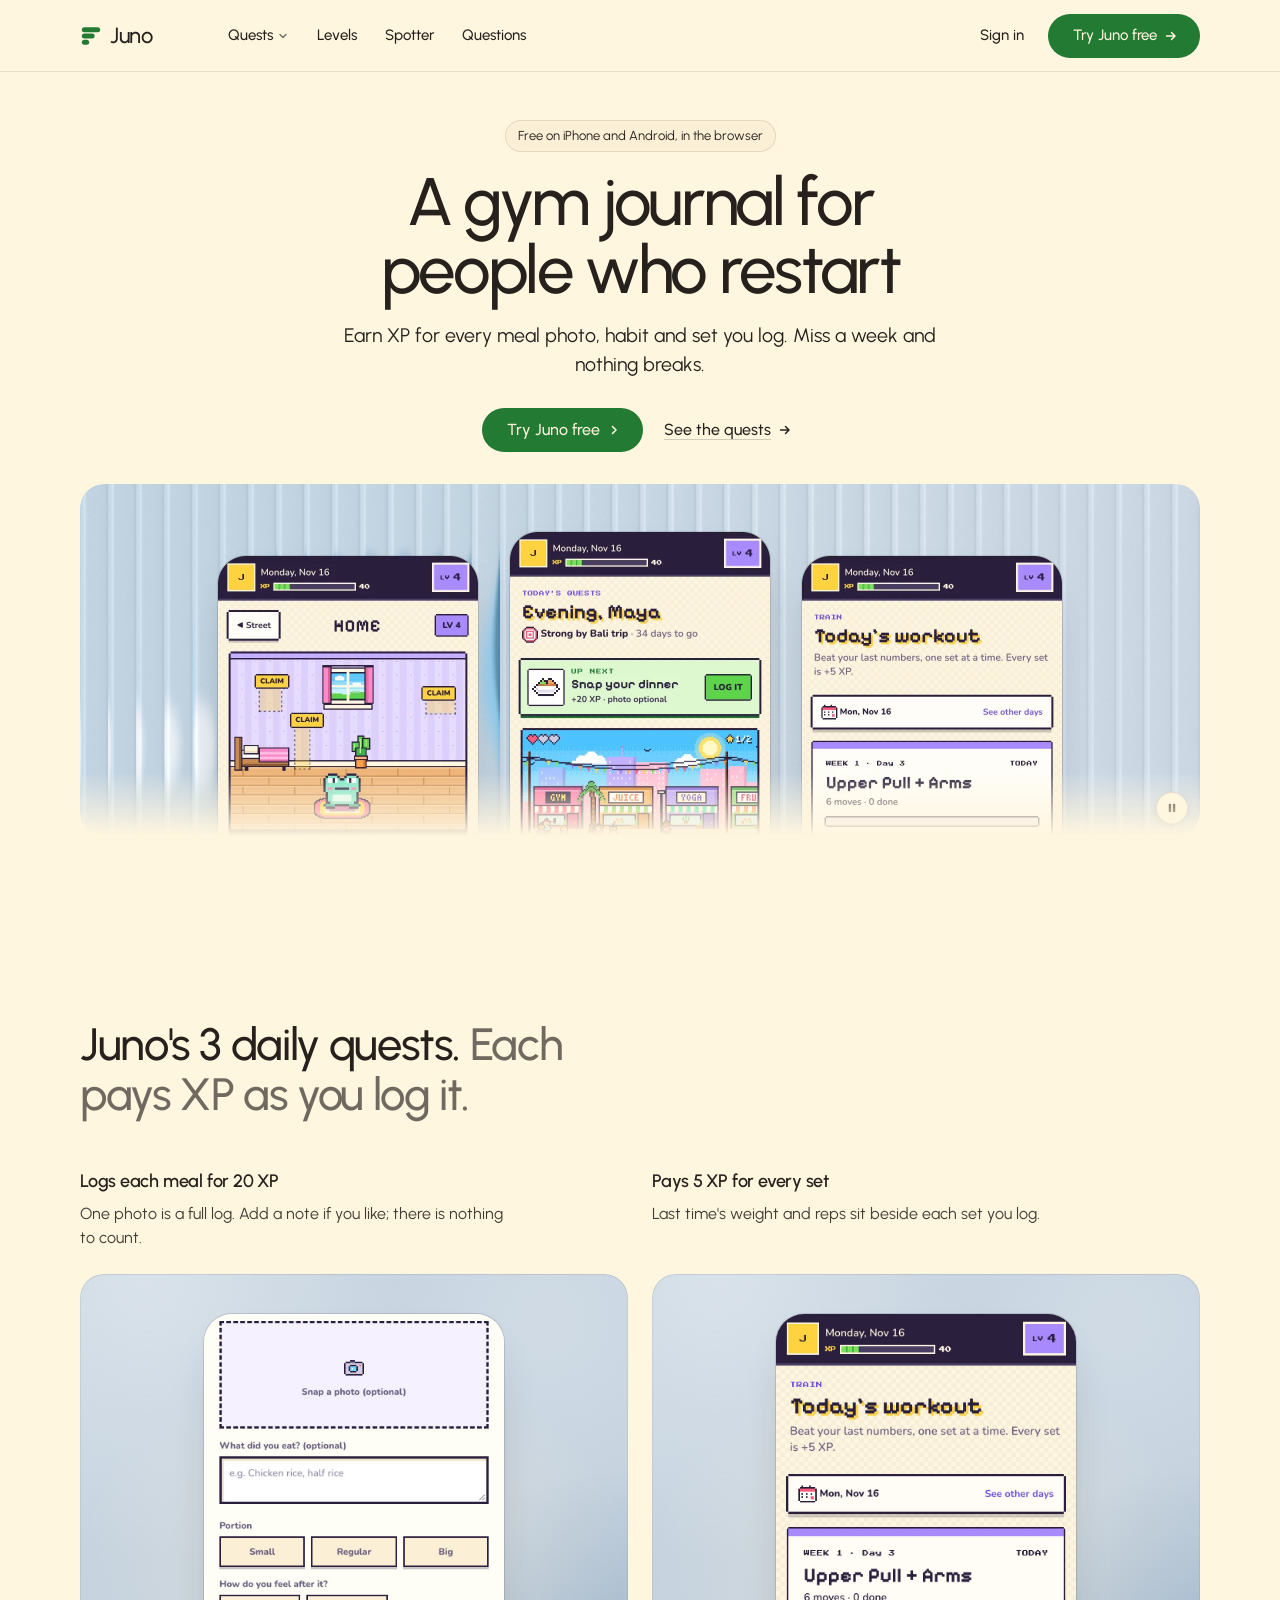
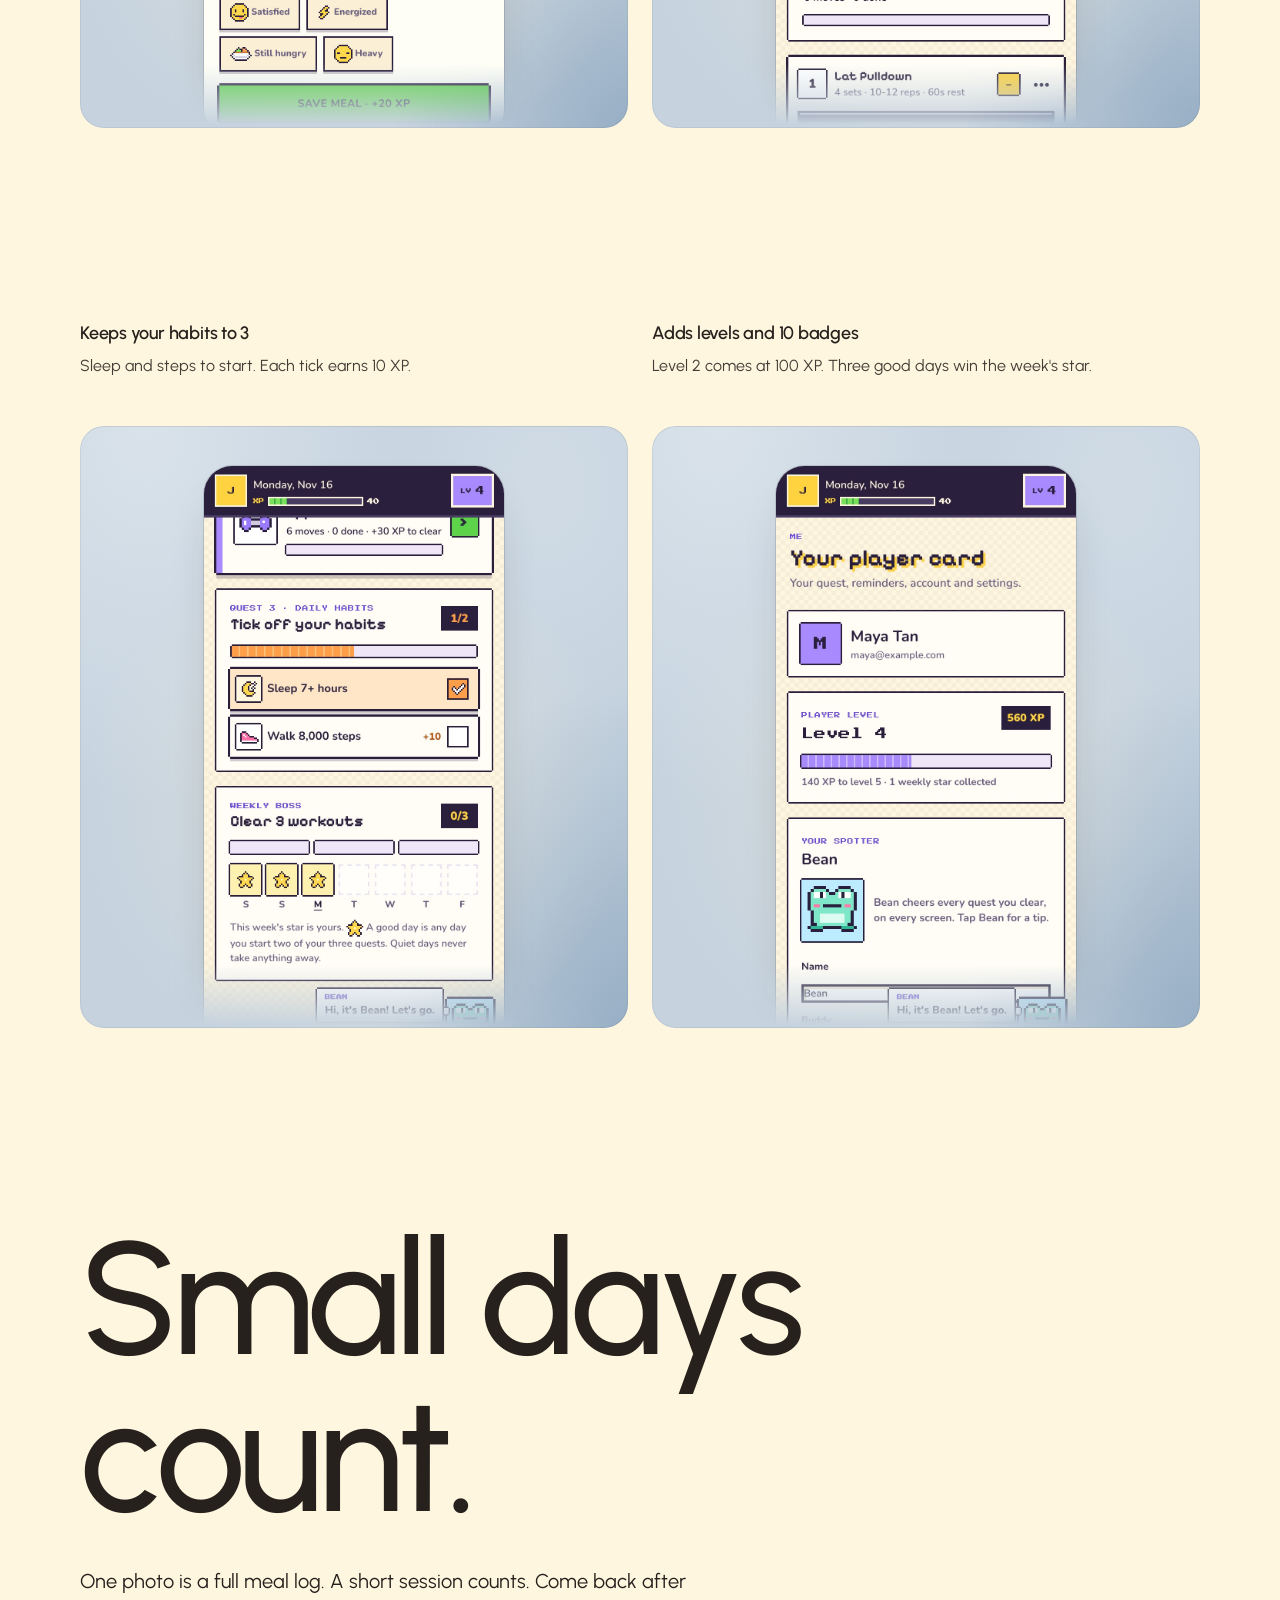
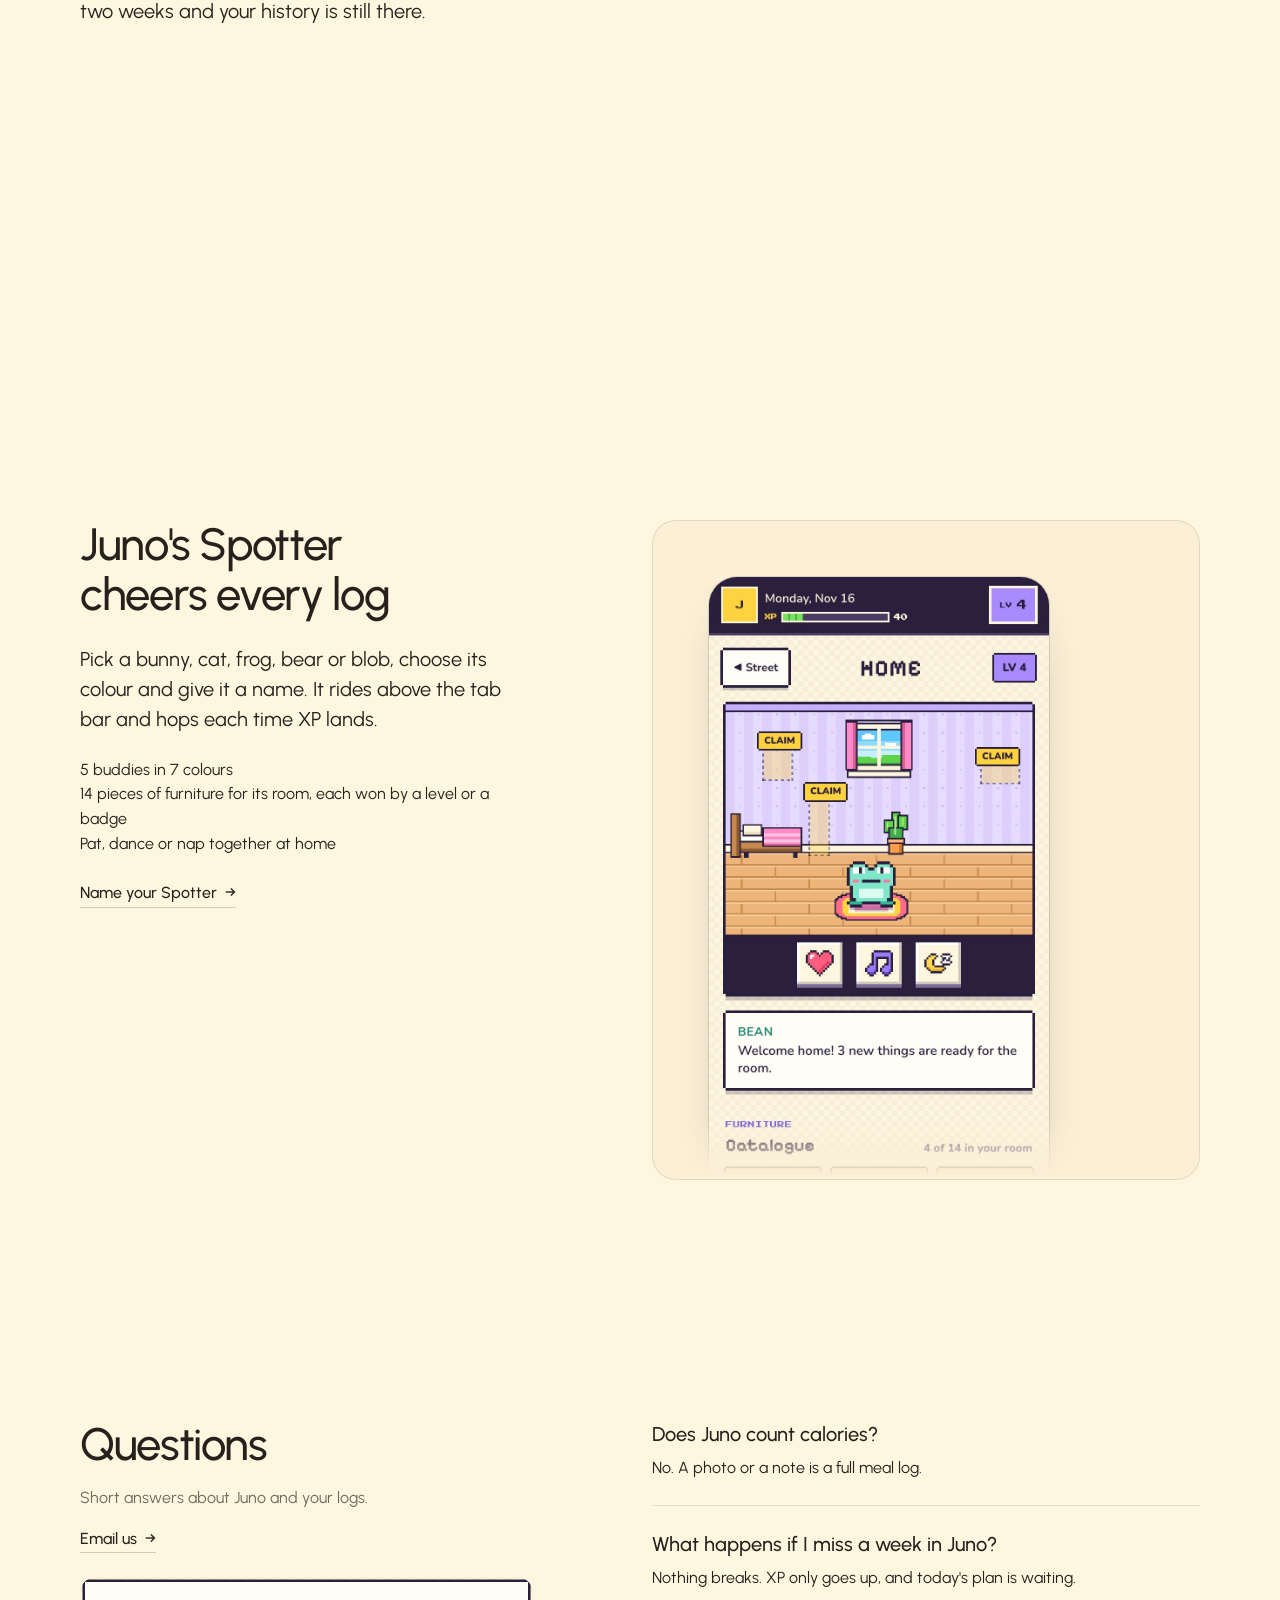
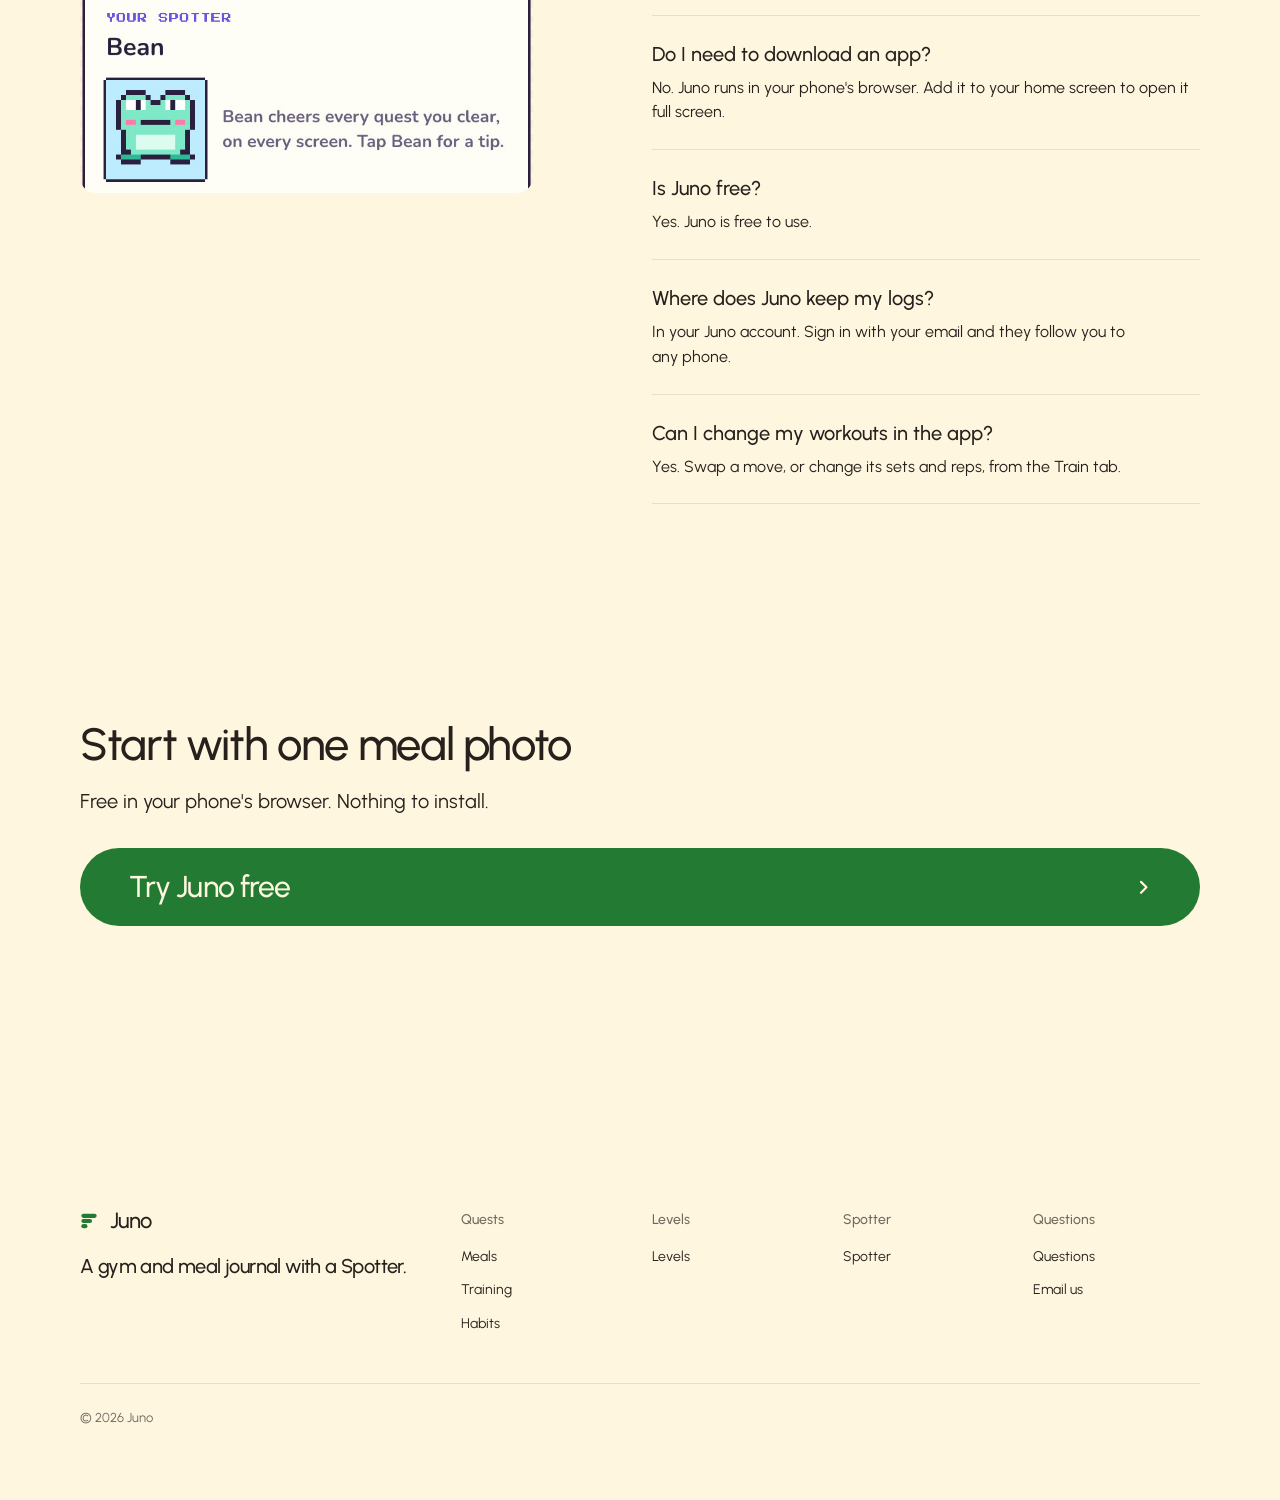
<file: landing/index.html>
<!doctype html>
<html lang="en" data-type="software" data-radius="round" data-ground="sky" data-buttons="arrow" data-motion>
<head>
<meta charset="utf-8">
<meta name="viewport" content="width=device-width, initial-scale=1, viewport-fit=cover">
<title>Juno: a gym and meal journal for people who restart</title>
<meta name="description" content="Earn XP for every meal photo, habit and set you log, with a pixel Spotter that cheers you on. Free in your phone's browser.">
<meta property="og:type" content="website">
<meta property="og:title" content="Juno: a gym and meal journal for people who restart">
<meta property="og:description" content="Log meals, habits and sets for XP. Miss a week and nothing breaks.">
<meta property="og:image" content="https://hera-ashen-five.vercel.app/landing/share.jpg">
<meta name="twitter:card" content="summary_large_image">
<link rel="icon" href="favicon.svg" type="image/svg+xml">
<meta name="theme-color" content="#fff6e0">
<link rel="canonical" href="https://hera-ashen-five.vercel.app/landing/">
<meta name="site-kind" content="software">
<meta name="page-type" content="software">
<link rel="preconnect" href="https://fonts.googleapis.com">
<link rel="preconnect" href="https://fonts.gstatic.com" crossorigin>
<link href="https://fonts.googleapis.com/css2?family=Urbanist:wght@400..700&family=DM+Mono:wght@400;500&display=swap" rel="stylesheet">
<link rel="stylesheet" href="assets/system.css">
<link rel="stylesheet" href="assets/ui/cards.css">
<link rel="stylesheet" href="assets/motion/motion.css">
<link rel="stylesheet" href="assets/backgrounds/backgrounds.css">
<link rel="stylesheet" href="assets/layout/layout.css">
<link rel="stylesheet" href="assets/icons/icon.css">
<style>
:root {
  --p-bg: #fff6e0; --p-surface: #fbefd6; --p-ink: #26211c; --p-muted: #70695f;
  --p-accent: #237a32; --p-accent-ink: #fff6e0; --p-action: #237a32; --p-action-ink: #fff6e0;
  --p-inv-bg: #26211c; --p-inv-surface: #332d27; --p-inv-ink: #fff6e0; --p-inv-muted: #a59d8e;
  --p-inv-accent: #fff6e0; --p-inv-accent-ink: #26211c; --p-inv-action: #fff6e0; --p-inv-action-ink: #26211c;
  --font-display: "Urbanist", system-ui, sans-serif;
  --font-text: "Urbanist", system-ui, sans-serif;
  --font-mono: "DM Mono", ui-monospace, "SFMono-Regular", Menlo, Consolas, monospace;
  --display-weight: 500;
  --display-tracking: -0.03em;
  --display-tracking-xl: -0.04em;
}
</style>
<script>document.documentElement.classList.add('m-enter');setTimeout(()=>document.documentElement.classList.add('m-enter-done'),700)</script>
<script src="assets/backgrounds/backgrounds.js"></script>
<script>document.documentElement.classList.add('mo-js');setTimeout(()=>document.documentElement.classList.add('mo-safe'),2500)</script>
<link rel="modulepreload" href="assets/moments/moments.js">
<link rel="modulepreload" href="assets/moments/lib.js">
<link rel="modulepreload" href="assets/moments/letters-assemble/moment.js">
<!-- page CSS: only what sits inside a visual, and one --p-h per card group -->
<style>
  /* Juno's own screens, drawn as phone captures inside the frames */
  .shot { display: block; width: 100%; height: auto; border-radius: 28px; box-shadow: 0 0 0 1px rgb(38 33 28 / .14), 0 24px 48px -28px rgb(38 33 28 / .45); }
  /* the hero's one picture: Juno's three screens, cropped inside the frame by its own box, never past it */
  .hero--centred .hero__window > .phones { bottom: 0; }
  .phones picture { display: block; height: 100%; }
  .phones img { display: block; width: 100%; height: 100%; object-fit: cover; object-position: 50% 0; }
  .hero--centred .hero__lead, #small-days .mo-la__sub { color: var(--ink); }
  #quests .panel { --p-h: 400px; }
  #quests .stage > .at-rise { --ax: calc(50% - 150px); --ay: 40px; width: 300px; }
  #spotter .stage > .at-corner { --ax: 56px; --ay: 56px; width: 340px; }
  @media (min-width: 640px) and (max-width: 1023px) { #quests .panel { --p-h: calc(100svh - 470px); } #questions .faq__item.desk-only { display: none; } }
  @media (min-width: 1024px) { #spotter .frame--split { aspect-ratio: auto; height: min(660px, calc(100svh - 240px)); } }
  .faq-card { display: block; width: 100%; height: auto; margin-top: var(--s-5); border-radius: var(--r-md); }
  @media (max-width: 639px) {
    .phones img { width: 240px; margin-inline: auto; border-radius: 28px 28px 0 0; }
    #quests .panel { --p-h: 180px; }
    .hero--centred .pill { width: 100%; justify-content: center; }
    #questions .faq__item.desk-only { display: none; }
    #small-days .mo-la__type { font-size: clamp(56px, 27vw, 120px); }
    #small-days .mo-la__sub { font-size: 20px; }
    .stage > :is(.at-rise, .at-corner) > .shot { width: min(100%, 260px); margin-inline: auto; }
  }
</style>
</head>
<body>
<!-- type: software (site-kind software, a consumer app)
     deal: hero centred, nav nav-mega, close close-type, footer footer-columns, rhythm space, buttons arrow,
     mark stack, palette Juno's own colours through start.mjs brand (cream #fff6e0, warm ink #26211c, Juno green
     #237a32; the dealt clay-pine was made for a yoga studio), type urbanist, ground sky, effect fluted-glass in the
     hero frame, tinted with Juno's sky blue
     moments: letters-assemble in #small-days (its own one-screen statement section) -->

<header class="nav">
  <div class="wrap nav__bar">
    <a class="skip-link" href="#top">Skip to content</a>
    <a class="nav__logo" href="#top"><span class="mark" data-mark="stack" aria-hidden="true"></span>Juno</a>
    <nav class="nav__links" aria-label="Main">
      <div class="nav__item">
        <a class="nav__link" href="#quests">Quests <svg class="chev" viewBox="0 0 12 12" aria-hidden="true"><path d="M3 4.5l3 3 3-3" fill="none" stroke="currentColor" stroke-width="1.5" stroke-linecap="round" stroke-linejoin="round"/></svg></a>
        <div class="nav__menu">
          <div class="wrap grid">
            <div class="menu-col span-3">
              <p class="t-label">Every day</p>
              <a href="#meals">Meals<span>One photo is a full log</span></a>
              <a href="#training">Training<span>Last time on every set</span></a>
              <a href="#habits">Habits<span>Three at most, one tap each</span></a>
            </div>
            <div class="menu-col span-3">
              <p class="t-label">Over weeks</p>
              <a href="#levels">Levels<span>XP that only goes up</span></a>
              <a href="#spotter">Spotter<span>A buddy you name and dress</span></a>
            </div>
            <a class="menu-card span-3 start-10" href="#spotter">
              <div class="panel"><img class="frame__img" src="img/home.jpg" alt="Juno's Home screen: a pixel room with a frog Spotter on a rug" loading="lazy" data-source="client" data-subject="Juno's Home screen"></div>
              <span class="t-card">New: Home</span>
              <span class="t-small muted">A room your Spotter lives in</span>
            </a>
          </div>
        </div>
      </div>
      <div class="nav__item"><a class="nav__link" href="#levels">Levels</a></div>
      <div class="nav__item"><a class="nav__link" href="#spotter">Spotter</a></div>
      <div class="nav__item"><a class="nav__link" href="#questions">Questions</a></div>
    </nav>
    <div class="nav__actions">
      <a class="nav__link" href="https://hera-ashen-five.vercel.app/">Sign in</a>
      <a class="btn btn--primary" href="https://hera-ashen-five.vercel.app/">Try Juno free</a>
    </div>
    <button class="nav__toggle" type="button" aria-expanded="false" aria-label="Menu">
      <svg width="18" height="18" viewBox="0 0 18 18" aria-hidden="true"><path d="M2 5h14M2 13h14" stroke="currentColor" stroke-width="1.6" stroke-linecap="round"/></svg>
    </button>
  </div>
</header>

<main id="top">
  <section class="hero hero--centred" data-enter aria-labelledby="hero-h">
    <div class="wrap"><div class="hero-text">
      <div class="hero__c">
        <p class="pill"><span>Free on iPhone and Android, in the browser</span></p>
        <h1 id="hero-h">A gym journal for people who restart</h1>
        <p class="hero__lead">Earn XP for every meal photo, habit and set you log. Miss a week and nothing breaks.</p>
        <div class="btn-row">
          <a class="btn btn--primary" href="https://hera-ashen-five.vercel.app/">Try Juno free<svg class="m-arrow" viewBox="0 0 12 12" aria-hidden="true"><path class="m-arrow__stem" d="M1 6h8"/><path class="m-arrow__head" d="M4.5 2.5 8 6l-3.5 3.5"/></svg></a>
          <a class="btn btn--secondary" href="#quests">See the quests</a>
        </div>
      </div>
      <div class="hero__window" data-fx="fluted-glass" data-fx-seed="31" data-fx-palette='{"accent":"#5ec8ff","surface":"#bdebff"}' role="img" aria-label="Three Juno screens: Today's quests with the pixel street, the Home room, and today's workout">
        <div class="ly-piece phones" aria-hidden="true">
          <picture>
            <source media="(max-width: 639px)" srcset="img/today.jpg" width="780" height="1688">
            <img src="img/hero-phones.webp" alt="" width="1760" height="1240" fetchpriority="high" data-source="client" data-subject="Juno's Home, Today and Train screens">
          </picture>
        </div>
      </div>
    </div></div>
  </section>

  <section class="section g2" id="quests" aria-labelledby="quests-h">
    <div class="wrap">
      <div class="group">
        <div class="section-head">
          <h2 id="quests-h">Juno's 3 daily quests. <span class="muted">Each pays XP as you log it.</span></h2>
        </div>
        <div class="grid">
          <article class="card card--row card--open span-6" id="meals">
            <h3>Logs each meal for 20 XP</h3>
            <p>One photo is a full log. Add a note if you like; there is nothing to count.</p>
            <div class="panel">
              <div class="stage stage--fade-b"><div class="at-rise"><img class="shot" src="img/meal.jpg" alt="Juno's Log lunch sheet: a photo slot, a note, portion and how you felt after" width="780" height="1100" loading="lazy" data-source="client" data-subject="Juno's meal log"></div></div>
            </div>
          </article>
          <article class="card card--row card--open span-6" id="training">
            <h3>Pays 5 XP for every set</h3>
            <p>Last time's weight and reps sit beside each set you log.</p>
            <div class="panel">
              <div class="stage stage--fade-b"><div class="at-rise"><img class="shot" src="img/train.jpg" alt="Juno's workout screen: Lat pulldown with last time's 22.5 kg by 10 beside each set" width="780" height="1688" loading="lazy" data-source="client" data-subject="Juno's workout log"></div></div>
            </div>
          </article>
        </div>
      </div>
      <div class="grid">
        <article class="card card--row card--open span-6" id="habits">
          <h3>Keeps your habits to 3</h3>
          <p>Sleep and steps to start. Each tick earns 10 XP.</p>
          <div class="panel">
            <div class="stage stage--fade-b"><div class="at-rise"><img class="shot" src="img/habits.jpg" alt="Juno's daily habits: Sleep 7+ hours ticked, Walk 8,000 steps still open" width="780" height="1688" loading="lazy" data-source="client" data-subject="Juno's habits"></div></div>
          </div>
        </article>
        <article class="card card--row card--open span-6" id="levels">
          <h3>Adds levels and 10 badges</h3>
          <p>Level 2 comes at 100 XP. Three good days win the week's star.</p>
          <div class="panel">
            <div class="stage stage--fade-b"><div class="at-rise"><img class="shot" src="img/spotter.jpg" alt="Juno's player card: level 4 at 560 XP, and the Spotter card for a frog called Bean" width="780" height="1688" loading="lazy" data-source="client" data-subject="Juno's player card"></div></div>
          </div>
        </article>
      </div>
    </div>
  </section>

  <section class="section" id="small-days" data-moment="letters-assemble" aria-labelledby="small-days-h">
    <div class="wrap">
      <h2 class="mo-la__type" id="small-days-h">Small days count.</h2>
      <p class="mo-la__sub">One photo is a full meal log. A short session counts. Come back after two weeks and your history is still there.</p>
    </div>
  </section>

  <section class="section" id="spotter" aria-labelledby="spotter-h">
    <div class="wrap">
      <div class="grid">
        <div class="span-5 stack-5">
          <h2 id="spotter-h">Juno's Spotter cheers every log</h2>
          <p class="t-lead">Pick a bunny, cat, frog, bear or blob, choose its colour and give it a name. It rides above the tab bar and hops each time XP lands.</p>
          <ul class="facts">
            <li>5 buddies in 7 colours</li>
            <li>14 pieces of furniture for its room, each won by a level or a badge</li>
            <li>Pat, dance or nap together at home</li>
          </ul>
          <a class="link" href="https://hera-ashen-five.vercel.app/">Name your Spotter</a>
        </div>
        <div class="frame frame--split span-6 start-7">
          <div class="stage stage--fade-br"><div class="at-corner to-edge"><img class="shot" src="img/home.jpg" alt="Juno's Home: a frog Spotter on a rug, with spots marked Claim where new furniture goes" width="780" height="1688" loading="lazy" data-source="client" data-subject="Juno's Home screen"></div></div>
        </div>
      </div>
    </div>
  </section>

  <section class="section" id="questions" aria-labelledby="questions-h">
    <div class="wrap">
      <div class="grid">
        <div class="span-5 stack-4">
          <h2 id="questions-h">Questions</h2>
          <p class="muted">Short answers about Juno and your logs.</p>
          <a class="link" href="mailto:hello@juno.example">Email us</a>
          <img class="faq-card" src="img/spotter-card.jpg" alt="Juno's Spotter card: a frog called Bean who cheers every quest you clear" width="732" height="348" loading="lazy" data-source="client" data-subject="Juno's Spotter card">
        </div>
        <div class="faq span-6 start-7">
          <div class="faq__item"><h3>Does Juno count calories?</h3><p>No. A photo or a note is a full meal log.</p></div>
          <div class="faq__item"><h3>What happens if I miss a week in Juno?</h3><p>Nothing breaks. XP only goes up, and today's plan is waiting.</p></div>
          <div class="faq__item desk-only"><h3>Do I need to download an app?</h3><p>No. Juno runs in your phone's browser. Add it to your home screen to open it full screen.</p></div>
          <div class="faq__item"><h3>Is Juno free?</h3><p>Yes. Juno is free to use.</p></div>
          <div class="faq__item"><h3>Where does Juno keep my logs?</h3><p>In your Juno account. Sign in with your email and they follow you to any phone.</p></div>
          <div class="faq__item desk-only"><h3>Can I change my workouts in the app?</h3><p>Yes. Swap a move, or change its sets and reps, from the Train tab.</p></div>
        </div>
      </div>
    </div>
  </section>
</main>

<footer class="footer closing" id="contact" aria-labelledby="close-h">
  <div class="wrap">
    <div class="closing__cta close--type">
      <div class="section-head">
        <h2 id="close-h">Start with one meal photo</h2>
        <p>Free in your phone's browser. Nothing to install.</p>
      </div>
      <a class="btn btn--primary btn--xl btn--wide" href="https://hera-ashen-five.vercel.app/">Try Juno free<svg class="m-arrow" viewBox="0 0 12 12" aria-hidden="true"><path class="m-arrow__stem" d="M1 6h8"/><path class="m-arrow__head" d="M4.5 2.5 8 6l-3.5 3.5"/></svg></a>
    </div>
    <div class="closing__links">
      <div class="grid">
        <div class="span-4 stack-4">
          <a class="nav__logo" href="#top"><span class="mark" data-mark="stack" aria-hidden="true"></span>Juno</a>
          <p class="footer__lede">A gym and meal journal with a Spotter.</p>
        </div>
        <div class="span-2 footer__col"><h3>Quests</h3><ul><li><a href="#meals">Meals</a></li><li><a href="#training">Training</a></li><li><a href="#habits">Habits</a></li></ul></div>
        <div class="span-2 footer__col"><h3>Levels</h3><ul><li><a href="#levels">Levels</a></li></ul></div>
        <div class="span-2 footer__col"><h3>Spotter</h3><ul><li><a href="#spotter">Spotter</a></li></ul></div>
        <div class="span-2 footer__col"><h3>Questions</h3><ul><li><a href="#questions">Questions</a></li><li><a href="mailto:hello@juno.example">Email us</a></li></ul></div>
      </div>
      <div class="footer__legal">
        <span>&copy; 2026 Juno</span>
        <div class="socials"></div>
      </div>
    </div>
  </div>
</footer>

<script type="module" src="assets/system.js"></script>
<script type="module" src="assets/motion/motion.js"></script>
<script type="module" src="assets/layout/layout.js"></script>
</body>
</html>
</file>
<file: landing/assets/system.css>
/*
  taste-skill system.css - the one system for the page. Link it first, then assets/ui/cards.css (the
  feature card, its panel and the fragment placements), then set the palette (--p-*), the fonts and
  the radius set on :root in the page (node scripts/start.mjs prints that block).
  Do not add a second grid, spacing scale, type scale, radius scale, button or card style.
*/

/* ---------------------------------------------------------------- tokens */
:root {
  /* palette (hex only; fx.js reads --bg --surface --ink --muted --accent --accent-ink) */
  --p-bg: #ffffff;
  --p-surface: #f4f4f4;
  --p-ink: #111111;
  --p-muted: #6b6b6b;
  --p-accent: #1a4be0;
  --p-accent-ink: #ffffff;
  --p-action: #1a4be0;      /* buttons, links, focus: the accent, or the ink when the accent is too pale */
  --p-action-ink: #ffffff;
  --p-inv-bg: #111111;
  --p-inv-surface: #1c1c1c;
  --p-inv-ink: #f4f4f4;
  --p-inv-muted: #a3a3a3;
  --p-inv-accent: #ffffff;
  --p-inv-accent-ink: #111111;
  --p-inv-action: #ffffff;
  --p-inv-action-ink: #111111;
  /* the lit ground behind UI and in the closing band (references/cards.md), one per page, tech pages only
     (none on kind other, which is flat): <html data-ground="sand|sky|sage|painting">. system.js gives it to every ground
     that holds UI, on light and dark pages alike; --hue on one panel changes only its accent */
  --ground-bg: #d9ccb7; --ground-surface: #e9e0d2; --ground-ink: #2a2622; --ground-muted: #5a534a; --ground-accent: #a8794a;

  /* fonts */
  --font-display: system-ui, -apple-system, "Segoe UI", sans-serif;
  --font-text: system-ui, -apple-system, "Segoe UI", sans-serif;
  --font-mono: ui-monospace, "SFMono-Regular", Menlo, Consolas, monospace;
  --display-weight: 400;    /* headlines 400; 500 on a tech page (software, gaming, hardware) */
  --display-tracking: -0.025em;

  /* the page rhythm (references/layout-v4.md): one section per screen. The header is fixed and
     --nav tall; every section is padded --padt above and --padb (plus the phone action bar, --bar)
     below, and is exactly one or two screens tall (--h: 1 or 2; --hm on a phone). The hero's words
     start --hgap under the header and its content ends --hpadb above the fold. */
  --nav: 72px;
  --padt: 120px;
  --padb: 72px;
  --hgap: 48px;
  --hpadb: 64px;
  --bar: 0px;
  /* grid: one .wrap (alias .container) for the header, every section and the footer, the same
     --gut on both sides: 1280 wide at x 80-1360 at 1440, 342 at x 24-366 at 390 */
  --container: 1280px;
  --gut: 80px;
  --pad: var(--gut);
  --gutter: 24px;

  /* spacing: 4/8 scale */
  --s-1: 4px;  --s-2: 8px;  --s-3: 12px; --s-4: 16px; --s-5: 24px;
  --s-6: 32px; --s-7: 48px; --s-8: 64px; --s-9: 96px; --s-10: 128px;
  --section: 40px;      /* only a .section outside main (the kit's demo pages); every main > section and
                           footer.closing take --padt and --padb */
  --section-band: 56px; /* the same for an older footer outside footer.closing */
  --head-gap: 48px;     /* the one heading-to-content gap, 32 on a phone (layout.css reads it as --ly-head-gap) */
  --card-pad: 16px;     /* card padding (cards.css sets its own for cards with a panel) */
  --card-gap: 16px;     /* gap between cards */

  /* type scale (the only sizes on the page) */
  --t-label: 13px;
  --t-small: 14px;
  --t-body: 16px;
  --t-lead: 18px;
  --t-card: 18px;
  --t-h3: 24px;
  /* straight lines from the phone size at 390 to the desktop size at 1440 (system.md's table) */
  --t-h2: clamp(30px, 1.72vw + 23.3px, 48px);
  --t-h1: clamp(38px, 3.24vw + 25.4px, 72px);
  /* a big number stays a step under the h2 (VI-11): 38 at 1440, 28 at 390, so it never reads as a
     section heading; a stats row and a price set their own, smaller still */
  --t-stat: clamp(28px, .952vw + 24.29px, 38px);

  /* radius: one scale (soft by default; data-radius on <html> switches it) */
  --r-sm: 8px;  --r-md: 12px; --r-lg: 20px; --r-btn: 8px;

  /* controls (fixed here; a page never adds its own) */
  --btn-h: 44px;
  --btn-h-sm: 36px;
  --nav-h: var(--nav);  /* the older name, kept for the kit's files */
  --icon: 16px;         /* small icons: socials, menu chevrons, mono brand marks */

  /* motion: the one UI ease-out (motion.css --m-ease and ui/base.css --u-ease read it; references/motion.md) */
  --ease: cubic-bezier(.2, .8, .2, 1);
  --dur: 180ms;
}
html[data-radius="sharp"] { --r-sm: 4px; --r-md: 6px;  --r-lg: 8px;  --r-btn: 4px; }
html[data-radius="soft"]  { --r-sm: 8px; --r-md: 12px; --r-lg: 20px; --r-btn: 8px; }
html[data-radius="round"] { --r-sm: 10px; --r-md: 16px; --r-lg: 24px; --r-btn: 999px; }
/* the four lit grounds (references/cards.md); sand is the default above. painting goes with
   painterly-landscape (x.ai's daylight sky over olive hills) */
html[data-ground="sky"]      { --ground-bg: #c6d3df; --ground-surface: #d6e0e9; --ground-ink: #25303a; --ground-muted: #4d5964; --ground-accent: #3f6a92; }
html[data-ground="sage"]     { --ground-bg: #cdd6c6; --ground-surface: #dce3d6; --ground-ink: #262d24; --ground-muted: #535b51; --ground-accent: #6c8e63; }
html[data-ground="painting"] { --ground-bg: #79a8d6; --ground-surface: #a6c4e2; --ground-ink: #16212c; --ground-muted: #273949; --ground-accent: #9c9b3c; }
/* cards.css takes its card and panel radii from this scale */
html[data-radius] .card { --c-r: var(--r-lg); }
html[data-radius] .panel { --p-r: var(--r-md); }

/* a phone: the header 56, the sections padded 96 / 48, the hero's words 40 under the header and its
   content ending 24 above the fold, 24 at both sides, 12 between columns */
@media (max-width: 639px) {
  :root { --nav: 56px; --padt: 96px; --padb: 48px; --hgap: 40px; --hpadb: 24px; --gut: 24px; --gutter: 12px; --card-gap: 12px; --head-gap: 32px; }
}
@media (min-width: 640px) {
  :root { --gut: 48px; --section: 48px; --section-band: 72px; --card-pad: 24px; }
}
@media (min-width: 1024px) {
  :root { --gut: 80px; --section: 56px; --section-band: 96px; --card-gap: 24px;
          --t-lead: 20px; --t-card: 20px; --t-h3: 28px; }
  /* a place (and a local service): the 1200 column at x 120-1320 */
  html[data-type="place"] { --gut: 120px; --container: 1200px; }
}
/* a place (VI-06, ST-96, PH-23): its own smaller type (h1 48/53 and 32/37, h2 32/40 and 24/30, titles
   and the sub-line 20 and 18), the Recipe 3 hero's gap under its photograph (40, 24 on a phone),
   square photographs and cards and 2px buttons, whatever data-radius and data-buttons say */
:root[data-type="place"] {
  --hgap: 40px;
  --t-h1: clamp(32px, 1.524vw + 26.06px, 48px);
  --t-h2: clamp(24px, .762vw + 21px, 32px);
  --t-h3: clamp(20px, .381vw + 18.51px, 24px);
  --r-sm: 2px; --r-md: 0px; --r-lg: 0px; --r-btn: 2px;
}
:root[data-type="place"] :is(h1, .t-h1) { line-height: 1.104; }
:root[data-type="place"] :is(h2, .t-h2) { line-height: 1.25; }
@media (max-width: 639px) {
  :root[data-type="place"] { --hgap: 24px; }
  :root[data-type="place"] :is(h1, .t-h1) { line-height: 1.156; }
}

/* ---------------------------------------------------------------- grounds (at most three) */
:root, .ground-base {
  --bg: var(--p-bg); --surface: var(--p-surface); --ink: var(--p-ink); --muted: var(--p-muted);
  --accent: var(--p-accent); --accent-ink: var(--p-accent-ink); --card: var(--p-surface);
  --action: var(--p-action); --action-ink: var(--p-action-ink);
}
.ground-surface {
  --bg: var(--p-surface); --surface: var(--p-bg); --ink: var(--p-ink); --muted: var(--p-muted);
  --accent: var(--p-accent); --accent-ink: var(--p-accent-ink); --card: var(--p-bg);
  --action: var(--p-action); --action-ink: var(--p-action-ink);
}
.ground-inverse {
  --bg: var(--p-inv-bg); --surface: var(--p-inv-surface); --ink: var(--p-inv-ink); --muted: var(--p-inv-muted);
  --accent: var(--p-inv-accent); --accent-ink: var(--p-inv-accent-ink); --card: var(--p-inv-surface);
  --action: var(--p-inv-action); --action-ink: var(--p-inv-action-ink);
}
:root, .ground-base, .ground-surface, .ground-inverse {
  --line: color-mix(in oklab, var(--ink) 11%, transparent);
  --line-strong: color-mix(in oklab, var(--ink) 20%, transparent);
  /* effects (fx.js) and UI fragments (assets/ui) take the colours of the ground they sit on */
  --fx-bg: var(--bg); --fx-surface: var(--surface); --fx-ink: var(--ink); --fx-muted: var(--muted);
  --fx-accent: var(--accent); --fx-accent-ink: var(--accent-ink);
  --ui-font: var(--font-text); --ui-mono: var(--font-mono); --ui-radius: var(--r-md);
}
.ground-base, .ground-surface, .ground-inverse { background: var(--bg); color: var(--ink); }

/* ---------------------------------------------------------------- base */
*, *::before, *::after { box-sizing: border-box; }
/* an anchor lands on the section's top (the judge's frame): the fixed header covers --nav of its --padt */
html { -webkit-text-size-adjust: 100%; scroll-padding-top: 0; scroll-behavior: auto; margin: 0; }
body {
  margin: 0; background: var(--bg); color: var(--ink);
  font: 400 var(--t-body)/1.55 var(--font-text);
  -webkit-font-smoothing: antialiased; text-rendering: optimizeLegibility; overflow-x: clip;
}
img, svg, video, canvas { display: block; max-width: 100%; }
/* hidden means hidden, also on an img the line above makes a block (a menu tab's photograph, a peek photograph) */
[hidden] { display: none !important; }
img, video { height: auto; }
a { color: inherit; text-decoration: none; }
button { font: inherit; color: inherit; }
h1, h2, h3, h4, p, ul, ol, figure, blockquote { margin: 0; }
ul, ol { padding: 0; list-style: none; }
h1, h2, h3, h4 {
  font-family: var(--font-display); font-weight: var(--display-weight);
  letter-spacing: var(--display-tracking); text-wrap: balance; overflow-wrap: break-word;
  /* a long word (a German compound at 390) breaks at a syllable with a hyphen, in the language of <html lang>;
     only words of 10 letters or more, 4 at least on each side, so a short English heading never breaks */
  hyphens: auto; -webkit-hyphens: auto; hyphenate-limit-chars: 10 4 4;
}
h1, .t-h1 { font-size: var(--t-h1); line-height: 1.04; }
h2, .t-h2 { font-size: var(--t-h2); line-height: 1.1; }
h3, .t-h3 { font-size: var(--t-h3); line-height: 1.2; }
h4, .t-card { font-family: var(--font-text); font-weight: 500; font-size: var(--t-card); line-height: 1.3; letter-spacing: -0.01em; }
p { text-wrap: pretty; }
.t-lead  { font-size: var(--t-lead); line-height: 1.5; }
.t-body  { font-size: var(--t-body); line-height: 1.55; }
.t-small { font-size: var(--t-small); line-height: 1.5; }
.t-label { font-size: var(--t-label); font-weight: 500; line-height: 1.4; letter-spacing: 0.01em; }
.t-stat  { font-family: var(--font-display); font-weight: var(--display-weight); font-size: var(--t-stat);
           line-height: 1; letter-spacing: var(--display-tracking); font-variant-numeric: tabular-nums; }
.muted { color: var(--muted); }
.mono  { font-family: var(--font-mono); }
.measure { max-width: 62ch; }
:focus-visible { outline: 2px solid var(--action); outline-offset: 2px; border-radius: 2px; }
::selection { background: color-mix(in oklab, var(--accent) 30%, transparent); }

/* ---------------------------------------------------------------- grid */
.wrap, .container { width: min(100% - 2 * var(--gut), var(--container)); margin-inline: auto; padding-inline: 0; }
.grid { display: grid; grid-template-columns: repeat(12, minmax(0, 1fr)); column-gap: var(--gutter); row-gap: var(--card-gap); }
.grid > * { min-width: 0; grid-column: 1 / -1; }
.section { padding-block: var(--section); }

/* ---------------------------------------------------------------- one section per screen
   The page is a stack of screens. Framed at scrollY = k x the screen height, a shot shows exactly one
   section: the hero alone on the first screen, every other section (and footer.closing, the close and
   the footer in one) exactly one or two screens tall, its h2 first, --padt under its top. Heights
   and padding do it: no pinning, snapping or script.
     <section class="section" id=".." style="--h: 2">     (2 screens; --hm sets a phone's count alone)
       <div class="wrap"> the h2 first, then the content </div>     (the one in-flow child)
     </section>
   A layer (a full-bleed photograph or ground behind the words) is an <img class="layer" aria-hidden="true">
   beside the .wrap. Content must fit: one screen holds 708px of content at 1440x900 (900 - 120 - 72),
   two hold 1,608 (the second screen's part starts --padt under its top with .g2). From 640 to 1279 a
   section keeps at least its screens and grows past them rather than overlap the next. */
main > :is(section, .section), footer.closing {
  position: relative; box-sizing: border-box;
  height: calc(var(--h, 1) * 100vh); height: calc(var(--h, 1) * 100svh);
  padding: var(--padt) 0 calc(var(--padb) + var(--bar));
}
main > :is(section, .section) > :is(.wrap, .container), footer.closing > .wrap { position: relative; z-index: 1; height: 100%; }
main > :is(section, .section) > :is(.wrap, .container):not(.grid) { display: flex; flex-direction: column; }
/* a .wrap that is the section's grid too (class="wrap grid"): its rows start at the top */
main > :is(section, .section) > :is(.wrap, .container).grid { align-content: start; }
/* .fill: the block that takes what the screen leaves under the heading (a photograph, a frame) */
main > :is(section, .section) > .wrap > .fill { flex: 1 1 0; min-height: 0; }
/* two screens as two groups: row 1 the h2 and the first group, row 2 the rest (no second h2), starting
   --padt under the second screen's top, so the second shot looks like any other section */
main > :is(section, .section).g2, footer.closing.g2 { --h: 2; }
main > :is(section, .section).g2 > :is(.wrap, .container), footer.closing.g2 > .wrap { display: grid; grid-template-rows: minmax(0, 1fr) minmax(0, 1fr); row-gap: calc(var(--padt) + var(--padb) + var(--bar)); }
main > :is(section, .section).g2 > :is(.wrap, .container) > *, footer.closing.g2 > .wrap > * { min-height: 0; align-self: start; }
main > :is(section, .section).g2 > :is(.wrap, .container) > :is(.group, .fill) { align-self: stretch; }
/* a group: one screen's part of a .g2 section (its h2 and first rows, or the rest) */
.group { display: flex; flex-direction: column; min-height: 0; }
/* each screen's card row runs down to that screen's foot (the cards stretch, their panels grow), so
   the second screen of a .g2 is never a short row over an empty ground; both rows end on the same line */
@media (min-width: 1024px) {
  main > :is(section, .section).g2 > .wrap > .grid:last-child,
  main > :is(section, .section).g2 > .wrap > .group > .grid:last-child { align-self: stretch; flex: 1 1 auto; min-height: 0; }
}
.group > .fill { flex: 1 1 0; min-height: 0; }
@media (min-width: 640px) and (max-width: 1279px) {
  main > :is(section, .section):not(.hero, .section--hero), footer.closing {
    height: auto; min-height: calc(var(--h, 1) * 100vh); min-height: calc(var(--h, 1) * 100svh);
  }
  /* the section is a column and its .wrap takes all of it, so a .fill (a photograph, a frame) still
     grows to the section's foot (a min-height percentage would not resolve, leaving it at its least) */
  /* :where() keeps it at no weight, so a page's own phone- or tablet-only hiding (section.desk-only { display: none }) wins */
  :where(main > :is(section, .section):not(.hero, .section--hero), footer.closing) { display: flex; flex-direction: column; }
  main > :is(section, .section):not(.hero, .section--hero) > :is(.wrap, .container), footer.closing > .wrap { flex: 1 0 auto; height: auto; min-height: 0; }
}
/* a phone: lvh (the screen with its bars hidden) for every section but the hero; --hm when stacking
   makes the content taller than the desktop count */
@media (max-width: 639px) {
  /* at least its screens, never less: content a screen cannot hold makes the section taller (the rhythm
     check then asks for --hm: 2 or less content); a fixed height would lay its last rows over the next
     section, the fault the phone shots showed most (a list under the closing heading and its button) */
  main > :is(section, .section):not(.hero, .section--hero), footer.closing {
    height: auto; min-height: calc(var(--hm, var(--h, 1)) * 100vh); min-height: calc(var(--hm, var(--h, 1)) * 100lvh);
  }
  /* one grid row at least the screens tall that grows with the .wrap's content: the .wrap is stretched to
     it, so its .fill and its two groups still share a definite height */
  /* (at no weight, as on the tablet: a page's own section.desk-only { display: none } still hides it) */
  :where(main > :is(section, .section):not(.hero, .section--hero):has(> :is(.wrap, .container)), footer.closing) {
    display: grid; grid-template-columns: minmax(0, 1fr); grid-template-rows: 1fr; grid-auto-rows: auto;
  }
  main > :is(section, .section):not(.hero, .section--hero) > :is(.wrap, .container), footer.closing > .wrap { height: auto; }
  main > :is(section, .section).g2m, footer.closing.g2m { --hm: 2; }
  main > :is(section, .section).g2m > :is(.wrap, .container), footer.closing.g2m > .wrap { display: grid; grid-template-rows: minmax(0, 1fr) minmax(0, 1fr); row-gap: calc(var(--padt) + var(--padb) + var(--bar)); }
  /* stacked in one, the two groups keep the open cards' 32px, so the first group's last panel never meets
     the next card's title */
  main > :is(section, .section).g2:not(.g2m) > :is(.wrap, .container) { display: flex; row-gap: var(--s-6); }
  /* what the two screens leave goes around the second group, so it opens below the header, not on the fold */
  main > :is(section, .section).g2:not(.g2m) > :is(.wrap, .container) > :last-child { margin-block: auto; }
  main > :is(section, .section).g2:not(.g2m) > :is(.wrap, .container) > * { align-self: stretch; }
}
/* a layer: the photograph or ground of a whole section, under its words, edge to edge */
main > :is(section, .section) > :is(img, video, canvas, picture).layer,
footer.closing > :is(img, video, canvas, picture).layer {
  position: absolute; inset: 0; z-index: 0; width: 100%; height: 100%; max-width: none; object-fit: cover; object-position: var(--pos, 50% 50%);
}
main > :is(section, .section) > picture.layer > img { width: 100%; height: 100%; object-fit: cover; }

/* the hero: exactly the first screen, the fixed header over its top. Its words start --hgap under the
   header (--photo adds a full-bleed photograph's height above them on a place); its content ends
   --hpadb above the fold, and nothing of the next section shows, at 1440, 1024, 820 and 390.
     <section class="hero hero--<type>"><div class="wrap"><div class="hero-text"> .. </div>[one strip]</div></section>
   .hero-text holds the whole composition (the words, and the picture or window beside or under them);
   one docked strip (logos, three facts) may follow it, at most 96px, desktop only. */
main > :is(.hero, .section--hero) {
  height: 100vh; height: 100svh; min-height: 0;
  padding: calc(var(--nav) + var(--photo, 0px) + var(--hgap)) 0 calc(var(--hpadb) + var(--bar));
}
:is(.hero, .section--hero) > .wrap { height: 100%; display: grid; grid-template-rows: minmax(0, 1fr) auto; row-gap: var(--s-7); }
:is(.hero, .section--hero) > .wrap > .hero-text { min-height: 0; }
/* a phone: the hero is at least the first screen and grows when a short phone (320x640) cannot hold its
   words, buttons and picture, so nothing of it lies over the next section or under the header */
@media (max-width: 639px) {
  main > :is(.hero, .section--hero) { height: auto; min-height: 100vh; min-height: 100svh; }
  main > :is(.hero, .section--hero):has(> :is(.wrap, .container)) { display: grid; grid-template-columns: minmax(0, 1fr); grid-template-rows: 1fr; grid-auto-rows: auto; }
  main > :is(.hero, .section--hero) > :is(.wrap, .container) { height: auto; }
}
:is(.hero, .section--hero) > .wrap > .hero-strip { grid-row: 2; max-height: 96px; }
@media (max-width: 639px) { :is(.hero, .section--hero) > .wrap > .hero-strip { display: none; } }
.section--hero .section-head { max-width: 860px; }
/* the starter's own hero (hero-split): the words on span-5 top-aligned, the picture on span-6 start-7
   as tall as the hero's content box (at most 716 at 1440x900); a phone stacks words, then the picture
   in what is left */
.hero-text.hero-split { height: 100%; align-items: stretch; }
.hero-split > .hero-copy { align-self: start; }
.hero-split > .hero-visual { position: relative; min-height: 0; height: 100%; }
@media (max-width: 1023px) {
  .hero-text.hero-split { display: flex; flex-direction: column; gap: var(--s-6); }
  .hero-split > .hero-visual { flex: 1 1 0; min-height: 200px; height: auto; }
}
.hero-copy > * + * { margin-top: var(--s-5); }
/* the h1 first in the words' column: its capitals start on the picture's top line, not the line box's
   (the leading above the capitals would put the words about 12px under the photograph's top) */
.hero-copy > h1:first-child { text-box: trim-start cap alphabetic; }
.hero-copy > .btn-row { margin-top: var(--s-6); }
/* three short facts at the foot of the words' column, on the picture's bottom line (no dead space
   under the buttons): <dl class="hero-facts"><div><dt>..</dt><dd>..</dd></div> x3</dl> */
@media (min-width: 1024px) {
  .hero-split > .hero-copy { height: 100%; display: flex; flex-direction: column; }
  .hero-split > .hero-copy > .hero-facts { margin-top: auto; }
}
.hero-facts { display: grid; grid-template-columns: repeat(3, minmax(0, 1fr)); gap: var(--s-5) var(--gutter); margin: 0; }
.hero-facts > div { display: grid; gap: var(--s-1); align-content: start; }
.hero-facts dt { font-size: var(--t-small); color: var(--muted); }
.hero-facts dd { margin: 0; font-weight: 500; }
@media (max-width: 1023px) { .hero-facts { display: none; } }
/* a notice line above the h1 (changed hours, a delivery cut-off): one line with a number, static,
   starting on the left line like the h1 under it */
.hero-notice { font-size: var(--t-small); font-weight: 500; color: var(--ink); }
.hero-notice b, .hero-notice strong { font-weight: 500; color: var(--accent); }
.hero-copy > .hero-notice + h1 { margin-top: var(--s-5); }

/* a phone: open tiles from a row of three or four (rooms, goods, beans) go two-up, an odd last one
   across the row, so a row of three fits one 844px screen (stacked one under another they need two) */
@media (max-width: 639px) {
  .grid > .tile:is(.span-3, .span-4) { grid-column: auto / span 6; }
  .grid > .tile:is(.span-3, .span-4):nth-child(odd of .tile):nth-last-child(1 of .tile) { grid-column: 1 / -1; }
  .grid > .tile:is(.span-3, .span-4) .tile__head { flex-wrap: wrap; gap: 0 var(--s-2); }
}
/* a phone: open cards (words on the ground, the panel under them) stacked one under another keep 32px
   between a panel's foot and the next card's title, so a title never reads as the panel's caption */
@media (max-width: 639px) { .grid:has(> .card--open) { row-gap: var(--s-6); } }
/* a phone stacks a two-screen section's four open tiles into its two screens: their panels take 180px (a wide
   crop), so the h2 and the first two tiles of two lines each end on the first screen and the four inside both,
   not a third of a screen past. A page that sets its group's own --p-h (#features .panel) sets its phone value
   too, as the starter does */
@media (max-width: 639px) { main > :is(section, .section).g2 .card--open > .panel { --p-h: 180px; } }
/* spans: desktop >= 1024. Tablet 640-1023: text cards on span-3 and span-6 go two-up; cards with a
   panel (a visual needs the width; the one exception is a span-6 pair, below)
   and everything else (split text and visuals, span-4 cards, span-5/7/8 blocks) take the full row, so a split stacks and no row is left half empty. Phone < 640: one column. */
@media (min-width: 640px) and (max-width: 1023px) {
  .grid > .card.span-3:not(:has(> .panel)), .grid > .card.span-6:not(:has(> .panel)) { grid-column: auto / span 6; }
  /* the one exception with a panel: a 2x2 (or a pair) of span-6 cards stays two-up from 720px (a panel
     of about 310px and more, wide enough for a kit fragment), so four cards take one or two screens
     at 768-820 instead of a card per row (four stacked panels run past two screens). Split cards and
     every other span keep the full row. Under 720 a card per row. */
  @media (min-width: 720px) {
    .grid > .card.span-6:has(> .panel):not(.card--split) { grid-column: auto / span 6; }
    .grid > .card.span-6:has(> .panel):not(.card--split):nth-child(odd of .card.span-6):nth-last-child(1 of .card.span-6) { grid-column: 1 / -1; }
  }
  /* open tiles (rooms, models, people, a photo pair) go two-up; an odd last one takes the row */
  .grid > .tile:is(.span-3, .span-4, .span-6) { grid-column: auto / span 6; }
  .grid > .tile:is(.span-3, .span-4, .span-6):nth-child(odd of .tile):nth-last-child(1 of .tile) { grid-column: 1 / -1; }
}
@media (min-width: 1024px) {
  .span-2  { grid-column: auto / span 2; }
  .span-3  { grid-column: auto / span 3; }
  .span-4  { grid-column: auto / span 4; }
  .span-5  { grid-column: auto / span 5; }
  .span-6  { grid-column: auto / span 6; }
  .span-7  { grid-column: auto / span 7; }
  .span-8  { grid-column: auto / span 8; }
  .span-9  { grid-column: auto / span 9; }
  .span-10 { grid-column: auto / span 10; }
  .span-12 { grid-column: auto / span 12; }
  .start-1 { grid-column-start: 1; } .start-2 { grid-column-start: 2; } .start-3 { grid-column-start: 3; }
  .start-5 { grid-column-start: 5; } .start-6 { grid-column-start: 6; } .start-7 { grid-column-start: 7; }
  .start-4 { grid-column-start: 4; } .start-8 { grid-column-start: 8; } .start-9 { grid-column-start: 9; }
  .start-10 { grid-column-start: 10; }
  /* a split is top-aligned: the words' first line and the picture's top on one line (never centred
     against each other, never mirrored: text left, the visual right, on every split of the page) */
  .grid--middle, .grid--top { align-items: start; }
}
/* card rows: every card in a row the same height (a plain .grid stretches them) */
.grid:is(.grid--middle, .grid--top) > .card { align-self: stretch; }
/* 1024-1279: a span-4 card's panel would be about 220px wide, too narrow for real UI. Cards with a
   panel on span-4 go two-up, a span-8 one takes the row, and an odd last one takes the row too
   (steps, proof row: two, then one wide; bento: the wide card, then the four small ones two by two) */
@media (min-width: 1024px) and (max-width: 1279px) {
  .grid > .card.span-4:has(> .panel) { grid-column: auto / span 6; }
  .grid > .card.span-8:has(> .panel),
  .grid > .card.span-4:has(> .panel):nth-child(odd of .card.span-4):nth-last-child(1 of .card.span-4) { grid-column: 1 / -1; }
}

/* ---------------------------------------------------------------- section heading */
.section-head { max-width: 760px; margin-bottom: var(--head-gap); display: grid; gap: var(--s-4); }
/* every heading starts on the left line (a centred head among left ones reads as a mistake): the
   old centred head is left-aligned too */
.section-head--center { text-align: left; justify-items: start; }
/* a head row: the h2 (and its line) left, one link or the section's button at the right line */
.section-head--split { max-width: none; display: flex; align-items: end; justify-content: space-between; gap: var(--s-5); flex-wrap: wrap; }
.section-head--split > div { display: grid; gap: var(--s-4); max-width: 760px; }
.section-head p { color: var(--ink); font-size: var(--t-lead); line-height: 1.5; max-width: 60ch; }
.section-head--row { max-width: none; display: flex; align-items: end; justify-content: space-between; gap: var(--s-5); flex-wrap: wrap; }
.section-head--row > div { display: grid; gap: var(--s-4); max-width: 760px; }
/* the hero row (hero-product, hero-cycle): the h1 and its line left, the buttons right, across 1280 */
.section--hero .section-head--row { max-width: none; }

/* ---------------------------------------------------------------- buttons (one pair, a dealt look)
   One pair a page, .btn--primary and .btn--secondary, in the look dealt with the page (sections.md)
   and set once on <html data-buttons>; the markup never changes:
     solid  filled primary, outlined secondary, the radius scale (Figma; the default)
     pill   pills, a chevron after the primary's label, a tinted secondary (x.ai)
     tonal  the radius scale, a tinted secondary with no outline (Linear, Vercel)
     arrow  an arrow after the primary's label; the secondary is a text link with an arrow (Stripe)
     block  near-square corners, 48px tall; the secondary is an underlined text link (shops, hotels) */
.btn {
  display: inline-flex; align-items: center; justify-content: center; gap: var(--s-2);
  height: var(--btn-h); padding: 0 var(--s-5); border-radius: var(--r-btn); border: 1px solid transparent;
  font: 500 var(--t-body)/1 var(--font-text); letter-spacing: 0; white-space: nowrap; cursor: pointer;
  transition: background-color var(--dur) var(--ease), color var(--dur) var(--ease), border-color var(--dur) var(--ease), text-decoration-color var(--dur) var(--ease);
}
.btn--primary { background: var(--action); color: var(--action-ink); }
.btn--primary:hover { background: color-mix(in oklab, var(--action) 86%, var(--ink)); }
/* an inverted primary (the action is the ground's ink: a brand band, a lit ground): its hover steps toward the ground, as the filled one steps toward the ink */
.ground-brand .btn--primary:hover { background: color-mix(in oklab, var(--action) 88%, var(--bg)); }
/* the ground's own colour with a clear border: never grey on grey, readable on an effect too */
.btn--secondary { background: var(--bg); color: var(--ink); border-color: var(--line-strong); }
.btn--secondary:hover { background: color-mix(in oklab, var(--bg) 94%, var(--ink)); border-color: color-mix(in oklab, var(--ink) 35%, transparent); }
.btn--sm { height: var(--btn-h-sm); padding: 0 var(--s-4); font-size: var(--t-small); }
html[data-buttons="pill"] { --r-btn: 999px; }
html[data-buttons="block"] { --r-btn: 2px; --btn-h: 48px; }
html:is([data-buttons="pill"], [data-buttons="tonal"]) .btn--secondary { background: color-mix(in oklab, var(--ink) 8%, var(--bg)); border-color: transparent; }
html:is([data-buttons="pill"], [data-buttons="tonal"]) .btn--secondary:hover { background: color-mix(in oklab, var(--ink) 14%, var(--bg)); border-color: transparent; }
/* arrow and block: the secondary is a text link at the button's height (no box: one button look) */
html:is([data-buttons="arrow"], [data-buttons="block"]) .btn--secondary {
  background: none; border-color: transparent; padding-inline: var(--s-2);
  text-decoration: underline; text-underline-offset: 4px; text-decoration-color: var(--line-strong);   /* the .link look */
}
html:is([data-buttons="arrow"], [data-buttons="block"]) .btn--secondary:hover { background: none; border-color: transparent; text-decoration-color: currentColor; }
/* the glyph after a label: a chevron (pill) or an arrow (arrow), drawn so every font shows the same */
html[data-buttons="pill"] .btn--primary::after,
html[data-buttons="arrow"] :is(.btn--primary, .btn--secondary)::after {
  content: ""; flex: none; width: 12px; height: 12px; margin-right: -2px; background: currentColor;
  -webkit-mask: var(--btn-glyph) center / contain no-repeat; mask: var(--btn-glyph) center / contain no-repeat;
  transition: transform var(--dur) var(--ease);
}
html[data-buttons="pill"] { --btn-glyph: url("data:image/svg+xml,%3Csvg xmlns='http://www.w3.org/2000/svg' viewBox='0 0 12 12'%3E%3Cpath d='M4.5 2.5 8 6l-3.5 3.5' fill='none' stroke='black' stroke-width='1.6' stroke-linecap='round' stroke-linejoin='round'/%3E%3C/svg%3E"); }
html[data-buttons="arrow"] { --btn-glyph: url("data:image/svg+xml,%3Csvg xmlns='http://www.w3.org/2000/svg' viewBox='0 0 12 12'%3E%3Cpath d='M1.5 6h8.5M6.5 2.5 10 6l-3.5 3.5' fill='none' stroke='black' stroke-width='1.5' stroke-linecap='round' stroke-linejoin='round'/%3E%3C/svg%3E"); }
@media (hover: hover) and (pointer: fine) { html:is([data-buttons="pill"], [data-buttons="arrow"]) .btn:hover::after { transform: translateX(3px); } }
.btn:active { transform: translateY(1px) scale(.985); }
.btn--arrow::after { content: "\2192"; transition: transform var(--dur) var(--ease); }
@media (hover: hover) and (pointer: fine) { .btn--arrow:hover::after { transform: translateX(3px); } }
/* the drawn arrow (assets/motion: its stem grows and its head moves 3px on hover), the last child of
   a primary button, a pill or a link: <svg class="m-arrow" viewBox="0 0 12 12" aria-hidden="true">
   <path class="m-arrow__stem" d="M1 6h8"/><path class="m-arrow__head" d="M4.5 2.5 8 6l-3.5 3.5"/></svg>.
   It replaces the dealt glyph, so a button never shows two */
.m-arrow { flex: none; width: 12px; height: 12px; margin-right: -2px; overflow: visible;
           fill: none; stroke: currentColor; stroke-width: 1.6; stroke-linecap: round; stroke-linejoin: round; }
.btn--xl .m-arrow { width: 0.62em; height: 0.62em; stroke-width: 1.4; }
:is(.btn, .link, .pill):has(> .m-arrow)::after { content: none; display: none; }
.btn-row { display: flex; flex-wrap: wrap; gap: var(--s-3); align-items: center; }
.section-head--center .btn-row { justify-content: center; }
/* on the phone every button row stacks full width */
@media (max-width: 639px) {
  .btn-row { flex-direction: column; align-items: stretch; width: 100%; justify-self: stretch; }
  /* full width, the second action is a text link at the button's height under the filled one (an
     outline across the whole screen reads as a rule, a pale fill as a switched-off button) */
  .btn-row > .btn--secondary { background: none; border-color: transparent; text-decoration: underline; text-underline-offset: 4px; text-decoration-color: var(--line-strong); }
  .section-head--split > .btn { width: 100%; }
}
.link { display: inline-flex; align-items: center; gap: var(--s-2); font-weight: 500; color: var(--ink);
        text-decoration: underline; text-decoration-color: var(--line-strong); text-underline-offset: 4px;
        transition: text-decoration-color var(--dur) var(--ease); }
.link:hover { text-decoration-color: currentColor; }
.link::after { content: "\2192"; display: inline-block; text-decoration: none; transition: transform var(--dur) var(--ease); }
@media (hover: hover) and (pointer: fine) { .link:hover::after { transform: translateX(3px); } }
.pill { display: inline-flex; align-items: center; gap: var(--s-2); height: 32px; padding: 0 var(--s-3);
        border-radius: 999px; border: 1px solid var(--line); background: var(--card);
        font-size: var(--t-label); color: var(--ink); }
.pill .muted { color: var(--muted); }

/* ---------------------------------------------------------------- card (one style) */
.card {
  display: flex; flex-direction: column; gap: var(--s-2); min-width: 0;
  background: var(--card); border: 1px solid var(--line); border-radius: var(--r-lg); padding: var(--card-pad);
}
/* small titles in the text face: a display face at 20px (a condensed or hairline serif) reads smaller than the body */
.card > h3, .card > h4, .card--plan h3 { font-family: var(--font-text); font-weight: 500; font-size: var(--t-card); line-height: 1.3; letter-spacing: -0.01em; }
/* the type floor (system.md): text people read is 16px or more in ink; cards.css sets it for its
   card text, this for a plain card's lines */
.card > p { color: var(--ink); font-size: var(--t-body); max-width: 52ch; }
/* at most two boxes one inside the other (sections.md): a card whose panel holds UI drops its own
   box, so its title and lines sit on the page ground over the panel (Figma's tiles), or runs the
   panel flush to its sides and bottom (cards.css .panel--flush) */
.card.card--open { --c-pad: 0px; background: none; border: 0; box-shadow: none; padding: 0; overflow: visible; }
.card.card--open > .panel { margin: var(--s-5) 0 0; border-radius: var(--r-lg); }
.card.card--open > .panel--top { margin: 0 0 var(--s-5); }
.card--plan.is-featured { border-color: var(--action); box-shadow: inset 0 0 0 1px var(--action); }
/* cards.css (linked after this file) sets .card { gap: 0 } for feature cards; a plan keeps its 16px rows */
.card.card--plan { gap: var(--s-4); }

/* ---------------------------------------------------------------- visuals: panels and frames
   A card's .panel (the inset visual), .stage and the placements (.at-corner, .at-rise, .at-over,
   .at-right, .at-center, .stage--fade-*) come from assets/ui/cards.css (references/cards.md).
   This file adds the frames (hero, split, square, closing band) and lets a .stage work inside them.
   The grounds' colours: system.js lights every ground that holds UI (see there). */
:not(.card) > .panel { border-radius: var(--p-r, var(--r-md)); }   /* a panel on its own: four round corners */
.menu-card .panel { --p-h: 160px; }
.frame {
  position: relative; isolation: isolate; overflow: clip; display: flex; align-items: center; justify-content: center;
  background: var(--surface); border-radius: var(--r-lg); border: 1px solid var(--line);
  padding: clamp(var(--s-4), 4vw, var(--s-7));
}
/* a zero-width spacer keeps --ratio (height / width) as the frame's minimum height */
.frame::before { content: ""; flex: none; width: 0; padding-top: var(--ratio, 0px); }
/* an object or scene (assets/objects) and a photograph (.frame__img) fill the frame themselves */
.frame > :not(canvas, .stage, .loop-pause, .frame__fx, .frame__img, [data-print], [data-scene], .print3d) { position: relative; max-width: 100%; min-width: 0; }
/* a photograph is a plain rectangle in its frame: no border, no print, no filter */
.frame--photo { padding: 0; border: 0; }
/* .frame--fill: as tall as its row (a split's picture beside the words, down to the section's foot);
   stacked on a tablet or a phone it takes what the screen leaves, at least 200px */
.frame--fill { height: 100%; }
@media (max-width: 1023px) {
  .grid.fill:has(> .frame--fill) { display: flex; flex-direction: column; gap: var(--s-6); }
  .grid.fill > .frame--fill { flex: 1 1 0; height: auto; min-height: 200px; }
}
/* a split's words as a column: the last block (stats, a link) on the picture's bottom line */
.split-col { display: flex; flex-direction: column; gap: var(--s-5); }
@media (min-width: 1024px) { .split-col { height: 100%; } .split-col > .split-col__end { margin-top: auto; } }
:is(.frame, .panel) > .frame__img { position: absolute; inset: 0; z-index: 0; width: 100%; height: 100%; max-width: none; object-fit: cover; }
.frame--portrait { --ratio: 125%; }
/* the product stage (hero-product): wide, the product whole on it; a phone gets a tall stage */
.frame--stage { --ratio: 50%; }
@media (max-width: 639px) { .frame--stage, .frame--portrait { --ratio: 120%; } }
.frame--hero { padding: clamp(24px, 5vw, 64px); }
.frame--split { --ratio: 80%; }
.frame--square { --ratio: 100%; }
/* the closing band: the hero's echo, lit with the page's ground (sand, sky, sage or painting) on light
   and dark pages alike, so its text and buttons take that ground's ink. Its effect sits on a layer of
   its own, <div class="frame__fx" data-fx="..">, held still and calm where the text sits (system.js) */
.frame--cta { min-height: 420px; }
/* .frame--lit: the same for an object's frame that holds a few words in its clear half (the
   product statement's facts in a .frame__text, lower left; the object stands right of centre) */
.frame--cta, .frame--lit {
  border-color: transparent; background: var(--ground-bg); color: var(--ground-ink);
  --bg: var(--ground-surface); --surface: var(--ground-surface); --ink: var(--ground-ink); --muted: var(--ground-muted);
  --action: var(--ground-ink); --action-ink: var(--ground-surface);
  --line: color-mix(in oklab, var(--ground-ink) 12%, transparent); --line-strong: color-mix(in oklab, var(--ground-ink) 24%, transparent);
}
.frame > .frame__fx { position: absolute; inset: 0; z-index: 0; }
/* on a light page the buttons on a lit ground keep the page's own action colour: one action, one look
   (a dark page keeps the lit ground's ink, which reads on the bright ground) */
html:not([data-tone="dark"]) :is(.frame--cta, .frame--lit, .footer--statement) { --action: var(--p-action); --action-ink: var(--p-action-ink); }
/* a card on a photograph (a booking form over the room): the card holds the page's colours */
.frame--photo:has(> .card) { padding: clamp(var(--s-5), 5vw, var(--s-8)) clamp(var(--s-4), 4vw, var(--s-7)); }
.frame--photo > .card { position: relative; z-index: 1; width: min(100%, 480px); }   /* flat: no shadow at rest (ST-97) */
.frame--cta > .frame__fx { opacity: .85; }
.frame--lit > .frame__text { z-index: 2; align-self: flex-end; margin-right: auto; width: min(100%, 360px); display: grid; gap: var(--s-5); }
/* 2:1 on a desktop; a phone gets 2:3, the words at the top and the object smaller and low under
   them (its hero preset), so the facts never touch the object */
.frame--lit { --ratio: 50%; }
@media (max-width: 639px) { .frame--lit { --ratio: 150%; } .frame--lit > .frame__text { align-self: flex-start; } }
@media (max-width: 639px) { .frame--split { --ratio: 100%; } }
/* A hero, wide or split frame (x.ai's hero window): --w on the rising fragment's slot (its true width)
   centres it while it fits; anchored 24px in and cut by the right edge once the frame is narrower.
   --pair on the .stage (the main fragment's width plus the part of the second that sticks out)
   centres the pair; below 1024 the main one alone. In a card's panel cards.css places it (.at-corner,
   .at-rise, .at-right; a centred .at-rise.fit narrows with the panel), as its recipe says. */
.frame > .stage > .at-rise { --ax: max(24px, calc(50% - var(--w, 64%) / 2)); }
.frame--hero > .stage > .at-rise { --ax: max(24px, calc(50% - var(--pair, var(--w, 64%)) / 2)); }
.frame--hero > .stage > .at-over { --bx: max(24px, calc(50% - var(--pair, 800px) / 2)); }
@media (max-width: 1023px) { .frame--hero > .stage > .at-rise { --ax: max(24px, calc(50% - var(--w, 64%) / 2)); } }
/* a frame holding a cards.css .stage: the stage fills it and places the fragments (references/cards.md);
   the hero and wide frames are 16:7 and square on a phone; below 1024 only the main fragment shows */
.frame:has(> .stage) { padding: 0; }
.frame--hero:has(> .stage) { aspect-ratio: 16 / 7; }
@media (max-width: 1023px) {
  .frame--hero:has(> .stage) { aspect-ratio: 3 / 2; }   /* a tablet: room for the main fragment's rows */
}
/* a tablet held upright (820x1180): a taller frame, so the hero fills the screen without a gap */
@media (min-width: 640px) and (max-width: 1023px) and (orientation: portrait) {
  .frame--hero:has(> .stage) { aspect-ratio: 4 / 3; }
}
@media (max-width: 1023px) {
  .frame--hero > .stage > :is(.at-over, .at-over-l) { display: none; }
}
/* a split frame is about 440-560px wide from 1024 to 1279: the main piece alone there */
@media (min-width: 1024px) and (max-width: 1279px) {
  .frame--split > .stage > :is(.at-over, .at-over-l) { display: none; }
}
@media (max-width: 639px) {
  .frame--hero:has(> .stage) { aspect-ratio: 1; }
  .frame > .stage > :is(.at-over, .at-over-l) { display: none; }
  /* phone: cards.css sets a fragment 16px in on both sides, and system.js holds every loop on its
     finished picture, so no pause button lands on the UI */
}
/* a small object on a focal tile (.at-center): its true width (--w, 288px for the slider), narrowed
   on a small panel so 24px of ground always shows on both sides (a span-4 panel is 304px at 1280) */
.stage > .at-center { width: calc(100% - 48px); max-width: var(--w, 288px); }
.stage > .at-center > :is([data-ui], .ui) { width: 100%; max-width: none; }
/* .to-edge stretches a fragment's surface past the bottom (cards.css); doc's surface is its page */
.stage > .to-edge > .ui-doc > .ui-doc__page { min-height: 100%; }
/* .hero-stage: whole fragments side by side in a frame, never overlapping or cut (a row of app
   screens); the first is the main one, and the ones that no longer fit drop out from the end */
.hero-stage { container: hero-stage / inline-size; width: 100%; }
.hero-stage__row { display: flex; align-items: center; justify-content: center; gap: var(--s-5); }
.hero-stage__row > * { flex: none; max-width: 100%; }
@container hero-stage (max-width: 1060px) { .hero-stage__row > :nth-child(n + 3) { display: none; } }
@container hero-stage (max-width: 740px)  { .hero-stage__row > :nth-child(n + 2) { display: none; } }
/* the pause button on every visual that moves by itself for more than 5 s (WCAG 2.2.2): ui.js adds it
   to a loop when it starts to move, system.js to the hero's ground. Write a button.loop-pause into
   the frame only for a loop of your own (hero-cycle). The same solid 32px disc in the page colours as
   assets/ui/base.css's, 12px in from the bottom-right corner, with a 44px hit area. */
.loop-pause {
  position: absolute; right: 12px; bottom: 12px; z-index: 6; display: grid; place-items: center;
  width: 32px; height: 32px; margin: 0; padding: 0; border-radius: 50%; cursor: pointer;
  border: 1px solid color-mix(in oklab, var(--ink) 16%, transparent); background: var(--bg); color: var(--ink);
  box-shadow: 0 1px 2px rgb(0 0 0 / .12), 0 4px 12px -4px rgb(0 0 0 / .28);
}
.loop-pause::before { content: ""; position: absolute; inset: -6px; border-radius: 50%; }
.loop-pause svg { width: 14px; height: 14px; fill: currentColor; }
@media (prefers-reduced-motion: reduce) { .loop-pause { display: none; } }

/* ---------------------------------------------------------------- navigation */
/* The header: fixed, opaque, one hairline under it, the same at every depth (no blur, no shadow, no
   floating pill, never hidden on scroll). Its .wrap is the page's, so the logo starts on the left line
   and the main button ends on the right one. Plain words, 15px, sentence case; one filled button. */
.nav {
  position: fixed; inset: 0 0 auto 0; z-index: 50; height: var(--nav);
  background: var(--bg); color: var(--ink); border-bottom: 1px solid var(--line);
}
.nav__bar { height: 100%; display: flex; align-items: center; gap: var(--s-8); }
/* a text logo: the display face at 500, 22px (the client's SVG logo replaces it when there is one) */
.nav__logo { display: inline-flex; align-items: center; gap: var(--s-2); font: 500 22px/1 var(--font-display); letter-spacing: -0.02em; flex: none; }
@media (max-width: 639px) { .nav__logo { font-size: 20px; } }
.nav__logo svg, .nav__logo img { height: 24px; width: auto; }
/* the brand's mark beside its name, in the accent (the client's logo replaces both). Dealt shapes:
   <span class="mark" data-mark="dots|arc|ring|petal|leaf|stack" aria-hidden="true"></span> */
.mark { display: inline-block; flex: none; width: 22px; height: 22px; background: var(--accent);
        -webkit-mask: var(--mark) center / contain no-repeat; mask: var(--mark) center / contain no-repeat; }
.mark[data-mark="dots"]  { --mark: url("data:image/svg+xml,%3Csvg xmlns='http://www.w3.org/2000/svg' viewBox='0 0 24 24'%3E%3Ccircle cx='6.5' cy='6.5' r='4.5'/%3E%3Ccircle cx='17.5' cy='6.5' r='4.5'/%3E%3Ccircle cx='6.5' cy='17.5' r='4.5'/%3E%3Crect x='13' y='13' width='9' height='9' rx='1.5'/%3E%3C/svg%3E"); }
.mark[data-mark="arc"]   { --mark: url("data:image/svg+xml,%3Csvg xmlns='http://www.w3.org/2000/svg' viewBox='0 0 24 24'%3E%3Cpath d='M2.5 21.5V12a9.5 9.5 0 0 1 19 0v9.5h-6V12a3.5 3.5 0 0 0-7 0v9.5z'/%3E%3C/svg%3E"); }
.mark[data-mark="ring"]  { --mark: url("data:image/svg+xml,%3Csvg xmlns='http://www.w3.org/2000/svg' viewBox='0 0 24 24'%3E%3Cpath fill-rule='evenodd' d='M12 2a10 10 0 1 1 0 20 10 10 0 0 1 0-20zm0 5.5a4.5 4.5 0 1 0 0 9 4.5 4.5 0 0 0 0-9z'/%3E%3C/svg%3E"); }
.mark[data-mark="petal"] { --mark: url("data:image/svg+xml,%3Csvg xmlns='http://www.w3.org/2000/svg' viewBox='0 0 24 24'%3E%3Ccircle cx='12' cy='6.6' r='5'/%3E%3Ccircle cx='17.4' cy='12' r='5'/%3E%3Ccircle cx='12' cy='17.4' r='5'/%3E%3Ccircle cx='6.6' cy='12' r='5'/%3E%3Ccircle cx='12' cy='12' r='4'/%3E%3C/svg%3E"); }
.mark[data-mark="leaf"]  { --mark: url("data:image/svg+xml,%3Csvg xmlns='http://www.w3.org/2000/svg' viewBox='0 0 24 24'%3E%3Cpath d='M3 21C3 10 10 3 21 3c0 11-7 18-18 18z'/%3E%3C/svg%3E"); }
.mark[data-mark="stack"] { --mark: url("data:image/svg+xml,%3Csvg xmlns='http://www.w3.org/2000/svg' viewBox='0 0 24 24'%3E%3Crect x='2' y='2.5' width='20' height='5.5' rx='2.75'/%3E%3Crect x='2' y='9.25' width='14' height='5.5' rx='2.75'/%3E%3Crect x='2' y='16' width='8' height='5.5' rx='2.75'/%3E%3C/svg%3E"); }
/* initial: the name's first letter on a small accent tile (<span class="mark mark--initial" aria-hidden="true">K</span>);
   wordmark: no mark, the name alone */
.mark.mark--initial { -webkit-mask: none; mask: none; display: inline-grid; place-items: center; border-radius: calc(var(--r-sm) * 0.75);
  color: var(--accent-ink); font: var(--display-weight, 400) 13px/1 var(--font-display); letter-spacing: 0; }
.footer__mark .mark, .footer .nav__logo .mark { width: 0.8em; height: 0.8em; margin-right: 0.18em; vertical-align: -0.04em; }
.footer__mark .mark--initial, .footer .nav__logo .mark--initial { width: 1em; height: 1em; font-size: 0.6em; }
.nav--split .nav__logo .mark--initial { width: 26px; height: 26px; font-size: 15px; }
.nav__links { display: flex; align-self: stretch; gap: var(--s-1); flex: 1; min-width: 0; }
.nav__item { display: flex; align-items: center; height: 100%; }
.nav__link {
  position: relative; display: inline-flex; align-items: center; gap: var(--s-1); height: 36px; padding: 0 var(--s-3); border-radius: var(--r-sm);
  font-size: 15px; font-weight: 500; color: var(--ink); white-space: nowrap; transition: background-color var(--dur) var(--ease), color var(--dur) var(--ease);
}
/* a small laptop (1024-1279): the words sit closer, so a bar of four words never wraps or reaches the logo */
@media (min-width: 1024px) and (max-width: 1279px) {
  .nav__bar { gap: var(--s-6); }
  .nav__link { padding: 0 var(--s-2); }
  .nav__link::before, .nav__link[aria-current="page"]::after { left: var(--s-2); right: var(--s-2); }
  .nav__links { gap: 0; }
}
/* the words take no pill or fill (ST-08, ST-11): a 2px line draws under the word from the left on hover and focus and leaves to the right */
.nav__link::before { content: ""; position: absolute; left: var(--s-3); right: var(--s-3); bottom: -2px; height: 2px; border-radius: 2px; background: currentColor;
  transform: scaleX(0); transform-origin: right; transition: transform var(--dur) var(--ease); pointer-events: none; }
.nav__link:hover::before, .nav__link:focus-visible::before, .nav__item:hover > .nav__link::before, .nav__item:focus-within > .nav__link::before { transform: scaleX(1); transform-origin: left; }
.nav__actions > .nav__link::before { left: var(--s-2); right: var(--s-2); }
.nav__link .chev { width: 12px; height: 12px; opacity: .6; transition: transform var(--dur) var(--ease); }
/* the page you are on: a 2px bar under its word (still, the same inset as the hover line) */
.nav__link[aria-current="page"]::after { content: ""; position: absolute; left: var(--s-3); right: var(--s-3); bottom: -2px; height: 2px; border-radius: 2px; background: currentColor; }
.nav__expand { display: none; }
.nav__actions { display: flex; align-items: center; gap: var(--s-4); flex: none; }
/* the bar's button: the page's primary at the one button height (44, 48 with data-buttons="block"; ST-09) */
.nav__actions .btn { height: var(--btn-h); padding-inline: var(--s-5); font-size: 15px; }
.nav__actions > .nav__link { padding-inline: var(--s-2); }
.nav__toggle { display: none; }

.nav__menu {
  position: absolute; left: 0; right: 0; top: 100%; background: var(--bg); color: var(--ink);
  border-top: 1px solid var(--line); border-bottom: 1px solid var(--line);
  padding: var(--s-7) 0 var(--s-8); opacity: 0; visibility: hidden; transform: translateY(-6px);
  transition: opacity 120ms var(--ease), transform 120ms var(--ease), visibility 0s linear 120ms;
}
@media (min-width: 1024px) {
  /* hover opens the full-width panel after 150ms of intent; a click on the word goes to its page */
  .nav__item:hover > .nav__menu, .nav__item:focus-within > .nav__menu {
    opacity: 1; visibility: visible; transform: none; transition-duration: 200ms, 200ms, 0s; transition-delay: 150ms, 150ms, 150ms;
  }
  .nav__item:hover > .nav__link .chev, .nav__item:focus-within > .nav__link .chev { transform: rotate(180deg); }
}
.menu-col { display: grid; gap: var(--s-2); align-content: start; }
.menu-col > .t-label { color: var(--muted); margin-bottom: var(--s-2); }
.menu-col a { display: grid; gap: var(--s-1); padding: var(--s-2) 0; font-weight: 500; }
.menu-col a span { font-weight: 400; color: var(--muted); font-size: var(--t-small); }
.menu-col a:hover { color: var(--action); }
.menu-card { display: grid; gap: var(--s-3); }
.menu-card .panel { --ratio: 56.25%; }

@media (max-width: 1023px) {
  .nav__links, .nav__actions { display: none; }
  /* the menu button takes the secondary button's look on a 44px tap area */
  .nav__toggle {
    display: inline-grid; place-items: center; margin-left: auto; width: 44px; height: 44px; border-radius: var(--r-btn);
    border: 1px solid var(--line-strong); background: transparent; color: var(--ink); cursor: pointer; flex: none;
  }
  .nav.is-open .nav__links {
    display: flex; flex-direction: column; position: fixed; top: var(--nav); left: 0; right: 0; bottom: 0;
    padding: var(--s-4) var(--gut) calc(var(--btn-h) * 2 + 56px); background: var(--bg); overflow-y: auto; gap: 0;
  }
  .nav.is-open .nav__item { display: grid; grid-template-columns: 1fr auto; height: auto; border-bottom: 1px solid var(--line); }
  .nav.is-open .nav__link { height: 56px; padding: 0; font-size: 20px; background: none; }
  .nav.is-open .nav__link[aria-current="page"]::after { left: 0; right: auto; width: 24px; bottom: 10px; }
  .nav.is-open .nav__link::before { display: none; }
  .nav.is-open .nav__link .chev { display: none; }
  .nav.is-open .nav__expand {
    display: inline-grid; place-items: center; width: 44px; height: 56px; border: 0; background: none; color: var(--ink); cursor: pointer;
  }
  .nav__expand svg { width: 16px; height: 16px; transition: transform var(--dur) var(--ease); }
  .nav__item.is-expanded .nav__expand svg { transform: rotate(180deg); }
  .nav.is-open .nav__menu {
    position: static; grid-column: 1 / -1; display: none; opacity: 1; visibility: visible; transform: none;
    box-shadow: none; border: 0; padding: 0 0 var(--s-4);
  }
  .nav.is-open .nav__item.is-expanded .nav__menu { display: block; }
  .nav.is-open .nav__menu :is(.container, .wrap) { width: 100%; }
  .nav.is-open .nav__menu .grid { row-gap: var(--s-4); }
  /* menu cards become plain rows in the sheet (their title and line), the picture panel hidden */
  .nav.is-open .menu-card { display: grid; gap: var(--s-1); padding: var(--s-2) 0; }
  .nav.is-open .menu-card .panel { display: none; }
  .nav.is-open .nav__actions {
    display: grid; gap: var(--s-2); position: fixed; left: 0; right: 0; bottom: 0; z-index: 51;
    padding: var(--s-4) var(--gut) calc(var(--s-4) + env(safe-area-inset-bottom)); background: var(--bg); border-top: 1px solid var(--line);
  }
  .nav.is-open .nav__actions .btn { width: 100%; height: 48px; font-size: var(--t-body); }
  /* a text action (Sign in, a phone line) under the buttons, centred at their height */
  .nav.is-open .nav__actions .nav__link { display: inline-flex; order: 2; justify-content: center; height: var(--btn-h); font-size: var(--t-body); }
  body.nav-locked { overflow: hidden; }
}
/* a tablet and a phone (1023 and below, ST-15): the main button stays in the bar, at the right line
   with the menu button 12px after it; the plain words go to the sheet */
@media (max-width: 1023px) {
  .nav__bar { gap: var(--s-3); }
  .nav:not(.is-open) .nav__actions { display: flex; margin-left: auto; }
  .nav:not(.is-open) .nav__actions > :not(.btn--primary) { display: none; }
  .nav:not(.is-open) .nav__actions + .nav__toggle { margin-left: 0; }
}
@media (max-width: 639px) {
  /* a long name (15 characters, "Verdigris Works"), the main button and the menu button fit 342px (390 wide) on
     one line each, with no page CSS: the name steps down with the screen (18px at 390), the button is the small
     size, and the three sit 8px apart. A name of 17 characters or more is the client's to shorten to its mark. */
  .nav__bar { gap: var(--s-2); }
  .nav__logo { font-size: clamp(16px, 4.6vw, 20px); gap: 6px; white-space: nowrap; }
  .nav__logo .mark:not(.mark--initial) { width: 20px; height: 20px; }
  .nav:not(.is-open) .nav__actions .btn { height: 44px; padding-inline: var(--s-3); font-size: var(--t-small); }
  /* with the phone action bar the bar's button is the action's copy at the foot: the nav's goes into the sheet, so
     the first screen shows it once, the hero's (the bar waits until that has scrolled away; without script, twice
     at most, the hero's and the bar's; copy.md rule 5, action-repeat) */
  :root:has(> body > nav.actionbar) .nav:not(.is-open) .nav__actions { display: none; }
  :root:has(> body > nav.actionbar) .nav:not(.is-open) .nav__toggle { margin-left: auto; }
}
/* no script: the sheet cannot open, so the words stay in the bar (it scrolls sideways) and the dead menu button goes */
@media (scripting: none) and (max-width: 1023px) {
  .nav__links { display: flex; overflow-x: auto; scrollbar-width: none; margin-right: var(--s-3); padding-right: var(--s-2); border-right: 1px solid var(--line); }   /* stops short of the button, and a hairline marks where the row is cut (it scrolls) */
  .nav__toggle { display: none; }
}
/* a phone leaves the words under 80px of bar ("Bre" at 320): they stay in the footer's columns, the bar keeps the name
   and the main button */
@media (scripting: none) and (max-width: 639px) { .nav__links { display: none; } }

/* nav types (dealt, sections.md). Every one is the same fixed bar on the page's .wrap; the full-width
   hover panel on a desktop and the full-screen sheet on a phone are shared, so only the bar's order
   and its panel's contents differ.
   (default) nav-mega: the logo, the words 64px right of it, the actions at the right line; the panel
              holds two or three link columns and one picture card (Figma)
   nav-cards: the same bar; its panel holds three or four picture cards (a.menu-card, span-4 or span-3)
   .nav--centre: the words in the middle of the bar (Linear, Vercel)
   .nav--split: the words left, the name in the middle, the actions right (shops, hotels, restaurants)
   .nav--tone: the bar on the page's inverse ground, a band of colour over a light page (x.ai's black
              bar); the panel under it stays on the page ground */
@media (min-width: 1024px) {
  .nav--split .nav__bar, .nav--centre .nav__bar { display: grid; grid-template-columns: minmax(0, 1fr) auto minmax(0, 1fr); }
  .nav--split .nav__logo { grid-column: 2; grid-row: 1; font-size: 26px; }
  .nav--split .nav__links { grid-column: 1; grid-row: 1; }
  /* the first word starts on the left line (its box, its letters and its underline) */
  .nav--split .nav__links > .nav__item:nth-child(1 of .nav__item) > .nav__link { padding-left: 0; }
  .nav--split .nav__links > .nav__item:nth-child(1 of .nav__item) > .nav__link::before,
  .nav--split .nav__links > .nav__item:nth-child(1 of .nav__item) > .nav__link[aria-current="page"]::after { left: 0; }
  .nav--split .nav__actions, .nav--centre .nav__actions { grid-column: 3; grid-row: 1; justify-self: end; }
  .nav--centre .nav__logo { grid-column: 1; grid-row: 1; justify-self: start; }
  .nav--centre .nav__links { grid-column: 2; grid-row: 1; justify-content: center; flex: none; }
}
.nav--tone { --bg: var(--p-inv-bg); --ink: var(--p-inv-ink); --muted: var(--p-inv-muted); --accent: var(--p-inv-accent); --accent-ink: var(--p-inv-accent-ink);
             --action: var(--p-inv-action); --action-ink: var(--p-inv-action-ink); --card: var(--p-inv-surface);
             --line: color-mix(in oklab, var(--p-inv-ink) 14%, transparent); --line-strong: color-mix(in oklab, var(--p-inv-ink) 26%, transparent); }
.nav--tone .nav__menu { --bg: var(--p-bg); --ink: var(--p-ink); --muted: var(--p-muted); --action: var(--p-action); --line: color-mix(in oklab, var(--p-ink) 11%, transparent); }
/* the older float type is the plain bar now (a floating, frosted pill is not a header) */

/* ---------------------------------------------------------------- logo row */
.logos { display: flex; flex-wrap: wrap; justify-content: space-between; align-items: center; gap: var(--s-5) var(--s-6); }
.logos > * { height: 28px; width: auto; max-width: 100%; color: var(--ink); }
.logos .wordmark { height: auto; font: 500 var(--t-card)/1 var(--font-display); letter-spacing: -0.02em; white-space: nowrap; }
/* --mono marks in a logo row: 28px tall, each in the same box (the mask keeps its shape) */
.logos .icon-mono { width: 120px; height: 28px; }
/* tablet and phone: a grid, so a wrapped row never leaves one logo on its own */
@media (max-width: 1023px) { .logos { display: grid; grid-template-columns: repeat(3, minmax(0, 1fr)); justify-items: center; } }
@media (max-width: 639px)  { .logos { grid-template-columns: repeat(2, minmax(0, 1fr)); } }

/* ---------------------------------------------------------------- lists, quote, steps */
.checks { display: grid; gap: var(--s-3); }
.checks li { display: grid; grid-template-columns: 20px 1fr; gap: var(--s-3); align-items: start; }
.checks li::before {
  content: ""; width: 20px; height: 20px; margin-top: 2px; background: var(--action);
  -webkit-mask: url("data:image/svg+xml,%3Csvg xmlns='http://www.w3.org/2000/svg' viewBox='0 0 20 20'%3E%3Cmask id='m'%3E%3Crect width='20' height='20' fill='white'/%3E%3Cpath d='M6 10.2l2.6 2.6L14 7.4' fill='none' stroke='black' stroke-width='1.8' stroke-linecap='round' stroke-linejoin='round'/%3E%3C/mask%3E%3Ccircle cx='10' cy='10' r='10' mask='url(%23m)'/%3E%3C/svg%3E") center / 20px no-repeat;
          mask: url("data:image/svg+xml,%3Csvg xmlns='http://www.w3.org/2000/svg' viewBox='0 0 20 20'%3E%3Cmask id='m'%3E%3Crect width='20' height='20' fill='white'/%3E%3Cpath d='M6 10.2l2.6 2.6L14 7.4' fill='none' stroke='black' stroke-width='1.8' stroke-linecap='round' stroke-linejoin='round'/%3E%3C/mask%3E%3Ccircle cx='10' cy='10' r='10' mask='url(%23m)'/%3E%3C/svg%3E") center / 20px no-repeat;
}
.quote blockquote { font-family: var(--font-display); font-weight: var(--display-weight); font-size: var(--t-h3);
                    line-height: 1.3; letter-spacing: var(--display-tracking); text-wrap: pretty; }
/* cards.css styles .quote as quote text; who said it stays in the text face */
.quote figcaption, .quote .person { font: 400 var(--t-small)/1.45 var(--font-text); letter-spacing: 0; color: var(--ink); }
.person { display: flex; align-items: center; gap: var(--s-3); }
.person img, .person .avatar { width: 40px; height: 40px; border-radius: 999px; object-fit: cover; background: var(--surface); flex: none; }
.person .avatar { display: grid; place-items: center; font: 500 var(--t-small)/1 var(--font-text); color: var(--muted); }
/* the number beside a quote (quote-stat): below 1024 it sits under the quote, by space alone (ST-43) */
@media (max-width: 1023px) { .stat-aside { margin-top: var(--s-7); } }
/* a stats row: two to four short facts, the number above its label (data-m-count on a count) */
.stats { display: grid; grid-template-columns: repeat(auto-fit, minmax(140px, 1fr)); gap: var(--s-5) var(--gutter); margin: 0; }
.stats > div { display: flex; flex-direction: column-reverse; justify-content: flex-end; gap: var(--s-2); }
.stats dd { margin: 0; }
.stats .t-stat { font-size: clamp(26px, 1vw + 22px, 36px); }
@media (max-width: 639px) { .stats .t-stat { font-size: 26px; } }
.step-num { display: inline-grid; place-items: center; width: 32px; height: 32px; border-radius: 999px;
            border: 1px solid var(--line-strong); font: 500 var(--t-small)/1 var(--font-text); font-variant-numeric: tabular-nums; }

/* ---------------------------------------------------------------- tabs */
.tabs { display: flex; flex-wrap: wrap; gap: var(--s-2); }
.tab {
  height: var(--btn-h-sm); padding: 0 var(--s-4); border-radius: var(--r-btn); border: 1px solid var(--line);
  background: transparent; color: var(--muted); font-size: var(--t-small); font-weight: 500; cursor: pointer;
  transition: background-color var(--dur) var(--ease), color var(--dur) var(--ease), border-color var(--dur) var(--ease);
}
.tab:hover { color: var(--ink); border-color: var(--line-strong); }
.tab[aria-selected="true"] { background: var(--ink); color: var(--bg); border-color: var(--ink); }
/* the panel shown at load is there on the first frame (MO-62); system.js fades a chosen one in */
[role="tabpanel"][hidden] { display: none; }

/* ---------------------------------------------------------------- pricing */
.price { display: flex; align-items: baseline; gap: var(--s-2); }
.price .t-stat { font-size: var(--t-stat); }
.card--plan { gap: var(--s-4); }
.card--plan .btn { width: 100%; }
.card--plan .checks { margin-top: var(--s-2); }
.badge { display: inline-flex; align-items: center; height: 24px; padding: 0 var(--s-3); border-radius: 999px; vertical-align: middle;
         background: var(--action); color: var(--action-ink); font: 500 var(--t-label)/1 var(--font-text); letter-spacing: 0; }
.card--plan h3 .badge { margin-left: var(--s-2); }

/* ---------------------------------------------------------------- FAQ
   Every answer is open, always (ST-47, MO-70): no accordion, no +/- marker, nothing changes height.
     <div class="faq"><div class="faq__item"><h3>[Question]</h3><p>[Answer]</p></div> ...</div>
   Older <details> markup shows its answer open too (system.js also sets [open]). */
.faq > :is(.faq__item, details) { display: grid; gap: var(--s-2); padding: var(--s-5) 0; border-bottom: 1px solid var(--line); }   /* each row closes with its rule (ST-43) */
.faq > :is(.faq__item, details):first-child { padding-top: 0; }
.faq :is(.faq__item > h3, summary) { display: block; font: 500 var(--t-lead)/1.4 var(--font-text); letter-spacing: 0; list-style: none; cursor: text; }
.faq summary { pointer-events: none; }
.faq summary::-webkit-details-marker { display: none; }
.faq details::details-content { content-visibility: visible; }
.faq :is(.faq__item, details) p { color: var(--ink); max-width: 64ch; }
@media (max-width: 639px) { .faq > :is(.faq__item, details) { padding: var(--s-4) 0; } }

/* ---------------------------------------------------------------- footer */
.footer { padding-block: var(--section) var(--s-6); border-top: 1px solid var(--line); }   /* an older footer after the last section; footer.closing (below) replaces it */
.footer .grid { row-gap: var(--s-7); }
.footer :is(h3, h4):not(.closing__cta *) { font: 500 var(--t-small)/1.4 var(--font-text); letter-spacing: 0; color: var(--muted); margin-bottom: var(--s-4); }
.footer ul { display: grid; gap: var(--s-3); font-size: var(--t-small); }
.footer ul a:hover { color: var(--action); }
.footer__legal { display: flex; flex-wrap: wrap; gap: var(--s-4) var(--s-6); justify-content: space-between;
                 margin-top: var(--s-8); padding-top: var(--s-5); border-top: 1px solid var(--line);
                 font-size: var(--t-label); color: var(--muted); }
.socials { display: flex; gap: var(--s-2); }
.socials a { display: inline-grid; place-items: center; width: 36px; height: 36px; border-radius: 999px; border: 1px solid var(--line); color: var(--ink); }
.socials a:hover { border-color: var(--line-strong); }
.socials svg, .socials img, .socials .icon-mono { width: var(--icon); height: var(--icon); }
/* a brand mark in the text colour (icons.mjs --mono prints these): the SVG is a mask, so it
   follows currentColor on every ground. The mask image is set in the tag's style attribute. */
.icon-mono { display: inline-block; flex: none; width: var(--icon); height: var(--icon); background: currentColor;
             -webkit-mask: center / contain no-repeat; mask: center / contain no-repeat; }
@media (max-width: 1023px) { .footer .footer__col { grid-column: auto / span 6; } .footer .grid > .span-4 { grid-column: 1 / -1; } }
@media (min-width: 640px) and (max-width: 1023px) { .footer .footer__col { grid-column: auto / span 3; } }

/* the company block's one line, set in the display face (footer-columns) */
.footer__lede { font: var(--display-weight) var(--t-h3)/1.25 var(--font-display); letter-spacing: var(--display-tracking); max-width: 22ch; }
/* the legal row's end: the socials sit right of the copyright line */
.footer__legal .socials a { width: 32px; height: 32px; }

/* footer types (dealt, sections.md).
   .footer--dark (Figma, x.ai): a dark ground (with .ground-inverse), the name set large top left, the
   link columns on the right. On a dark page it stays dark: a step darker than the page, a hairline
   on top (system.js sets <html data-tone="dark">), never a light slab under a dark page. */
.footer--dark { border-top: 0; padding-block: var(--section-band) var(--s-6); }   /* a change of ground: the gap a band gets */
html[data-tone="dark"] .footer--dark {
  --bg: color-mix(in oklab, var(--p-bg) 72%, #000); --surface: var(--p-surface); --ink: var(--p-ink); --muted: var(--p-muted);
  --accent: var(--p-accent); --accent-ink: var(--p-accent-ink); --action: var(--p-action); --action-ink: var(--p-action-ink);
  border-top: 1px solid var(--line);
}
.footer__mark { display: inline-flex; align-items: center; font: var(--display-weight) var(--t-h2)/1 var(--font-display); letter-spacing: var(--display-tracking); }
/* .footer--visit (a place): the address set large with the way there, the hours beside it, then
   one row of the nav's words; no third ask for the main action */
.footer__address { font: var(--display-weight) var(--t-h2)/1.1 var(--font-display); letter-spacing: var(--display-tracking); font-style: normal; }
.footer__nav { display: flex; flex-wrap: wrap; align-items: center; gap: var(--s-3) var(--s-6); margin-top: var(--s-8); padding-top: var(--s-5); border-top: 1px solid var(--line); font-weight: 500; }
.footer__nav a:hover { color: var(--action); }
.footer__nav .socials { margin-left: auto; }
.footer--visit .footer__legal { margin-top: var(--s-5); border-top: 0; padding-top: 0; }
/* .footer--statement: the close and the footer in one inset slab on the page's lit ground (sand,
   sky, sage or painting): one big line, one full-width button, then the columns */
.footer--statement {
  margin: 0; border: 0; border-radius: 0; padding-block: var(--s-10) var(--s-6);
  background: var(--ground-bg); color: var(--ground-ink);
  --bg: var(--ground-bg); --surface: var(--ground-surface); --ink: var(--ground-ink); --muted: var(--ground-muted);
  --action: var(--ground-ink); --action-ink: var(--ground-surface); --accent: var(--ground-accent);
  --line: color-mix(in oklab, var(--ground-ink) 14%, transparent); --line-strong: color-mix(in oklab, var(--ground-ink) 28%, transparent);
}
.footer--statement .cta-type { padding-bottom: var(--s-9); margin-bottom: var(--s-8); border-bottom: 1px solid var(--line); }
@media (max-width: 639px) { .footer--statement:not(.closing) { padding-top: var(--s-9); } }
/* opening hours: <dl class="hours" data-tz="Europe/Berlin">, one dt (its days: "Mon to Fri", "Sat and
   Sun", or data-days="mon-fri") and one dd a row. system.js marks today's row .is-today in the venue's
   time zone (never the visitor's clock); the labels are read, so they stay in ink */
.hours { display: grid; grid-template-columns: auto 1fr; gap: var(--s-2) var(--s-5); font-variant-numeric: tabular-nums; }
.hours dt { color: var(--ink); } .hours dd { margin: 0; }
.hours .is-today { font-weight: 500; }
.hours dt.is-today::after { content: ""; display: inline-block; width: 6px; height: 6px; margin-left: var(--s-2); border-radius: 999px; background: var(--accent); vertical-align: 0.2em; }
/* the visit block (a place, sections.md), on the container's lines. Open by default: the words on the page ground,
   no box (a box as wide as the section on a ground of its own reads as a band to the rhythm check, and a phone's
   padding moves its words off the left line). .visit--card is the panel on --g-alt for the full page, where it
   stands in a split column beside the client's photograph: from 1024px up only, at most half the container,
   48px inside; under 1024 it is open type again. .visit--cols is the short page's: address, hours and access as
   three columns, then the menu as .rows under it in the same section.
   Its head is the label "Visit" left and the open-now line right; under it the address column and the hours column 24
   apart; under both at most two 44px rows (access, a guesthouse's check-in, "By appointment").
   <section class="section" data-place="visit" aria-label="Visit"><div class="wrap"><div class="visit">
     <div class="visit__head"><p class="t-label muted">Visit</p><p class="t-small" data-open-now></p></div>
     <div class="visit__cols">
       <div class="visit__col stack-4"><address class="visit__address">Street<br>District</address>
         <a class="link" href="https://www.openstreetmap.org/search?query=..">Get directions</a></div>
       <div class="visit__col"><dl class="hours" data-tz="Europe/Berlin"><dt>Mon to Fri</dt><dd>8 to 18</dd></dl></div>
     </div>
     <ul class="visit__rows"><li><span>Access</span><span>Step-free at the front door</span></li></ul>
   </div></div></section> */
.visit { display: grid; gap: var(--s-5); color: var(--ink); }
.visit__head { display: flex; align-items: baseline; justify-content: space-between; gap: var(--s-4); flex-wrap: wrap; }
.visit__head > * { margin: 0; }
.visit__cols { display: grid; grid-template-columns: repeat(2, minmax(0, 1fr)); column-gap: var(--s-5); row-gap: var(--s-5); }   /* the columns stretch to one height (row-lines) */
.visit--cols .visit__cols { grid-template-columns: repeat(3, minmax(0, 1fr)); }
.visit__col { min-width: 0; }
.visit__col > .t-label { margin-bottom: var(--s-3); color: var(--muted); }
.visit__address { font: 400 20px/30px var(--font-text); font-style: normal; }
.visit__rows { display: grid; margin: 0; padding: 0; list-style: none; }
.visit__rows > li { display: flex; align-items: center; justify-content: space-between; gap: var(--s-5); min-height: 44px; border-top: 1px solid var(--line); }
.visit__rows > li > :first-child { color: var(--muted); }
.visit__rows > li > :last-child { text-align: right; }
@media (min-width: 1024px) {
  .visit--card { --bg: var(--p-surface); --surface: var(--p-bg); --card: var(--p-bg); background: var(--bg); border-radius: var(--r-lg); padding: var(--s-7); }
}
@media (max-width: 1023px) { .visit--cols .visit__cols { grid-template-columns: repeat(2, minmax(0, 1fr)); } }
@media (max-width: 639px) {
  .visit__cols, .visit--cols .visit__cols { grid-template-columns: minmax(0, 1fr); }
  .visit__address { font-size: 18px; line-height: 28px; }
  .visit__rows > li { align-items: flex-start; flex-direction: column; justify-content: center; gap: 0; padding-block: var(--s-2); }
  .visit__rows > li > :last-child { text-align: left; }
}
/* photo credits: one short line that opens the full list (copy.md), at the end of the legal row:
   <details class="credits"><summary>Photographs via Unsplash and Wikimedia Commons</summary>
   <p>one line a photograph, as photos.mjs credits prints them</p></details> */
.credits { flex-basis: 100%; font-size: var(--t-label); color: var(--muted); }
.credits > summary { display: inline; cursor: pointer; list-style: none; }
.credits > summary::-webkit-details-marker { display: none; }
.credits > summary::after { content: "Credits"; margin-left: var(--s-2); color: var(--ink); text-decoration: underline; text-decoration-color: var(--line-strong); text-underline-offset: 3px; }
.credits[open] > summary::after { content: "Hide"; }
.credits > :not(summary) { margin-top: var(--s-2); max-width: 110ch; }
.credits a { text-decoration: underline; text-decoration-color: var(--line-strong); text-underline-offset: 3px; }

/* ---------------------------------------------------------------- footer.closing: the close and the footer, one screen
   The page ends on one more section: <footer class="footer closing [footer--dark | footer--statement |
   footer--visit]"> whose .wrap holds exactly two children, the close (.closing__cta, row 1, the
   rest of the screen) and the links (.closing__links, row 2: the columns, then the legal row). The
   close sits on the footer's own ground, so it is never a slab flush on a footer under it. Its three
   looks (dealt, sections.md):
     .close--photo  the h2 and the button on one head row, then the client's photograph across the
                    .wrap down to the links (never the hero's photograph)
     .close--type   the h2 and a line, then the big button across the .wrap (Figma's close)
     .close--word   the name set across the .wrap in the display face under the h2 and the button
   A phone stacks it in one screen; add .g2m when the links need a screen of their own. */
footer.closing { border-top: 0; }
footer.closing > .wrap { display: grid; grid-template-rows: minmax(0, 1fr) auto; row-gap: var(--s-8); }
footer.closing.g2 > .wrap { grid-template-rows: minmax(0, 1fr) minmax(0, 1fr); }
.closing__cta { min-height: 0; display: flex; flex-direction: column; gap: var(--s-6); }
.closing__cta > .section-head--split, .closing__cta > .section-head { margin-bottom: 0; }
.closing__cta h2 { max-width: 20ch; }
.closing__cta > .close__media { flex: 1 1 0; min-height: clamp(120px, 18svh, 160px); position: relative; overflow: clip; border-radius: var(--r-lg); background: var(--surface); }
.close__media > img { position: absolute; inset: 0; width: 100%; height: 100%; max-width: none; object-fit: cover; object-position: var(--pos, 50% 50%); }
.closing__cta.close--type > .btn--xl { align-self: stretch; }
/* the 640px button (product, service, place) stays within half the .wrap, so it never stands over half of it off its
   right line: on a place's 1200px column it is 600 (SR-6) */
@media (min-width: 640px) { .closing__cta.close--type > .btn--xl:not(.btn--wide) { width: min(50%, 640px); } }
/* the name across the .wrap: sized in layout.js-free CSS from the container (8 letters fill 1280) */
.close__word { margin-top: auto; font: var(--display-weight) clamp(64px, 14.5vw, 216px)/.86 var(--font-display); letter-spacing: -0.045em;
               white-space: nowrap; overflow: clip; color: var(--ink); }
.closing__links { display: grid; gap: var(--s-7); }
.closing__links > .footer__legal { margin-top: 0; }
.closing__links .footer__lede { font-size: var(--t-lead); max-width: 30ch; }
/* a phone: a close with a photograph takes a screen of its own (the photograph fills what the words
   leave) and the links the next; a close in type stays one screen with its links */
@media (max-width: 639px) {
  footer.closing:has(> .wrap > .closing__cta > .close__media) { --hm: 2; }
  footer.closing:has(> .wrap > .closing__cta > .close__media) > .wrap { grid-template-rows: minmax(0, 1fr) minmax(0, 1fr); row-gap: calc(var(--padt) + var(--padb) + var(--bar)); }
  footer.closing:has(> .wrap > .closing__cta > .close__media) .closing__links { align-self: start; }
}
@media (max-width: 639px) {
  footer.closing > .wrap { row-gap: var(--s-7); }
  .closing__links { gap: var(--s-5); }
  .closing__links > .grid { row-gap: var(--s-5); }
  .closing__links .footer__col { grid-column: auto / span 6; }
  .closing__cta > .close__media { min-height: 140px; }
  .close__word { font-size: clamp(56px, 19vw, 96px); }
}
/* a phone: every link and control outside a line of running text is a 44px target (the bar's name, the
   footer's links, its legal row and credits line, a text link, the pill, a small button, the socials);
   a footer list of links loses its gap, since each row is now its own 44px (a plain row in it, "Two days'
   notice", is 44px too, so the rows keep one rhythm); a pill that is only a label keeps its 32px */
@media (max-width: 639px) {
  :root { --btn-h-sm: 44px; }
  .nav__logo, .footer__mark, .link, :is(a, button).pill { min-height: 44px; }
  :is(a, button).pill { height: auto; }
  .footer ul:has(> li > a) { gap: 0; }
  .footer ul:has(> li > a) > li:not(:has(> a)) { display: flex; align-items: center; min-height: 44px; }
  :is(.footer ul, .footer__legal, .footer__nav) a:not(.btn) { display: inline-flex; align-items: center; min-height: 44px; min-width: 44px; }
  /* a block, not a flex row: "Credits" stays on the line after the sources instead of wrapping alone */
  .credits > summary { display: block; min-height: 44px; padding-block: 12px; line-height: 20px; }
  .socials a, .footer__legal .socials a { width: 44px; height: 44px; }
}

/* ---------------------------------------------------------------- the big close (closing-type) */
/* the close starts on the left line like every other heading; the big button runs across the .wrap */
.cta-type { display: grid; justify-items: start; gap: var(--s-6); text-align: left; }
.cta-type h2 { max-width: 22ch; }
/* the primary button at its one large size, once a page: 640px wide and centred; .btn--wide runs it
   across the container (Figma's close), on a software page only (system.md) */
.btn--xl { width: min(100%, 640px); height: clamp(64px, 1.4vw + 48px, 72px); font: var(--display-weight) clamp(20px, 0.6vw + 16px, 26px)/1 var(--font-display); letter-spacing: var(--display-tracking); }
.btn--xl.btn--wide { width: 100%; height: clamp(64px, 3vw + 40px, 88px); font-size: clamp(22px, 0.95vw + 18px, 32px); justify-content: space-between; padding-inline: var(--s-7); }
html[data-buttons] .btn--xl::after { width: 0.6em; height: 0.6em; }
/* on a phone it is the page's own button at full width, one step taller, so the pair stays one look */
@media (max-width: 639px) { .btn--xl, .btn--xl.btn--wide { width: 100%; height: 48px; font: 500 18px/1 var(--font-text); letter-spacing: 0; } }

/* ---------------------------------------------------------------- photographs
   .photo-band: one photograph (or film) and a few words. Three uses: the older photo hero
   (.photo-band--hero.photo-band--bleed), one media band mid-page (rhythm media-band) and the close
   (closing-photo). Nothing is laid over the photograph to make words readable: no scrim, gradient,
   veil or blurred panel (PH-31, VI-49). From 640 the words stand in a solid box in the section's own
   colours, lower left on the photograph (.photo-band--left: centred on the left side; --light is the
   same box, kept for old markup). On a phone, and on a place at every width (a place photograph
   carries no words), the photograph stands alone and the words go under it on the ground. */
.photo-band { position: relative; isolation: isolate; overflow: clip; display: grid; align-items: end;
              min-height: clamp(440px, 46vw, 720px); border-radius: var(--r-lg); background: var(--surface); }
.photo-band--bleed { border-radius: 0; }
.photo-band--hero { min-height: calc(100svh - var(--nav-h)); }
/* the older photo hero first in main (layout/hero-photo.html replaces it): the first screen, under the fixed header */
main > .photo-band--hero:first-child { height: 100svh; min-height: 0; }
main > .photo-band--hero:first-child > .photo-band__text { padding-top: calc(var(--nav) + var(--hgap)); }
.photo-band > :is(img, video, picture) { position: absolute; inset: 0; z-index: -2; width: 100%; height: 100%; max-width: none; object-fit: cover; }
.photo-band > picture > img { width: 100%; height: 100%; object-fit: cover; }
.photo-band__text { position: relative; display: grid; gap: var(--s-4); justify-items: start; color: var(--ink); }
.photo-band__text > :is(h1, h2, p) { max-width: 18ch; }
.photo-band__text > p { max-width: 44ch; font-size: var(--t-lead); }
/* from 640: a solid box in the section's colours, 32px in from the photograph's lower-left corner;
   on a full-bleed band it starts on the page's left line */
@media (min-width: 640px) {
  :root:not([data-type="place"]) .photo-band__text {
    width: fit-content; max-width: min(560px, calc(100% - 2 * var(--s-6))); margin: var(--s-6);
    padding: var(--s-6); background: var(--bg); border-radius: var(--r-md);
  }
  :root:not([data-type="place"]) .photo-band--bleed > .photo-band__text { margin: var(--s-8) max(var(--gut), (100% - var(--container)) / 2); }
  :root:not([data-type="place"]) main > .photo-band--hero:first-child > .photo-band__text { margin-top: calc(var(--nav) + var(--hgap)); padding-top: var(--s-6); }
  .photo-band--left { align-items: center; }
}
@media (max-width: 639px) {
  .photo-band { display: block; min-height: 0; overflow: visible; background: none; border-radius: 0; }
  .photo-band > :is(img, video, picture) { position: relative; inset: auto; height: auto; aspect-ratio: 4 / 5; border-radius: var(--r-lg); }
  .photo-band--bleed > :is(img, video, picture) { border-radius: 0; }
  .photo-band__text { padding: var(--s-5) 0 0; }
  .photo-band--bleed > .photo-band__text { padding: var(--s-5) var(--pad) 0; }
  .photo-band--hero > .photo-band__text { padding-bottom: var(--section); }
  /* the hero's photograph grows to fill the first screen above its words */
  .photo-band--hero { display: flex; flex-direction: column; min-height: calc(100svh - var(--nav-h)); }
  .photo-band--hero > :is(img, video, picture) { flex: 1 0 0; min-height: 100vw; aspect-ratio: auto; object-fit: cover; }
}
:root[data-type="place"] .photo-band { display: flex; flex-direction: column; min-height: 0; overflow: visible; background: none; border-radius: 0; }
:root[data-type="place"] .photo-band > :is(img, video, picture) { position: relative; inset: auto; flex: 1 1 auto; min-height: 0; height: auto; aspect-ratio: 4 / 3; }
:root[data-type="place"] .photo-band__text { padding: var(--s-6) 0 0; }
:root[data-type="place"] .photo-band--bleed > .photo-band__text { padding-inline: max(var(--gut), (100% - var(--container)) / 2); }

/* .pl-photo: every single in-flow photograph on a place (visit, menu, story, booking, close; PH-80).
   It keeps its ratio (--pl-r as a number: 1.3333 for 4:3, .8 for 4:5, 1 for 1:1) and its column, and
   when the screen is short it gets shorter, narrowing from its column's outer edge (.pl-photo--end
   for a photograph in the right-hand column). Square corners, nothing on it.
     <figure class="pl-photo" style="--pl-r: .8"><img src=".." alt=".." loading="lazy"></figure> */
:root { --pl-room: calc(100svh - var(--padt) - var(--padb) - var(--bar)); }
.pl-photo { container-type: inline-size; margin: 0; min-width: 0; }
.pl-photo > img, .pl-photo > picture > img {
  display: block; aspect-ratio: var(--pl-r, 1.3333); width: auto; max-width: 100%;
  height: min(calc(100cqw / var(--pl-r, 1.3333)), var(--pl-cap, calc(var(--pl-room) - var(--pl-head, 0px))));
  object-fit: cover; object-position: var(--pos, 50% 50%); border-radius: var(--r-lg);
}
.pl-photo--end > img, .pl-photo--end > picture > img { margin-left: auto; }
@media (max-width: 1023px) { .pl-photo > img, .pl-photo > picture > img { width: 100%; height: auto; } }
/* the visit screen on a phone ends in its photograph: the .pl-photo after the words (the last in its row of the
   split) takes what they leave of the screen, from its own ratio to 4:5 at most, so the screen never ends in an
   empty band (the row becomes a column, its gaps kept) */
@media (max-width: 639px) {
  [data-place="visit"] > .wrap:not(.grid) > .grid:has(> .pl-photo:last-child) { flex: 1 0 auto; }
  [data-place="visit"] > .wrap.grid:has(> .pl-photo:last-child),
  [data-place="visit"] > .wrap > .grid:has(> .pl-photo:last-child) { display: flex; flex-direction: column; }
  [data-place="visit"] .grid > .pl-photo:last-child,
  [data-place="visit"] .grid > .pl-photo:last-child > picture { display: flex; flex-direction: column; flex: 1 0 auto; }
  [data-place="visit"] .grid > .pl-photo:last-child > img,
  [data-place="visit"] .grid > .pl-photo:last-child > picture > img { flex: 1 0 auto; max-height: calc(100cqw * 1.25); }
}

/* .tile: an open tile, the picture on top and its words on the page ground under it, no box
   (a room, a model, a person, a case). One --tile-ratio per row so the pictures line up. */
.tile { display: grid; gap: var(--s-4); align-content: start; color: inherit; }
.tile__media { position: relative; overflow: clip; aspect-ratio: var(--tile-ratio, 4 / 3); border-radius: var(--r-lg); background: var(--surface); }
.tile__media > img { width: 100%; height: 100%; object-fit: cover; transition: transform 600ms var(--ease); }
@media (hover: hover) and (pointer: fine) { a.tile:hover .tile__media > img { transform: scale(1.03); } }   /* inside its mask; the tile never grows (motion.css has the same) */
.tile--portrait { --tile-ratio: 4 / 5; }
.tile--wide { --tile-ratio: 16 / 9; }
.tile__head { display: flex; align-items: baseline; justify-content: space-between; gap: var(--s-4); }
.tile__head > :is(h3, h4) { font: 500 var(--t-card)/1.3 var(--font-text); letter-spacing: -0.01em; }
.tile__price { flex: none; font-variant-numeric: tabular-nums; white-space: nowrap; }
.tile__facts { color: var(--muted); font-size: var(--t-small); margin-top: calc(-1 * var(--s-3)); }
.tile > p { color: var(--ink); max-width: 52ch; }
/* an object render or a drawing in a tile (line-up): on the lit ground, the object filling the tile */
.tile__media:has(> [data-print], > .drawing) { display: grid; place-items: center; background: var(--ground-bg); }
.tile__media > [data-print] { position: absolute; inset: 0; }
.tile__media > .drawing { width: min(84%, calc(84% * var(--ar, 1.5))); }

/* .drawing: a product with no photograph and no object of its kind, drawn (sections.md, the weak
   case): one inline SVG in true proportions, its lines a fixed 1.5px at every size, one part in the
   accent, dimension lines with their figures as HTML labels placed in percent of the figure.
   <figure class="drawing" style="--ar: 1.6" role="img" aria-label="..">
     <svg viewBox="0 0 1600 1000" aria-hidden="true">
       <g class="part"><path class="fill" d=".."/><path class="ln" d=".."/></g>
       <g class="dim"><path d="M100 960H1500"/><path d="M100 945v30M1500 945v30"/></g>
     </svg>
     <span class="drawing__dim" style="left: 50%; top: 96%">1,400 mm</span>
   </figure>
   In a frame it fits the frame whole (--ar: the viewBox's width over its height); a crop for a
   feature section is the same SVG with the viewBox set round the part. */
.drawing { position: relative; margin: 0; flex: none; aspect-ratio: var(--ar, 1.5); color: var(--ink); }
.frame > .drawing { width: min(100%, calc(var(--ratio, 50%) * var(--ar, 1.5) * 0.86)); }
/* a crop (a feature section's close-up of one part): it fills the frame and runs out of its edges,
   <svg preserveAspectRatio="xMidYMid slice">, no figures on it */
.frame > .drawing.drawing--crop { position: absolute; inset: 0; width: 100%; height: 100%; aspect-ratio: auto; }
.drawing > svg { display: block; width: 100%; height: 100%; overflow: visible; }
.drawing :is(.ln, .fill, .acc, .dim) { vector-effect: non-scaling-stroke; stroke-linecap: round; stroke-linejoin: round; }
.drawing .ln { fill: none; stroke: currentColor; stroke-width: 1.5; }
.drawing .fill { fill: color-mix(in oklab, var(--ink) 6%, var(--bg)); stroke: currentColor; stroke-width: 1.5; }
.drawing .acc { fill: var(--accent); stroke: currentColor; stroke-width: 1.5; }
/* a dark part (a black steel frame, a rubber foot) solid in ink, its seams .ink-ln */
.drawing .ink { fill: var(--ink); stroke: var(--ink); stroke-width: 1.5; }
.drawing .ink-ln { fill: none; stroke: color-mix(in oklab, var(--bg) 45%, var(--ink)); stroke-width: 1; vector-effect: non-scaling-stroke; }
.drawing .dim, .drawing .dim * { fill: none; stroke: var(--muted); stroke-width: 1; }
.drawing .part { pointer-events: bounding-box; }
.drawing .part :is(.ln, .fill, .ink, .acc) { transition: stroke var(--dur) var(--ease), fill var(--dur) var(--ease); }
@media (hover: hover) {
  .drawing .part:hover :is(.ln, .fill) { stroke: var(--accent); }
  .drawing .part:hover .fill { fill: color-mix(in oklab, var(--accent) 14%, var(--bg)); }
  .drawing .part:hover .ink { fill: var(--accent); stroke: var(--accent); }
}
.drawing__dim { position: absolute; transform: translate(-50%, -50%); padding: 2px var(--s-2); border-radius: 999px;
  background: var(--bg); color: var(--ink); font: 500 var(--t-label)/1.3 var(--font-text); font-variant-numeric: tabular-nums; white-space: nowrap; }
@media (max-width: 639px) {
  .drawing__dim { font-size: var(--t-label); padding: 1px 6px; }
  /* room for a figure at the drawing's edge, which keeps its 13px while the drawing shrinks */
  .frame > .drawing:not(.drawing--crop) { width: min(84%, calc(var(--ratio, 50%) * var(--ar, 1.5) * 0.8)); }
  /* a whole drawing (wider than tall) in a phone frame: the frame shortens to it, so a desk or a bike is
     not a small line across a tall empty box (a hero stage still grows to the first screen) */
  .frame:not(:has(> .frame__text)):has(> .drawing:not(.drawing--crop)) { --ratio: 80%; }
}

/* .peek: a list beside one photograph that changes to the row under the pointer (a place's or a
   service's one moment: rooms, spaces, classes, services, the menu's kinds). system.js runs it:
   <div class="grid grid--middle" data-peek>
     <div class="frame frame--photo frame--portrait span-5">
       <img class="frame__img" data-peek-for="garden" src=".." alt="..">
       <img class="frame__img" data-peek-for="kitchen" src=".." alt=".." hidden> ...</div>
     <ul class="rows span-6 start-7"><li data-peek-to="garden">..</li><li data-peek-to="kitchen">..</li></ul>
   </div> */
/* every row's words stay on the left line; the row on show darkens its rule to ink and marks its name
   with a dot after it. The photograph swaps at once (MO-07). The list runs as tall as the photograph
   (the row's two boxes match), its rows from the top. */
[data-peek] > .rows { align-self: stretch; }
[data-peek-to] { cursor: default; transition: border-color var(--dur) var(--ease); }
[data-peek-to].is-on { border-bottom-color: var(--ink); }
[data-peek-to] .rows__name::after { content: ""; display: inline-block; width: 8px; height: 8px; margin-left: var(--s-2); vertical-align: .1em;
  border-radius: 999px; background: var(--accent); opacity: 0; }
[data-peek-to].is-on .rows__name::after { opacity: 1; }
@media (max-width: 1023px) { [data-peek-to] .rows__name::after { display: none; } }
/* a tablet shows the photograph under the list, full width: 5:4, not a portrait taller than the screen */
@media (min-width: 640px) and (max-width: 1023px) { [data-peek] .frame--portrait { --ratio: 80%; } }

/* .rows: a list read across, a name (and a line) left, a value right, hairlines between: a menu, a
   price list, services with prices, specs, hours. Never cards for these. */
.rows { border-top: 0; }   /* each row closes with its own rule; no rule above the first (ST-43) */
.rows > li { display: grid; grid-template-columns: minmax(0, 1fr) auto; gap: var(--s-1) var(--s-5); padding-block: var(--s-4); border-bottom: 1px solid var(--line); }
/* no rule above the first row, so no padding either: its words start on the line beside it (a photograph's top) */
.rows > li:first-child { padding-top: 0; }
.rows__name { font-weight: 500; }
.rows__value { grid-column: 2; grid-row: 1; text-align: right; font-variant-numeric: tabular-nums; white-space: nowrap; }
/* a narrow phone: a long value ("14 to 22 months") wraps in its own column instead of squeezing the name to a word a line */
@media (max-width: 479px) { .rows__value { white-space: normal; max-width: 11ch; text-wrap: balance; } }
.rows > li > p { grid-column: 1; color: var(--ink); max-width: 56ch; }
.rows--spec .rows__name { font-weight: 400; color: var(--muted); }

/* forms (booking-form): fields on the system's control height, one radius, labels above */
.form { display: grid; grid-template-columns: repeat(2, minmax(0, 1fr)); gap: var(--s-4); }
.form > :is(.field--full, .btn-row, p) { grid-column: 1 / -1; }
.field { display: grid; gap: var(--s-2); font-size: var(--t-small); font-weight: 500; }
.field :is(input, select, textarea) {
  width: 100%; height: var(--btn-h); padding: 0 var(--s-3); border: 1px solid var(--line-strong); border-radius: var(--r-sm);
  background: var(--bg); color: var(--ink); font: 400 var(--t-body)/1.4 var(--font-text);
}
.field textarea { height: auto; min-height: 120px; padding-block: var(--s-3); resize: vertical; }
@media (max-width: 639px) { .form { grid-template-columns: minmax(0, 1fr); } }
/* a field that fails on submit (system.js, references/system.md Forms): a 2px border and the reason under it in words,
   so colour is never the only sign; the error colour is a red pulled towards the ink, 4.5:1 on a light or a dark ground */
.form { --error: color-mix(in oklab, #d92d20 72%, var(--ink)); }
.field :is(input, select, textarea)[aria-invalid="true"] { border: 2px solid var(--error); }
.field__error { font: 500 var(--t-small)/1.4 var(--font-text); color: var(--error); }
.field__error[hidden] { display: none; }
.field__error::before { content: "!"; display: inline-grid; place-items: center; width: 16px; height: 16px; margin-right: var(--s-2);
  border-radius: 50%; background: var(--error); color: var(--bg); font-size: 12px; line-height: 1; vertical-align: -2px; }
/* the status line under the button (role="status"): sending, sent or not sent, in words */
.form__status { grid-column: 1 / -1; min-height: 1.5em; font-size: var(--t-small); color: var(--ink); }
.form__status:empty { min-height: 0; }

/* sections part by a change of ground or by space only: no rule between them (.section--rule is plain) */

/* the phone action bar (a place's directions and booking; other types may use it): fixed at the foot
   under 640px, one 342x48 button or two of 165, and every section's foot pads for it (--bar).
   system.js shows it (data-bar="shown") once the hero's main button has scrolled off the top, and hides it
   (data-bar="hidden", inert) while that button, or a control that does what one of the bar's does, is on the
   screen: the bar never repeats an action the screen already shows. The hero never pads for it then (the bar
   is not on the first screen). Without script it is simply always there at the foot, under every section's
   padding, covering nothing. */
.actionbar { display: none; }
@media (max-width: 639px) {
  :root:has(> body > nav.actionbar) { --bar: calc(64px + env(safe-area-inset-bottom)); }
  .actionbar {
    position: fixed; left: 0; right: 0; bottom: 0; z-index: 40; display: grid; grid-auto-flow: column; grid-auto-columns: minmax(0, 1fr);
    gap: var(--s-3); align-items: center; height: calc(64px + env(safe-area-inset-bottom));
    padding: var(--s-2) var(--gut) env(safe-area-inset-bottom); background: var(--bg); border-top: 1px solid var(--line);
    transition: transform 240ms var(--ease), visibility 0s;
  }
  .actionbar .btn { width: 100%; height: 48px; }
  /* hidden: below the screen's edge and out of the focus order (visibility; system.js adds inert) */
  .actionbar[data-bar="hidden"] { transform: translateY(100%); visibility: hidden; transition: transform 240ms var(--ease), visibility 0s 240ms; }
  :root:has(> body > nav.actionbar:is([data-bar="shown"], [data-bar="hidden"])) main > :is(.hero, .section--hero) { --bar: 0px; }
}
/* with script on, hidden from the first frame until system.js has read the screen, so it never shows over the hero
   (data-bar="always": system.js could not wire it, so it stays, as without script, and the hero pads for it) */
@media (max-width: 639px) and (scripting: enabled) {
  .actionbar:not([data-bar="shown"], [data-bar="always"]) { transform: translateY(100%); visibility: hidden; }
  :root:not(:has(> body > nav.actionbar[data-bar="always"])) main > :is(.hero, .section--hero) { --bar: 0px; }
}
@media (max-width: 639px) and (prefers-reduced-motion: reduce) {
  .actionbar, .actionbar[data-bar="hidden"] { transition: none; }
}

/* a brand-colour band (product and place may add one, in the page's second half): the accent as the
   section's ground, its words in the accent's ink */
.ground-brand { --bg: var(--p-accent); --surface: color-mix(in oklab, var(--p-accent) 88%, var(--p-accent-ink)); --ink: var(--p-accent-ink);
  --muted: color-mix(in oklab, var(--p-accent-ink) 82%, var(--p-accent)); --card: var(--surface);
  --action: var(--p-accent-ink); --action-ink: var(--p-accent); background: var(--bg); color: var(--ink); }
.ground-brand { --line: color-mix(in oklab, var(--ink) 16%, transparent); --line-strong: color-mix(in oklab, var(--ink) 30%, transparent); }

/* a [bracketed placeholder] or a "(sample)" tag left in visible text: system.js marks it so it shows
   in every screenshot; nothing like it ships (copy.md) */
[data-placeholder] { outline: 2px dashed #d92d20; outline-offset: 2px; }

/* ---------------------------------------------------------------- highlight + entrance + motion */
/* data-hl (older markup) is plain ink from the first frame: nothing on the page changes colour on load
   (MO-62); a heading's second half in .muted is the one highlight */
/* the hero's words are set on the first frame: no entrance (.enter stays a no-op for old markup) */
.enter { animation: none; }
@keyframes fade { from { opacity: 0; } }
@media (prefers-reduced-motion: reduce) {
  /* a card loop of motion.css ([data-m-loop]) holds its own finished frame */
  :not([data-m-loop], [data-m-loop] *), ::before, ::after { animation-duration: .001ms !important; animation-iteration-count: 1 !important;
                           transition-duration: .001ms !important; scroll-behavior: auto !important; }
}

/* ---------------------------------------------------------------- helpers */
.sr-only { position: absolute; width: 1px; height: 1px; padding: 0; margin: -1px; overflow: hidden; clip: rect(0 0 0 0); white-space: nowrap; border: 0; }
/* the skip link: the first child of the header's .wrap (starter.html), out of the layout until the first Tab, then
   a plain button over the logo on the page's ground, on the .wrap's left line of the fixed header, so it never
   moves the logo off that line */
.skip-link { position: absolute; left: max(var(--gut), (100% - var(--container)) / 2); top: 50%; z-index: 2; width: 1px; height: 1px; overflow: hidden;
  clip-path: inset(50%); white-space: nowrap; }
.skip-link:focus { width: auto; height: var(--btn-h); padding: 0 var(--s-5); clip-path: none; transform: translateY(-50%);
  display: inline-flex; align-items: center; background: var(--bg); color: var(--ink); border: 1px solid var(--line-strong);
  border-radius: var(--r-btn); font: 500 var(--t-body)/1 var(--font-text); }
.stack-2 > * + * { margin-top: var(--s-2); }
.stack-4 > * + * { margin-top: var(--s-4); }
.stack-5 > * + * { margin-top: var(--s-5); }
.stack-6 > * + * { margin-top: var(--s-6); }
</file>
<file: landing/assets/ui/cards.css>
/*
  taste-skill feature cards - the card, its inset panel and where a fragment sits on it.
  The rules and their reasons are in references/cards.md. Link after system.css (it refines .card
  and .panel there) or on its own with these tokens on a ground:
    --bg (page), --card (one step off the page), --ink, --muted, --accent, --accent-ink,
    --font-text, --font-mono
  Fragments in a panel take --fx-* from .stage (set below from the same tokens).
*/

/* ---------------------------------------------------------------- the card */
.card {
  --c-r: 20px;                      /* card radius */
  --c-pad: 28px;                    /* text padding = the panel's side inset */
  --c-gap: 8px;                     /* an inset panel's margin; its radius is --c-r minus this */
  --c-border: color-mix(in oklab, var(--ink) 8%, transparent);
  --c-text: color-mix(in oklab, var(--ink) 84%, var(--card));   /* card text: the ink, a touch softer than titles */
  --c-hi: oklch(from var(--card) 1 0 0 / clamp(0, calc(0.09 - l * 0.09), 0.07));
  --c-sh: oklch(from var(--card) 0 0 0 / calc(0.07 - l * 0.04));
  position: relative; display: flex; flex-direction: column; min-width: 0;
  padding: var(--c-pad); border-radius: var(--c-r);
  background: var(--card); color: var(--ink);
  border: 1px solid var(--c-border);
  box-shadow: inset 0 1px 0 var(--c-hi), 0 1px 2px var(--c-sh);
  overflow: clip;
  gap: 0;
}
@media (min-width: 1024px) { .card { --c-pad: 32px; } }
@media (max-width: 639px) { .card { --c-r: 18px; --c-pad: 20px; } }

.card > h3, .card__title {
  margin: 0; font-family: var(--font-text); font-size: 18px; line-height: 26px; font-weight: 560;
  letter-spacing: -0.012em; color: var(--ink); text-wrap: balance;
}
/* the two lines under a title: 16px in the ink (a touch softer than the title), never small grey text */
.card > p, .card__text {
  margin: 8px 0 0; font-size: 16px; line-height: 24px; color: var(--c-text);
  max-width: 46ch; text-wrap: pretty;
}
/* two muted lines keep one height in a row so the panels line up; only where cards sit side by side
   (below 1024px a row is one column, and the held line would be an empty gap) */
@media (min-width: 1024px) { .card--row > p { min-height: 2lh; } }
.card__link {
  display: inline-flex; align-items: center; gap: 6px; margin-top: 16px; width: max-content;
  font-size: 15px; font-weight: 500; line-height: 22px; color: var(--ink); text-decoration: none;
}
.card__link svg { width: 14px; height: 14px; transition: transform 200ms cubic-bezier(.2,.7,.2,1); }
.card__link:hover svg { transform: translateX(2px); }

/* ---------------------------------------------------------------- the inset panel */
/* Default (x.ai): aligned with the text column and running off the card's bottom edge.
   The effect canvas mounts on the panel (data-fx) and sits under everything in it. */
.panel {
  --p-r: 12px;
  display: block; padding: 0;
  --p-h: clamp(264px, 22vw + 8px, 340px);
  position: relative; isolation: isolate; overflow: clip;
  min-height: var(--p-h); flex: 1 0 auto;
  border-radius: var(--p-r) var(--p-r) 0 0;
  background: color-mix(in oklab, var(--ink) 4%, var(--card));
}
/* a panel with no effect mounted stands on the page's lit ground (system.css --ground-*: sand, sky,
   sage, painting), never a grey a shade off the white UI on it: flat on kind other (cafes, shops,
   studios); on a tech page (site-kind tech, software or gaming) a soft mesh of the ground's own tones,
   the Figma tile, with no grain (grain or texture would be the page's one effect). A [data-fx] panel
   draws its effect instead. */
.panel:not([data-fx], .panel--device) { background: var(--ground-bg, #d9ccb7); }
:root:has(meta[name="site-kind"]:is([content="tech"], [content="software"], [content="gaming"])) .panel:not([data-fx], .panel--device) {
  background-color: var(--ground-bg, #d9ccb7);
  background-image:
    radial-gradient(70% 90% at 12% 0%, color-mix(in oklab, var(--ground-surface, #e9e0d2) 92%, white), transparent 70%),
    radial-gradient(60% 80% at 100% 100%, color-mix(in oklab, var(--ground-accent, #a8794a) 34%, var(--ground-bg, #d9ccb7)), transparent 72%),
    radial-gradient(50% 60% at 85% 10%, color-mix(in oklab, var(--ground-surface, #e9e0d2) 60%, transparent), transparent 70%);
}
.card > .panel { margin-top: 32px; margin-bottom: calc(-1 * var(--c-pad) - 1px); }
.card > .panel--device { margin-top: 24px; }
/* system.css spaces the text above a panel itself; here the panel carries the 32px */
.card > :has(+ .panel) { margin-bottom: 0; }
/* a crisp 1px edge over the ground and over any fragment it crops */
.panel::after {
  content: ""; position: absolute; inset: 0; z-index: 4; pointer-events: none; border-radius: inherit;
  box-shadow: inset 0 0 0 1px color-mix(in oklab, var(--ink) 7%, transparent), inset 0 1px 0 color-mix(in oklab, var(--ink) 4%, transparent);
}
/* the vignette that calms the ground where the fragment sits (--vx, --vy: its centre) */
.panel::before {
  content: ""; position: absolute; inset: 0; z-index: 0; pointer-events: none; width: auto; padding: 0;
  background: radial-gradient(ellipse 70% 62% at var(--vx, 50%) var(--vy, 62%),
    color-mix(in oklab, var(--calm, var(--card)) var(--calm-k, 34%), transparent), transparent 72%);
}
/* inset on all sides by --c-gap; nested radius */
.card > .panel--inset {
  margin: 32px calc(var(--c-gap) - var(--c-pad)) calc(var(--c-gap) - var(--c-pad));
  border-radius: calc(var(--c-r) - var(--c-gap));
}
/* runs to the card's side and bottom edges (Figma's image band); the card's corners clip it */
.card > .panel--flush {
  margin: 32px calc(-1 * var(--c-pad) - 1px) calc(-1 * var(--c-pad) - 1px);
  border-radius: 0;
}
.panel--flush::after { box-shadow: inset 0 1px 0 color-mix(in oklab, var(--ink) 7%, transparent); }
/* the panel on top, the caption under it (tall cards) */
.card > .panel--top {
  order: -1; margin: calc(var(--c-gap) - var(--c-pad)) calc(var(--c-gap) - var(--c-pad)) 24px;
  border-radius: calc(var(--c-r) - var(--c-gap)); flex: none; min-height: 0; aspect-ratio: 1 / 1;
}
.panel--top.panel--wide { aspect-ratio: 4 / 3; }

/* a device (x.ai's "Computer" card): a status row, then the ground as its screen. The row sits on the
   card itself, not in a frame of its own, so the card stays two levels deep (card > picture > UI) */
.panel--device { display: flex; padding: 0; flex-direction: column; background: none; overflow: visible; isolation: auto; border-radius: 0; }
.panel--device::before, .panel--device::after { display: none; }
.panel__bar {
  display: flex; align-items: center; gap: 8px; height: 32px; margin-bottom: 12px; padding: 0; flex: none;
  font: 500 13px/20px var(--font-text); color: var(--ink);
}
.panel__bar .muted { color: var(--muted); font-weight: 400; }
.panel__bar .sp { flex: 1; }
/* the bar's status is quiet ink: the accent belongs to the one status inside the screen */
.panel__status {
  display: inline-flex; align-items: center; gap: 6px; height: 22px; padding: 0 8px; border-radius: 6px;
  font: 500 var(--t-label)/1 var(--font-text); color: var(--ink);
  background: color-mix(in oklab, var(--ink) 6%, transparent); box-shadow: inset 0 0 0 1px color-mix(in oklab, var(--ink) 8%, transparent);
}
.panel__bar .ui-agent { width: 20px; height: 20px; --u-ink: var(--ink); --u-bg: var(--card); }
/* a still dot: the bar's status never spins on its own (the moving part is the screen's one loop) */
.panel__status i { width: 6px; height: 6px; border-radius: 50%; background: currentColor; opacity: 0.7; }
.panel__screen {
  position: relative; isolation: isolate; overflow: clip; flex: 1;
  margin: 0; border-radius: var(--p-r) var(--p-r) 0 0;
  background: color-mix(in oklab, var(--ink) 4%, var(--card));
}
.panel__screen::after {
  content: ""; position: absolute; inset: 0; z-index: 4; pointer-events: none; border-radius: inherit;
  box-shadow: inset 0 0 0 1px color-mix(in oklab, var(--ink) 7%, transparent);
}
.panel__screen::before {
  content: ""; position: absolute; inset: 0; z-index: 0; pointer-events: none;
  background: radial-gradient(ellipse 70% 62% at var(--vx, 50%) var(--vy, 70%),
    color-mix(in oklab, var(--calm, #000) var(--calm-k, 30%), transparent), transparent 72%);
}

/* ---------------------------------------------------------------- where a fragment sits */
/* .stage holds the fragment(s) and gives them their palette: the fragment surface is one step
   lighter than the card on dark grounds and white on light ones */
.stage, .panel > .stage, .panel__screen > .stage {
  position: absolute; inset: 0; z-index: 1; max-width: none;
  --ui-font: var(--font-text); --ui-mono: var(--font-mono); --ui-radius: 12px;
  /* the fragment surface: white on a light card, one step lighter than a dark card (--frag overrides) */
  --fx-bg: var(--frag, oklch(from var(--card) clamp(calc(l + 0.05), calc((l - 0.5) * 1000), 1) calc(c * 0.5) h));
  --fx-surface: var(--card); --fx-ink: var(--ink); --fx-muted: var(--muted);
  --fx-accent: var(--accent); --fx-accent-ink: var(--accent-ink);
}
.stage > * { position: absolute; max-width: none; }
/* from 640px a fragment keeps its true width and is cropped by the panel, never squeezed to fit
   (on a phone it takes the panel's width instead: see the end of this block) */
@media (min-width: 640px) { .stage > :not(.at-center) > [data-ui] { max-width: none; } }
/* a fragment cut by the panel's edge dissolves into the ground over its last --fade-h (64px; 40px for a
   short panel) instead of being sliced through a line of text (edge-fade-dissolve, 14 of 41 sites).
   The fade only ever covers context: the fragment's point (the row that changes, the number, the
   button) sits above it. */
.stage { --fade-h: 64px; }
.stage--fade-b { -webkit-mask: linear-gradient(to bottom, #000 calc(100% - var(--fade-h)), transparent calc(100% - 4px)); mask: linear-gradient(to bottom, #000 calc(100% - var(--fade-h)), transparent calc(100% - 4px)); }
.stage--fade-r { -webkit-mask: linear-gradient(to right, #000 calc(100% - 72px), transparent calc(100% - 4px)); mask: linear-gradient(to right, #000 calc(100% - 72px), transparent calc(100% - 4px)); }
.stage--fade-br {
  -webkit-mask: linear-gradient(to bottom, #000 calc(100% - var(--fade-h)), transparent calc(100% - 4px)), linear-gradient(to right, #000 calc(100% - 72px), transparent calc(100% - 4px));
  -webkit-mask-composite: source-in;
  mask: linear-gradient(to bottom, #000 calc(100% - var(--fade-h)), transparent calc(100% - 4px)), linear-gradient(to right, #000 calc(100% - 72px), transparent calc(100% - 4px));
  mask-composite: intersect;
}
/* anchored at the top-left inset, cut by the right and bottom edges (19 of 41 sites) */
.at-corner { left: var(--ax, 32px); top: var(--ay, 32px); }
/* anchored at the top-right inset, cut by the bottom only: on a narrow panel it narrows to the panel
   minus both insets rather than run out of the left edge through its text */
.at-right { right: var(--ax, 32px); top: var(--ay, 32px); max-width: calc(100% - 2 * var(--ax, 32px)); }
.stage > .at-right > :is([data-ui], .ui) { max-width: 100%; }
/* rising out of the bottom edge (x.ai) */
.at-rise { left: var(--ax, 18%); top: var(--ay, 48px); }
/* .to-edge: the wrapper reaches --cut (72px) past the panel's bottom edge whatever the panel's height,
   so a fragment that fills its wrapper (stat with opts.fill, a long list) is always cut on purpose and
   never by a few accidental px */
.stage > .to-edge { bottom: calc(-1 * var(--cut, 72px)); }
.stage > .to-edge > :is([data-ui], .ui) { height: 100%; }
/* .fit: the fragment takes the panel's width minus --ax on both sides instead of its own, for a narrow
   panel where a few px of overhang would cut its text (contain it, or cut it by 48px or more).
   --fit-max (its true width, e.g. 400px for chat) keeps it at that width on a wide panel, centred
   between the insets (x.ai's window rising out of the bottom edge), so it only narrows where the
   panel is too small: never a 1-23px sliver, a cut at 1024, or uneven ground at the sides */
.stage > .fit { right: var(--ax, 32px); }
.stage > .fit > :is([data-ui], .ui) { width: 100%; max-width: var(--fit-max, 100%); margin-inline: auto; }
/* .wide: a fluid fragment (files, calendar) set wider than the panel (--w), so it is cut by the right
   edge like a window, not centred with even ground round it; pair with .stage--fade-br. Whatever the
   panel's width it runs at least 64px past the right edge */
.stage > .wide { width: max(var(--w, 680px), 100% - var(--ax, 32px) + 64px); }
.stage > .wide > :is([data-ui], .ui) { width: 100%; max-width: none; }
/* a small control in the calm middle of a focal ground (Figma's Texture tile): never a window or a
   dialog. It never runs past the panel: at most the panel less 24px a side */
.at-center { left: 50%; top: 50%; translate: -50% -50%; max-width: calc(100% - 48px); }
.stage > .at-center > :is([data-ui], .ui) { max-width: 100%; }
/* a second fragment laid over the first one's edge */
.at-over { right: var(--bx, 24px); bottom: var(--by, 24px); z-index: 2; }
.at-over-l { left: var(--bx, 24px); bottom: var(--by, 24px); z-index: 2; }
/* phone: a fragment takes the panel's width minus the inset on both sides (its own width stays the upper
   bound), so it is only ever cut at the bottom, never through a line of text at the side. The desktop
   --ax and --ay are ignored here; --ay-sm sets the top. */
@media (max-width: 639px) {
  .stage > :is(.at-corner, .at-right, .at-rise) { left: var(--ax-sm, 16px); right: var(--ax-sm, 16px); top: var(--ay-sm, 24px); max-width: none; }
  .stage > :is(.at-corner, .at-right, .at-rise) > :is([data-ui], .ui) { max-width: 100%; }
  .stage > .wide { width: auto; }
  .stage > .at-center { max-width: calc(100% - 2 * var(--ax-sm, 16px)); }
  /* a dialog over a window takes the panel's width less 12px a side, never running past it */
  .stage > :is(.at-over, .at-over-l) { left: 12px; right: 12px; bottom: 16px; }
  .stage > :is(.at-over, .at-over-l) > :is([data-ui], .ui) { width: auto; max-width: 100%; }
}

/* ---------------------------------------------------------------- variants */
/* text beside the panel */
.card--split { display: grid; grid-template-columns: minmax(0, 5fr) minmax(0, 7fr); gap: 40px; align-items: stretch; }
.card--split > .card__body { display: flex; flex-direction: column; justify-content: center; padding: 16px 0; }
.card--split > .panel { margin: calc(var(--c-gap) - var(--c-pad)) calc(var(--c-gap) - var(--c-pad)) calc(var(--c-gap) - var(--c-pad)) 0; border-radius: calc(var(--c-r) - var(--c-gap)); min-height: 420px; }
@media (max-width: 899px) {
  .card--split { grid-template-columns: minmax(0, 1fr); gap: 0; }
  .card--split > .card__body { padding: 0; }
  .card--split > .panel { margin: 28px calc(var(--c-gap) - var(--c-pad)) calc(var(--c-gap) - var(--c-pad)); min-height: 360px; }
}
.card__points { display: grid; gap: 0; margin: 24px 0 0; padding: 0; list-style: none; }
.card__points li { display: flex; gap: 12px; padding: 12px 0; border-top: 1px solid var(--c-border); font-size: 16px; line-height: 24px; color: var(--c-text); }
.card__points li b { color: var(--ink); font-weight: 500; }
.card__points svg { width: 18px; height: 18px; margin-top: 3px; flex: none; color: var(--ink); }

/* the big number: filled with an effect through a blend knock-out (see cards.md) */
.knock { position: relative; isolation: isolate; display: inline-block; line-height: 0.92; }
.knock__text {
  position: relative; z-index: 1; display: block;
  font: 600 var(--knock-size, 128px)/0.92 var(--font-display, var(--font-text)); letter-spacing: -0.05em;
  background: var(--card); color: #fff; mix-blend-mode: darken; padding: 0.04em 0.06em 0.08em 0;
}
.knock--light .knock__text { color: #000; mix-blend-mode: lighten; }
/* a plain big number beside a knocked-out one: the same size and the same box, so the rows under both
   start level */
.stat__num {
  display: block; font: 600 var(--knock-size, 128px)/0.92 var(--font-display, var(--font-text)); letter-spacing: -0.05em;
  padding: 0.04em 0.06em 0.08em 0; color: var(--ink); white-space: nowrap;
}
.stat__unit { font-size: 0.32em; letter-spacing: -0.01em; color: var(--muted); font-weight: 500; margin-left: 0.2em; }
.stat__label { font-size: 16px; line-height: 24px; color: var(--c-text); }
.stat__label b { color: var(--ink); font-weight: 500; }

/* testimonial: the quote and who said it, beside one result told as a number and two bars */
.quote { margin: 0; font-family: var(--font-display, var(--font-text)); font-size: clamp(22px, 1.1vw + 12px, 28px); line-height: 1.32; letter-spacing: -0.02em; font-weight: 450; color: var(--ink); text-wrap: pretty; }
.person { display: flex; align-items: center; gap: 12px; margin-top: 28px; }
.person__logo { display: grid; place-items: center; flex: none; width: 40px; height: 40px; border-radius: 10px; color: var(--ink); background: color-mix(in oklab, var(--ink) 5%, var(--card)); box-shadow: inset 0 0 0 1px var(--c-border); }
.person__logo svg { width: 22px; height: 22px; }
.person__name { display: block; font-size: 16px; line-height: 24px; font-weight: 500; color: var(--ink); }
.person__role { display: block; font-size: 16px; line-height: 24px; color: var(--c-text); }
.result { display: flex; flex-direction: column; justify-content: space-between; gap: 32px; padding-left: 40px; border-left: 1px solid var(--c-border); }
.result__fig { font: 600 clamp(64px, 3.4vw + 24px, 88px)/0.95 var(--font-display, var(--font-text)); letter-spacing: -0.05em; color: var(--ink); }
.result__cap { margin: 12px 0 0; max-width: 28ch; font-size: 16px; line-height: 24px; color: var(--c-text); }
.result__bars { display: grid; gap: 14px; margin: 0; padding: 0; list-style: none; }
.result__bars li { display: grid; grid-template-columns: 124px minmax(0, 1fr) auto; align-items: center; gap: 12px; font-size: 16px; line-height: 24px; color: var(--c-text); }
.result__bars i { display: block; height: 8px; width: var(--w); border-radius: 4px; background: color-mix(in oklab, var(--ink) 16%, var(--card)); }
.result__bars li:last-child i { background: var(--accent); }
.result__bars b { font-weight: 500; color: var(--ink); font-variant-numeric: tabular-nums; }
@media (max-width: 1023px) { .result { padding: 28px 0 0; border-left: 0; border-top: 1px solid var(--c-border); } }

/* pricing */
.plan { gap: 0; }
/* every plan's name row is the badge's height, so prices, buttons and lists sit level across the row */
.plan__name { height: 24px; font-size: 16px; line-height: 24px; font-weight: 500; color: var(--ink); display: flex; align-items: center; gap: 8px; }
.plan__price { display: flex; align-items: baseline; gap: 6px; margin-top: 20px; font: 600 44px/1 var(--font-display, var(--font-text)); letter-spacing: -0.04em; }
.plan__price small { font: 400 14px/20px var(--font-text); letter-spacing: 0; color: var(--muted); }
.plan__for { margin-top: 12px; font-size: 16px; line-height: 24px; color: var(--c-text); min-height: 2lh; }
.plan__btn {
  display: inline-flex; align-items: center; justify-content: center; height: 40px; margin-top: 24px; border-radius: 10px;
  font: 500 14px/1 var(--font-text); text-decoration: none; color: var(--ink);
  box-shadow: inset 0 0 0 1px color-mix(in oklab, var(--ink) 16%, transparent);
}
.plan__btn--primary { background: var(--ink); color: var(--card); box-shadow: inset 0 1px 0 color-mix(in oklab, var(--card) 18%, transparent); }
.plan__list { display: grid; gap: 10px; margin: 24px 0 0; padding: 20px 0 0; list-style: none; border-top: 1px solid var(--c-border); font-size: 16px; line-height: 24px; color: var(--c-text); }
.plan__list li { display: flex; gap: 10px; }
.plan__list li::before {
  content: ""; flex: none; width: 16px; height: 16px; margin-top: 4px; background: var(--ink); opacity: 0.85;
  -webkit-mask: url("data:image/svg+xml,%3Csvg xmlns='http://www.w3.org/2000/svg' viewBox='0 0 16 16'%3E%3Cpath d='m3.5 8.4 2.8 2.8 6.2-6.4' fill='none' stroke='black' stroke-width='1.6' stroke-linecap='round' stroke-linejoin='round'/%3E%3C/svg%3E") center / 16px no-repeat;
          mask: url("data:image/svg+xml,%3Csvg xmlns='http://www.w3.org/2000/svg' viewBox='0 0 16 16'%3E%3Cpath d='m3.5 8.4 2.8 2.8 6.2-6.4' fill='none' stroke='black' stroke-width='1.6' stroke-linecap='round' stroke-linejoin='round'/%3E%3C/svg%3E") center / 16px no-repeat;
}
/* the featured plan: the same --card fill as its neighbours and a quiet accent hairline, its one accent
   touch (so the badge is quiet ink). On hover or focus a light runs once round the edge: an edge-glow
   canvas (fill 1, wash 0) mounted for that lap only, which paints the same fill under a lit border and
   then fades. Never a light that runs because the plan scrolled into view, never a comet left on one edge */
.plan.is-featured { border-color: color-mix(in oklab, var(--accent) 48%, transparent); background: var(--card); }
.plan.is-featured.is-fading > .fx-canvas { opacity: 0 !important; transition: opacity 600ms ease !important; }
.plan.is-featured .plan__badge { display: inline-flex; align-items: center; height: 22px; padding: 0 8px; border-radius: 6px; font: 500 var(--t-label)/1 var(--font-text); color: var(--ink); background: color-mix(in oklab, var(--ink) 7%, transparent); box-shadow: inset 0 0 0 1px color-mix(in oklab, var(--ink) 10%, transparent); }

/* on a phone a fragment fits the panel's width (see the placements), so it is only cut at the bottom:
   the side fades go, the bottom fade stays */
/* a phone: the card's link and the plan's button are 44px targets (the link keeps its look, its box grows round it) */
@media (max-width: 639px) { .card__link { min-height: 44px; margin-top: 5px; } .plan__btn { height: 44px; } }
@media (max-width: 639px) {
  .stage--fade-r { -webkit-mask: none; mask: none; }
  .stage--fade-b, .stage--fade-br {
    -webkit-mask: linear-gradient(to bottom, #000 calc(100% - min(56px, var(--fade-h))), transparent calc(100% - 4px));
    mask: linear-gradient(to bottom, #000 calc(100% - min(56px, var(--fade-h))), transparent calc(100% - 4px));
  }
}

@keyframes ui-spin { to { transform: rotate(360deg); } }
</file>
<file: landing/assets/motion/motion.css>
/*
  taste-skill motion.css - the micro-interactions a company site has (figma.com, x.ai): one small
  opt-in layer over system.css and ui/cards.css. Link it after them (data-motion on <html> is optional);
  load motion.js once (it adds the tab indicator, the number tick and the card loops).
  The layer is ON as soon as this file is linked: no attribute is needed (a hover shot of a linked card or photo
  shows the 2px lift and the 1.03 zoom). <html data-motion="off"> switches the whole layer off; data-motion="live"
  is the number tick in a headless shot (motion.js).
  references/motion.md says what moves and how fast. Everything here answers the pointer, the
  keyboard or a number coming into view once, plus the hero's one entrance on load (the end of this
  file); nothing moves because the page scrolled (that is a dealt moment's job, assets/moments).

  Hover moves sit under (hover: hover) and (pointer: fine): a phone never keeps a stuck hover.
  Hover out runs 120ms against 150ms in (motion.md, tokens).
  Under prefers-reduced-motion colours still change and a press still shows; nothing moves or scales.
*/

:root {
  --m-in: 150ms;                              /* hover in: buttons, links, nav, tabs */
  --m-out: 120ms;                             /* hover out */
  --m-press: 90ms;                            /* a press */
  --m-panel: 200ms;                           /* a menu or sheet opening */
  --m-close: 120ms;                           /* a menu closing */
  --m-slide: 240ms;                           /* an indicator travelling between two tabs or links */
  --m-image: 600ms;                           /* a photograph scaling inside its mask */
  --m-image-out: 400ms;                       /* ...and settling back */
  --m-ease: var(--ease, cubic-bezier(.2, .8, .2, 1)); /* the one UI ease-out (system.css --ease): fast start, soft landing */
  --m-ease-io: cubic-bezier(.65, 0, .35, 1);  /* the indicator: leaves and lands softly */
  --m-ease-enter: cubic-bezier(.22, 1, .36, 1); /* an entrance settling: long soft tail, never past its mark */
  --m-cycle: 3.2s;                            /* one cycle of a card's loop (2.5-4 s) */
  --m-lift: -2px;
}

/* ---------------------------------------------------------------- buttons */
html:not([data-motion="off"]) .btn {
  position: relative;
  transition: background-color var(--m-out) var(--m-ease), color var(--m-out) var(--m-ease),
              border-color var(--m-out) var(--m-ease), box-shadow var(--m-out) var(--m-ease),
              transform var(--m-press) var(--m-ease);
}
/* the tone moves toward the ground: a black button greys a little on white, a white one on black */
html:not([data-motion="off"]) .btn--primary:hover { background: color-mix(in oklab, var(--action) 84%, var(--bg)); }
html:not([data-motion="off"]) .btn--secondary:hover {
  background: color-mix(in oklab, var(--bg) 92%, var(--ink));
  border-color: color-mix(in oklab, var(--ink) 32%, transparent);
}
html:not([data-motion="off"]) .btn:hover { transition-duration: var(--m-in), var(--m-in), var(--m-in), var(--m-in), var(--m-press); }
html:not([data-motion="off"]) .btn:active { transform: translateY(1px) scale(.985); }
/* the step: a button rises 1px on hover (2px on the large size) and presses 1px down with a 1.5% shrink on
   click; pointer only. The text-link secondary (arrow and block looks) keeps its underline and does not step.
   Reduced motion keeps the colour change only (see the end of this file). */
@media (hover: hover) and (pointer: fine) {
  html:not([data-motion="off"]) .btn:hover { transform: translateY(-1px); }
  html:not([data-motion="off"]) .btn--xl:hover { transform: translateY(-2px); }
  html:not([data-motion="off"]):is([data-buttons="arrow"], [data-buttons="block"]) .btn--secondary:hover { transform: none; }
  html:not([data-motion="off"]) .btn:active { transform: translateY(1px) scale(.985); }
  html:not([data-motion="off"]):is([data-buttons="arrow"], [data-buttons="block"]) .btn--secondary:active { transform: scale(.985); }
}

/* the arrow: the text arrow (.btn--arrow, .link) nudges 3px; the drawn arrow (.m-arrow) grows its
   stem and moves its head 3px, the way a good product site's "Learn more" does. The pointer's move
   only for a fine pointer; keyboard focus shows it anywhere */
html:not([data-motion="off"]) :is(.btn--arrow, .link)::after { transition: transform var(--m-out) var(--m-ease); }
html:not([data-motion="off"]) :is(.btn--arrow, .link):focus-visible::after { transform: translateX(3px); transition-duration: var(--m-in); }
.m-arrow { width: 12px; height: 12px; flex: none; overflow: visible; fill: none; stroke: currentColor; stroke-width: 1.6;
           stroke-linecap: round; stroke-linejoin: round; }
.m-arrow__stem { opacity: 0; transform: scaleX(.2); transform-origin: 1px 50%; transform-box: fill-box;
                 transition: opacity var(--m-out) var(--m-ease), transform var(--m-out) var(--m-ease); }
.m-arrow__head { transition: transform var(--m-out) var(--m-ease); }
:is(a, button):focus-visible > .m-arrow .m-arrow__stem { opacity: 1; transform: none; transition-duration: var(--m-in); }
:is(a, button):focus-visible > .m-arrow .m-arrow__head { transform: translateX(3px); transition-duration: var(--m-in); }
@media (hover: hover) and (pointer: fine) {
  html:not([data-motion="off"]) :is(.btn--arrow, .link):hover::after { transform: translateX(3px); transition-duration: var(--m-in); }
  :is(a, button):hover > .m-arrow .m-arrow__stem { opacity: 1; transform: none; transition-duration: var(--m-in); }
  :is(a, button):hover > .m-arrow .m-arrow__head { transform: translateX(3px); transition-duration: var(--m-in); }
}

/* a pill that is a link (the line above a hero headline) */
html:not([data-motion="off"]) a.pill { transition: background-color var(--m-out) var(--m-ease), border-color var(--m-out) var(--m-ease); }
html:not([data-motion="off"]) a.pill:hover { background: color-mix(in oklab, var(--card) 90%, var(--ink)); border-color: var(--line-strong); transition-duration: var(--m-in); }

/* ---------------------------------------------------------------- links: an underline that draws */
/* .link and links in running text: a rest line, and the ink line draws left to right on hover and
   leaves to the right. A link in a sentence rests on its own colour at 45% (about 3.3:1 on its
   ground), so it reads as a link even when it is the same colour as the text (WCAG 1.4.1); .link
   and .m-link carry an arrow or sit alone and rest on the faint hairline */
html:not([data-motion="off"]) :is(.link, .m-link, p a:not([class]), .footer ul a, .footer .link) {
  text-decoration: none;
  background-image: linear-gradient(currentColor, currentColor), linear-gradient(var(--m-rest, var(--line-strong)), var(--m-rest, var(--line-strong)));
  background-repeat: no-repeat; background-size: 0% 1px, 100% 1px;
  background-position: right 0 bottom 0, 0 100%;
  transition: background-size var(--m-out) var(--m-ease), color var(--m-out) var(--m-ease);
  padding-bottom: 2px;
}
/* set on its own rule: the shared rule above is (0,3,1) through :is(.footer .link) and would win */
html:not([data-motion="off"]) p a:not([class]) { --m-rest: color-mix(in oklab, currentColor 45%, transparent); }
html:not([data-motion="off"]) :is(.footer ul a, .m-link--bare):not(:hover, :focus-visible) { background-size: 0% 1px, 0% 1px; }
html:not([data-motion="off"]) :is(.link, .m-link, p a:not([class]), .footer ul a, .footer .link):is(:hover, :focus-visible) {
  background-size: 100% 1px, 100% 1px; background-position: left 0 bottom 0, 0 100%; transition-duration: var(--m-in);
}
/* the link's arrow is not underlined: the line runs under the words only */
html:not([data-motion="off"]) .link { background-size: 0% 1px, calc(100% - 1em - var(--s-2)) 1px; }
html:not([data-motion="off"]) .link:is(:hover, :focus-visible) { background-size: calc(100% - 1em - var(--s-2)) 1px, calc(100% - 1em - var(--s-2)) 1px; }
html:not([data-motion="off"]) .link, html:not([data-motion="off"]) .link:is(:hover, :focus-visible) { background-position: 0 100%, 0 100%; }
html:not([data-motion="off"]) .footer ul a:hover { color: var(--ink); }

/* ---------------------------------------------------------------- navigation */
/* the nav words take no pill (ST-08, ST-11): system.css draws the underline under a word from the left on hover and focus, and
   takes it away to the right; the page you are on keeps its still bar (system.css draws it, at the same inset) */
@media (min-width: 1024px) {
  /* the full-width panel: fades and settles 6px in 200ms with its columns together (one surface, read
     as one); it closes in 120ms. While one menu is open, the next word swaps the panel at once
     (motion.js .m-menu-open) */
  html:not([data-motion="off"]) .nav__menu {
    transform: translateY(-6px);
    transition: opacity var(--m-close) var(--m-ease), transform var(--m-close) var(--m-ease), visibility 0s linear var(--m-close);
  }
  html:not([data-motion="off"]) .nav__item:is(:hover, :focus-within) > .nav__menu {
    transition: opacity var(--m-panel) var(--m-ease) 150ms, transform var(--m-panel) var(--m-ease) 150ms, visibility 0s linear 150ms;
  }
  /* .m-menu-open comes on when the first panel starts to show (150ms): from then the next word swaps
     the panel at once. Duration and delay go to 0, the properties stay listed, so the panel that is
     still fading in finishes its own 200ms instead of snapping */
  html:not([data-motion="off"]) .nav.m-menu-open .nav__menu,
  html:not([data-motion="off"]) .nav.m-menu-open .nav__item:is(:hover, :focus-within) > .nav__menu { transition-duration: 0s; transition-delay: 0s; }
  html:not([data-motion="off"]) .menu-col a { transition: color var(--m-out) var(--m-ease); }
  html:not([data-motion="off"]) .menu-col a:hover { transition-duration: var(--m-in); }
  html:not([data-motion="off"]) .menu-card .panel { transition: border-color var(--m-out) var(--m-ease); }
}
/* the phone sheet slides in 8px and fades (system.js opens it) */
@media (max-width: 1023px) {
  html:not([data-motion="off"]) .nav.is-open .nav__links { transition: opacity var(--m-panel) var(--m-ease), transform var(--m-panel) var(--m-ease); }
  @starting-style { html:not([data-motion="off"]) .nav.is-open .nav__links { opacity: 0; transform: translateY(-8px); } }
}

/* ---------------------------------------------------------------- tabs: the indicator slides */
html:not([data-motion="off"]) .tabs.m-has-ind { position: relative; isolation: isolate; }
html:not([data-motion="off"]) .tabs.m-has-ind .tab { position: relative; z-index: 1; }
html:not([data-motion="off"]) .tabs.m-has-ind .tab[aria-selected="true"] { background: transparent; border-color: transparent; }
/* the pill takes its new size at once and travels by transform alone (motion.js: it starts scaled to
   the old tab's size at the old place and settles to scale 1 at the new one), so nothing is laid out
   again while it moves and its corners are true at rest */
.m-tab-ind {
  position: absolute; left: 0; top: 0; z-index: 0; width: var(--w, 0px); height: var(--h, 0px);
  border-radius: var(--r-btn); background: var(--ink); pointer-events: none;
  transform: translate(var(--x, 0px), var(--y, 0px)) scale(var(--sx, 1), var(--sy, 1)); transform-origin: 0 0;
  transition: transform var(--m-slide) var(--m-ease-io);
}
.m-tab-ind.is-jump { transition: none; }
html:not([data-motion="off"]) .tab { transition: color var(--m-slide) var(--m-ease), border-color var(--m-out) var(--m-ease), background-color var(--m-out) var(--m-ease); }

/* ---------------------------------------------------------------- focus */
/* the ring (system.css) is drawn in full in the frame the focus lands; no transition */

/* ---------------------------------------------------------------- cards: a 2px lift */
/* the card rises 2px, its border and shadow deepen; a card without its own box (.card--open) lifts
   its panel. Never tilts, flips or follows the pointer */
html:not([data-motion="off"]) .card:not(.card--open, .card--plan) {
  transition: transform var(--m-out) var(--m-ease), border-color var(--m-out) var(--m-ease), box-shadow var(--m-out) var(--m-ease);
}
html:not([data-motion="off"]) .card--open > .panel { transition: transform var(--m-out) var(--m-ease), box-shadow var(--m-out) var(--m-ease); }
@media (hover: hover) and (pointer: fine) {
  html:not([data-motion="off"]) .card:not(.card--open, .card--plan, .m-nolift):hover {
    transform: translateY(var(--m-lift));
    border-color: color-mix(in oklab, var(--ink) 16%, transparent);
    /* the shadow is deeper on a dark card (its lightness l): about .2 on white, .64 on near-black */
    box-shadow: inset 0 1px 0 var(--c-hi, transparent), 0 1px 2px rgb(0 0 0 / .06),
                0 14px 32px -18px oklch(from var(--card, #fff) 0 0 0 / calc(0.75 - l * 0.55));
    transition-duration: 180ms;
  }
  html:not([data-motion="off"]) .card--open:not(.m-nolift):hover > .panel {
    transform: translateY(var(--m-lift)); box-shadow: 0 14px 32px -18px oklch(from var(--bg, #fff) 0 0 0 / calc(0.75 - l * 0.55)); transition-duration: 180ms;
  }
}

/* ---------------------------------------------------------------- photographs: 1.03 inside the mask */
/* a photograph in a link or a linked card grows 3% inside its own mask (the frame, the tile, a .m-zoom wrapper);
   the mask clips it, so the box never moves. .m-zoom is the hook for any other photograph: wrap it. */
.m-zoom { overflow: clip; }
html:not([data-motion="off"]) :is(.frame__img, .tile__media > img, .m-zoom img, .m-zoom > video) {
  transition: transform var(--m-image-out) var(--m-ease);
}
@media (hover: hover) and (pointer: fine) {
  html:not([data-motion="off"]) :is(a, .card:has(a), .m-zoom):hover :is(.frame__img, .tile__media > img),
  html:not([data-motion="off"]) .m-zoom:hover :is(img, video) { transform: scale(1.03); transition-duration: var(--m-image); }
}

/* ---------------------------------------------------------------- inputs, switches, checks */
html:not([data-motion="off"]) .field :is(input, select, textarea), .m-input {
  transition: border-color var(--m-out) var(--m-ease), box-shadow var(--m-out) var(--m-ease), background-color var(--m-out) var(--m-ease);
}
html:not([data-motion="off"]) .field :is(input, select, textarea):hover, .m-input:hover { border-color: color-mix(in oklab, var(--ink) 48%, transparent); }
html:not([data-motion="off"]) .field :is(input, select, textarea):focus, .m-input:focus {
  /* the field's own ring in place of the outline: a 2px line in --action (3:1 on the ground) and a soft halo,
     there at once like every focus ring (the hover's fade does not apply to focus) */
  outline: none; border-color: var(--action);
  box-shadow: 0 0 0 1px var(--action), 0 0 0 4px color-mix(in oklab, var(--action) 20%, transparent); transition-duration: 0s;
}
/* a switch: <button class="m-switch" role="switch" aria-checked="false" aria-label="..."></button>
   (motion.js flips aria-checked on click unless the page handles it). The knob slides in 180ms and
   stretches 4px while pressed, both by transform (a scaleX from its left edge; on, the 12px shift
   keeps its right edge where it rests). The off track is ink at 48% (3.3:1 or more against the knob
   and the ground, the 3:1 a control needs) */
.m-switch {
  position: relative; flex: none; width: 40px; height: 24px; padding: 0; border: 0; border-radius: 999px; cursor: pointer;
  background: color-mix(in oklab, var(--ink) 48%, var(--bg));
  transition: background-color 180ms var(--m-ease);
}
.m-switch::before {
  content: ""; position: absolute; left: 3px; top: 3px; width: 18px; height: 18px; border-radius: 999px;
  background: var(--bg); box-shadow: 0 1px 3px rgb(0 0 0 / .25);
  transform-origin: 0 50%; transition: transform 180ms var(--m-ease);
}
.m-switch[aria-checked="true"] { background: var(--action); }
.m-switch[aria-checked="true"]::before { transform: translateX(16px); background: var(--action-ink); }
.m-switch:active::before { transform: scaleX(1.22); transition-duration: var(--m-press); }
.m-switch[aria-checked="true"]:active::before { transform: translateX(12px) scaleX(1.22); }
.m-switch:hover:not([aria-checked="true"]) { background: color-mix(in oklab, var(--ink) 58%, var(--bg)); }
/* a check box: <input type="checkbox" class="m-check">, the tick fades in as it grows from 70% to full size, 160ms */
.m-check {
  appearance: none; -webkit-appearance: none; flex: none; margin: 0; width: 20px; height: 20px; border-radius: 6px; cursor: pointer;
  border: 1px solid color-mix(in oklab, var(--ink) 48%, var(--bg)); background: var(--bg) no-repeat center / 14px 14px;
  display: inline-grid; place-items: center;
  transition: background-color var(--m-in) var(--m-ease), border-color var(--m-in) var(--m-ease);
}
.m-check::before {
  content: ""; width: 10px; height: 6px; margin-top: -2px; border: solid var(--action-ink); border-width: 0 0 2px 2px;
  opacity: 0; transform: rotate(-45deg) scale(.7); transform-origin: 50% 50%;
  transition: transform 160ms var(--m-ease), opacity 100ms var(--m-ease);
}
.m-check:hover:not(:checked) { border-color: color-mix(in oklab, var(--ink) 64%, var(--bg)); }
.m-check:checked { background-color: var(--action); border-color: var(--action); }
.m-check:checked::before { opacity: 1; transform: rotate(-45deg) scale(1); }

/* ---------------------------------------------------------------- FAQ
   Every answer stays open (ST-47, system.css): nothing here opens, closes or animates its height. */

/* ---------------------------------------------------------------- numbers that tick once */
[data-m-count] { font-variant-numeric: tabular-nums; }

/* ---------------------------------------------------------------- loops inside a card's panel */
/* a CSS loop the page writes inside [data-m-loop] runs one cycle in --m-cycle (2.5-4 s) and repeats
   while on screen; motion.js pauses it off screen and restarts it on hover (motion.md) */
[data-m-loop] { --m-cycle: 3.2s; --m-still: 0.6; --m-safe: 48px; }
/* the pause button (a 32px disc 12px in from the bottom-right corner) gets a clear band: content in
   the flow ends --m-safe (48px) above the bottom edge, and a fading stage dissolves above that band,
   never under the button. Size the panel so the loop's subject sits above the fade */
[data-m-loop]:not(:has(> .stage)) { padding-bottom: var(--m-safe); }
[data-m-loop] > .stage:is(.stage--fade-b, .stage--fade-br) { bottom: var(--m-safe); }
/* on a phone (as ui.js does) and under reduced motion a loop holds its finished picture: the frame at
   --m-still (0-1) of the cycle, set on the loop where the picture is complete */
@media (max-width: 639px) {
  [data-m-loop] * { animation-duration: var(--m-cycle) !important; animation-delay: calc(-1 * var(--m-still) * var(--m-cycle)) !important;
                    animation-play-state: paused !important; }
}
[data-m-loop].is-m-off *, [data-m-loop].is-m-paused * { animation-play-state: paused !important; }

/* ---------------------------------------------------------------- the hero's entrance */
/* Once on load the hero enters (motion.js enter(), motion.md): the h1 line by line out of word masks,
   then its lead, each button and its facts 60ms apart, the picture settling; about 1.1 s.
   Markup: data-enter on the hero <section> and the one head line that sets html.m-enter before the
   first paint (with its 700ms safety mark, m-enter-done). Only the words wait, and only in that window
   until motion.js takes over (.is-entering): no script, reduced motion, print and data-motion="off"
   show the hero as written; a script later than the mark finds the words fading in here.
   The pictures (a photograph, a window, the collage) are never hidden, so nothing blinks or flashes
   the hero's ground: a photograph waits at 1.05 and a window or collage at .98, by the scale property
   (it composes with any transform of their own), and they settle by transition as soon as the
   entrance starts or the mark passes. */
@media screen and (prefers-reduced-motion: no-preference) {
  html.m-enter:not(.m-enter-done, [data-motion="off"]) .hero[data-enter]:not([data-enter="off"], .is-entering, .is-entered)
    :is(h1, h1 ~ *, :has(> h1) ~ *, :has(~ h1)):not([data-enter-media], .hero__bg, .hero__media, .hero__stage, .hero__art, .hero__window, .hero-visual, .ly-collage,
         :has([data-enter-media], .hero__bg, .hero__media, .hero__stage, .hero__art, .hero__window, .hero-visual, .ly-collage)) { opacity: 0; }
  /* the mark passed before motion.js arrived: the words fade in instead of appearing at once */
  html.m-enter.m-enter-done:not([data-motion="off"]) .hero[data-enter]:not([data-enter="off"], .is-entering, .is-entered)
    :is(h1, h1 ~ *, :has(> h1) ~ *, :has(~ h1)) { transition: opacity 400ms var(--m-ease); }
  /* the settle: a photograph from 1.05 inside its frame (the hero clips one of its own), anything else from .98 */
  html.m-enter:not([data-motion="off"]) .hero[data-enter]:not([data-enter="off"], .is-still)
    :is(:is([data-enter-media], .hero__bg, .hero__media, .hero__stage, .hero__art, .hero__window, .hero-visual, .ly-collage):is(img, picture, video),
        :is([data-enter-media], .hero__bg, .hero__media, .hero__stage, .hero__art, .hero__window, .hero-visual, .ly-collage) > :is(img, picture, video, .frame__img)) {
    transition: scale 1100ms var(--m-ease-enter), clip-path 1100ms var(--m-ease-enter);
  }
  /* the clip's resting value, kept below the waiting rule's weight so that one wins while it applies */
  .hero[data-enter] :is([data-enter-media], .hero__bg, .hero__media, .hero__stage, .hero__art, .hero__window, .hero-visual, .ly-collage):is(img, picture, video) { clip-path: inset(0); }
  html.m-enter:not([data-motion="off"]) .hero[data-enter]:not([data-enter="off"], .is-still)
    :is([data-enter-media], .hero__bg, .hero__media, .hero__stage, .hero__art, .hero__window, .hero-visual, .ly-collage):not(img, picture, video, :has(> :is(img, picture, video, .frame__img))) {
    transition: scale 900ms var(--m-ease-enter);
  }
  html.m-enter:not(.m-enter-done, [data-motion="off"]) .hero[data-enter]:not([data-enter="off"], .is-entering, .is-entered)
    :is(:is([data-enter-media], .hero__bg, .hero__media, .hero__stage, .hero__art, .hero__window, .hero-visual, .ly-collage):is(img, picture, video),
        :is([data-enter-media], .hero__bg, .hero__media, .hero__stage, .hero__art, .hero__window, .hero-visual, .ly-collage) > :is(img, picture, video, .frame__img)) { scale: 1.05; }
  html.m-enter:not(.m-enter-done, [data-motion="off"]) .hero[data-enter]:not([data-enter="off"], .is-entering, .is-entered)
    :is([data-enter-media], .hero__bg, .hero__media, .hero__stage, .hero__art, .hero__window, .hero-visual, .ly-collage):is(img, picture, video) { clip-path: inset(2.381%); }   /* a picture that is itself the media (a band under the header, a full-bleed layer) has no frame: its own clip keeps it inside its box while larger, (1 - 1/1.05) / 2 */
  html.m-enter:not(.m-enter-done, [data-motion="off"]) .hero[data-enter]:not([data-enter="off"], .is-entering, .is-entered)
    :is([data-enter-media], .hero__bg, .hero__media, .hero__stage, .hero__art, .hero__window, .hero-visual, .ly-collage):not(img, picture, video, :has(> :is(img, picture, video, .frame__img))) { scale: .98; }
  html.m-enter:not([data-motion="off"]) .hero[data-enter]:not([data-enter="off"], .is-entered) { overflow: clip; }
}
/* while it runs: each word of the h1 in its own mask (the masks go when the h1 gets its own nodes back) */
.hero[data-enter] .m-w { display: inline-block; overflow: clip; vertical-align: top; padding-bottom: .12em; margin-bottom: -.12em; }
.hero[data-enter] .m-w__in { display: inline-block; }

/* ---------------------------------------------------------------- reduced motion */
@media (prefers-reduced-motion: reduce) {
  html:not([data-motion="off"]) .card:hover, html:not([data-motion="off"]) .card--open:hover > .panel,
  html:not([data-motion="off"]) :is(a, .card:has(a), .m-zoom):hover :is(.frame__img, .tile__media > img, img, video),
  html:not([data-motion="off"]) .btn:is(:hover, :active), html:not([data-motion="off"]) :is(.btn--arrow, .link):hover::after,
  :is(a, button):hover > .m-arrow :is(.m-arrow__head, .m-arrow__stem) { transform: none !important; }
  .m-arrow__stem { opacity: 1; transform: none; }
  html:not([data-motion="off"]) .nav__menu { transform: none !important; }
  /* the controls keep their state and their colour change, without travel: the tab pill and the switch
     knob jump, the tick fades in at full size, the underline is drawn at once */
  .m-tab-ind { transition: none; }
  .m-switch::before { transition-property: background-color; }
  .m-switch:active::before { transform: none; }
  .m-switch[aria-checked="true"]::before, .m-switch[aria-checked="true"]:active::before { transform: translateX(16px); }
  .m-check::before { transform: rotate(-45deg) scale(1); transition-property: opacity; }
  html:not([data-motion="off"]) :is(.link, .m-link, p a:not([class]), .footer ul a, .footer .link) { transition-property: color, opacity, background-color, border-color; }
  /* a press still shows, as a deeper tone instead of a move */
  html:not([data-motion="off"]) .btn--primary:active { background: color-mix(in oklab, var(--action) 74%, var(--bg)); }
  html:not([data-motion="off"]) .btn--secondary:active { background: color-mix(in oklab, var(--bg) 86%, var(--ink)); }
  [data-m-loop] * { animation-duration: var(--m-cycle) !important; animation-iteration-count: infinite !important;
                    animation-delay: calc(-1 * var(--m-still) * var(--m-cycle)) !important; animation-play-state: paused !important; }
}
</file>
<file: landing/assets/backgrounds/backgrounds.css>
/*
  taste-skill backgrounds.css - 16 section and page grounds, drawn in CSS (no WebGL, no images except the
  photograph ground's own). Link after system.css and assets/ui/cards.css. Rules: references/backgrounds.md.

  A ground is one class on a <section> (or on <body> / a wrapper for the two page grounds, or on a panel for
  .bg-stage):
    <section class="section bg-halo"> ... </section>
  Every ground sets the page tokens for its own children (--bg --surface --ink --muted --accent --card
  --action --line, --fx-*), so the system's cards, buttons and fragments work on it unchanged. It draws on
  the page palette (--p-*) and the lit ground (--ground-*, system.css). Body text keeps 7:1 and muted text
  4.5:1 on its text zone (index.json "textZone"; check.mjs measures it on every palette). The one
  exception is .bg-stage, a panel for a visual: words on it sit on a card, never on the stage itself.

  Knobs, all optional, on :root or on one section:
    --g-hue      the colour the tints lean to (default: the accent, hue-guarded: never violet or lavender)
    --g-hue-b    its neighbour, 30 degrees round the wheel (default derived, and guarded the same way)
    --g-k, --g-kl, --g-kd   strength of the tints, of the lines, of the dark grounds: 1 at most; backgrounds.js
                 sets them from the palette's contrast headroom (see there)
    --tone       the second brand tone of .bg-band / .bg-field (default: the lit ground, system.css)
    --tone-ink   its text colour (default: the lit ground's ink)
    --g-photo    url(...) for .bg-photo
  <html data-mode="light|dark"> says whether the page ink is dark or light; <html data-tint="away"> marks a
  palette whose bg is a strong colour or a mid tone (tints then move away from the ink); <html
  data-lowchroma> marks a grey accent (the stage then takes the lit ground's colour). backgrounds.js sets
  them and --g-k / --g-kl / --g-kd from the palette, unless the page already has (load it plain in <head>).
*/

/* ---------------------------------------------------------------- tokens */
:root {
  /* the hue the tints lean to: the accent, with an oklch hue in 262-338 (violet, lavender, purple) moved
     to azure (262-300) or pink (300-338), so a cobalt or plum accent never tints a ground violet */
  --g-hue-src: var(--p-accent);
  /* the tint's lightness is held between these, so a pale lime on a dark page or a navy on a white one
     tints as deeply as a mid blue would */
  --g-L-lo: 0.62; --g-L-hi: 1;
  --g-hue: oklch(from var(--g-hue-src) clamp(var(--g-L-lo), l, var(--g-L-hi)) c
    calc(h + clamp(0, (h - 262) * 1000, 1) * clamp(0, (338 - h) * 1000, 1)
      * (250 + clamp(0, (h - 300) * 1000, 1) * 95 - h)));
  /* the neighbour: 30 degrees toward the cooler side (toward the warmer side for a red or a pink, hues under 40
     or over 330, so it never turns rose-violet). Any colour's own hue goes through this:
     oklch(from X l c calc(h + var(--g-hs))) */
  --g-hs: calc(30 - 60 * clamp(0, (h - 40) * 1000, 1) * clamp(0, (330 - h) * 1000, 1));
  --g-hue-b: oklch(from var(--g-hue) l c calc(h + var(--g-hs)));
  /* the hue as a pale pool, its lightness fixed: for the second-tone grounds, whose ink is dark whatever the page is */
  --g-pool: oklch(from var(--g-hue) 0.8 calc(c * 0.6) h);
  /* a second, different tone for two-colour fields: the lit ground (sand, sky, sage, painting) */
  --g-hue-2: var(--ground-bg, #d9ccb7);
  /* ...as a tint: its lightness held to the same band as --g-hue, so the contrast headroom (--g-k) counts for it too.
     The soft grounds take it as their SECOND hue (not the accent's 30-degree neighbour), so a blue page is not blue
     throughout: a blue wash with a sand light in the corner, as on Figma's colour fields */
  --g-hue-t: oklch(from var(--g-hue-2) clamp(var(--g-L-lo), l, var(--g-L-hi)) c h);
  /* the accent's own hue with the same guard: the stage uses it on a strong-colour page (data-tint="away"),
     where --g-hue is the page's own colour and a stage in it would be a muddy tan on the same colour */
  --g-acc: oklch(from var(--p-accent) 0.7 c calc(h + clamp(0, (h - 262) * 1000, 1) * clamp(0, (338 - h) * 1000, 1)
    * (250 + clamp(0, (h - 300) * 1000, 1) * 95 - h)));
  /* black when the page ink is light, white when it is dark: the way a shade moves away from the ink */
  --g-away: oklab(from var(--p-ink) calc(1 - round(l)) 0 0);
  --g-k: 1; --g-kl: 1; --g-kd: 1; --g-kp: 1;

  /* the dark side: the page's inverse on a light page, its own bg on a dark one (data-mode) */
  --g-dark-bg: var(--p-inv-bg);          --g-dark-surface: var(--p-inv-surface);
  --g-dark-ink: var(--p-inv-ink);        --g-dark-muted: var(--p-inv-muted);
  --g-dark-accent: var(--p-inv-accent);  --g-dark-accent-ink: var(--p-inv-accent-ink);
  --g-dark-action: var(--p-inv-action);  --g-dark-action-ink: var(--p-inv-action-ink);
  --g-light-bg: var(--p-bg);             --g-light-ink: var(--p-ink);        --g-light-muted: var(--p-muted);
  --g-light-action: var(--p-action);     --g-light-action-ink: var(--p-action-ink);
  --g-light-accent: var(--p-accent);     --g-light-accent-ink: var(--p-accent-ink);
  --g-card: var(--p-bg);                 /* a card on a tinted light ground is the page's own white */
  --g-grain: var(--g-noise-mul); --g-grain-mode: multiply;   /* grain on a light page darkens, on a dark page lightens */

  /* a cover over the grain, so it thins out with --g-k (--g-kd on the dark grounds) */
  --g-cover: color-mix(in oklab, var(--bg) calc(100% - 100% * var(--g-k)), transparent);
  --g-cover-d: color-mix(in oklab, var(--bg) calc(100% - 100% * var(--g-kd)), transparent);
  --g-fade: 120px;                       /* the soft grounds fade into the page over this much at top and bottom */
  --g-edge: 160px;                       /* .bg-dusk: how long the tone change takes */

  /* grain: SVG fractal noise as a data URI, 240px tile, two octaves at 1.2 so it is fine, like film, never
     like sand. soft is mean grey (neutral under soft-light, for the mid-tone grounds), mul sits near white
     (multiply, for light pages), scr near black (screen, for dark) */
  --g-noise-soft: url("data:image/svg+xml,%3Csvg xmlns='http://www.w3.org/2000/svg' width='240' height='240'%3E%3Cfilter id='n' x='0' y='0' width='100%25' height='100%25' color-interpolation-filters='sRGB'%3E%3CfeTurbulence type='fractalNoise' baseFrequency='1.2' numOctaves='2' stitchTiles='stitch'/%3E%3CfeColorMatrix values='1 0 0 0 0 1 0 0 0 0 1 0 0 0 0 0 0 0 0 1'/%3E%3CfeComponentTransfer%3E%3CfeFuncR type='linear' slope='0.6' intercept='.2'/%3E%3CfeFuncG type='linear' slope='0.6' intercept='.2'/%3E%3CfeFuncB type='linear' slope='0.6' intercept='.2'/%3E%3C/feComponentTransfer%3E%3C/filter%3E%3Crect width='100%25' height='100%25' filter='url(%23n)'/%3E%3C/svg%3E");
  --g-noise-mul: url("data:image/svg+xml,%3Csvg xmlns='http://www.w3.org/2000/svg' width='240' height='240'%3E%3Cfilter id='n' x='0' y='0' width='100%25' height='100%25' color-interpolation-filters='sRGB'%3E%3CfeTurbulence type='fractalNoise' baseFrequency='1.2' numOctaves='2' stitchTiles='stitch'/%3E%3CfeColorMatrix values='1 0 0 0 0 1 0 0 0 0 1 0 0 0 0 0 0 0 0 1'/%3E%3CfeComponentTransfer%3E%3CfeFuncR type='linear' slope='.26' intercept='.84'/%3E%3CfeFuncG type='linear' slope='.26' intercept='.84'/%3E%3CfeFuncB type='linear' slope='.26' intercept='.84'/%3E%3C/feComponentTransfer%3E%3C/filter%3E%3Crect width='100%25' height='100%25' filter='url(%23n)'/%3E%3C/svg%3E");
  --g-noise-scr: url("data:image/svg+xml,%3Csvg xmlns='http://www.w3.org/2000/svg' width='240' height='240'%3E%3Cfilter id='n' x='0' y='0' width='100%25' height='100%25' color-interpolation-filters='sRGB'%3E%3CfeTurbulence type='fractalNoise' baseFrequency='1.2' numOctaves='2' stitchTiles='stitch'/%3E%3CfeColorMatrix values='1 0 0 0 0 1 0 0 0 0 1 0 0 0 0 0 0 0 0 1'/%3E%3CfeComponentTransfer%3E%3CfeFuncR type='linear' slope='.17' intercept='-.05'/%3E%3CfeFuncG type='linear' slope='.17' intercept='-.05'/%3E%3CfeFuncB type='linear' slope='.17' intercept='-.05'/%3E%3C/feComponentTransfer%3E%3C/filter%3E%3Crect width='100%25' height='100%25' filter='url(%23n)'/%3E%3C/svg%3E");
}
html[data-mode="dark"] {
  --g-L-lo: 0; --g-L-hi: 0.55;
  --g-dark-bg: var(--p-bg);              --g-dark-surface: var(--p-surface);
  --g-dark-ink: var(--p-ink);            --g-dark-muted: var(--p-muted);
  --g-dark-accent: var(--p-accent);      --g-dark-accent-ink: var(--p-accent-ink);
  --g-dark-action: var(--p-action);      --g-dark-action-ink: var(--p-action-ink);
  --g-light-bg: var(--p-inv-bg);         --g-light-ink: var(--p-inv-ink);    --g-light-muted: var(--p-inv-muted);
  --g-light-action: var(--p-inv-action); --g-light-action-ink: var(--p-inv-action-ink);
  --g-light-accent: var(--p-inv-accent); --g-light-accent-ink: var(--p-inv-accent-ink);
  --g-card: var(--p-surface);            /* a card on a dark ground is one step lighter than it */
  --g-grain: var(--g-noise-scr); --g-grain-mode: screen;
}
/* a palette whose bg is a strong colour (cobalt, mustard, pink) or a mid tone (stone, slate): the accent is
   another hue, and mixing the two turns the ground to mud, so the tints are the bg's own colour pushed
   away from the ink: a deeper cobalt on white text, a paler mustard on black text */
html[data-tint="away"][data-mode="light"] { --g-grain: var(--g-noise-scr); --g-grain-mode: screen; }
html[data-tint="away"][data-mode="dark"] { --g-grain: var(--g-noise-mul); --g-grain-mode: multiply; }
html[data-tint="away"] { --g-hue-src: color-mix(in oklab, var(--p-bg) 58%, var(--g-away)); --g-hue-2: color-mix(in oklab, color-mix(in oklab, var(--p-bg) 66%, var(--g-away)) 90%, var(--p-accent)); }

/* ---------------------------------------------------------------- the contract of every ground */
.bg-mist, .bg-halo, .bg-grain, .bg-dusk, .bg-ruled, .bg-dots, .bg-arcs,
.bg-band, .bg-field, .bg-stage, .bg-photo, .bg-horizon, .bg-deep, .bg-liquid {
  position: relative; isolation: isolate; overflow: clip;
  --bg: var(--p-bg); --surface: var(--p-surface); --ink: var(--p-ink);
  /* muted leans to the ink (60/40), so a tint under it never costs the 4.5:1 (backgrounds.js counts on 60/40) */
  --muted: color-mix(in oklab, var(--p-ink) 60%, var(--p-muted));
  --accent: var(--p-accent); --accent-ink: var(--p-accent-ink);
  --action: var(--p-action); --action-ink: var(--p-action-ink);
  --card: var(--g-card);
  --line: color-mix(in oklab, var(--ink) 11%, transparent);
  --line-strong: color-mix(in oklab, var(--ink) 20%, transparent);
  --fx-bg: var(--bg); --fx-surface: var(--surface); --fx-ink: var(--ink); --fx-muted: var(--muted);
  --fx-accent: var(--accent); --fx-accent-ink: var(--accent-ink);
  --ui-font: var(--font-text); --ui-mono: var(--font-mono); --ui-radius: var(--r-md);
  background-color: var(--bg); color: var(--ink);
}
/* the two page grounds (.bg-paper on <body>, .bg-topglow on a wrapper) set NO tokens: the page keeps its own --card,
   --muted, --line and --accent (a ground that restyled the body would turn every card flat). They paint only
   background-image and ::before. */
.bg-paper, .bg-topglow { position: relative; isolation: isolate; }
.bg-paper { background-color: var(--bg); }   /* the base the grain blends with */
/* the soft grounds are overlays: they paint no colour of their own, so they sit on the page ground (plain or .bg-paper) */
:is(.bg-mist, .bg-halo, .bg-ruled, .bg-dots, .bg-arcs, .bg-liquid) { background-color: transparent; }
/* the decorations of the soft grounds sit on ::before, behind the content, and fade into the page at
   the top and bottom, so a soft ground can neighbour any other */
:is(.bg-mist, .bg-halo, .bg-ruled, .bg-dots, .bg-arcs)::before {
  content: ""; position: absolute; inset: 0; z-index: -1; pointer-events: none;
  -webkit-mask-image: linear-gradient(to bottom, transparent, #000 var(--g-fade), #000 calc(100% - var(--g-fade)), transparent);
          mask-image: linear-gradient(to bottom, transparent, #000 var(--g-fade), #000 calc(100% - var(--g-fade)), transparent);
}

/* dark grounds take the dark side's tokens */
.bg-horizon, .bg-deep, .bg-photo {
  --bg: color-mix(in oklab, var(--g-dark-bg) 80%, black);
  --surface: color-mix(in oklab, var(--g-dark-surface) 80%, black);
  --ink: var(--g-dark-ink);
  --muted: color-mix(in oklab, var(--g-dark-ink) 60%, var(--g-dark-muted));
  --accent: var(--g-dark-accent); --accent-ink: var(--g-dark-accent-ink);
  --action: var(--g-dark-action); --action-ink: var(--g-dark-action-ink);
  --card: color-mix(in oklab, var(--bg) 88%, var(--ink));
  /* the light on a dark ground: the ground's own colour and the hue, then pulled toward the ink */
  --lit: color-mix(in oklab, color-mix(in oklab, var(--bg) 55%, var(--g-hue)) 68%, var(--ink));
}
/* the second-tone grounds take the lit ground's tokens (sand, sky, sage, painting), or --tone */
.bg-band, .bg-field {
  /* a little lighter than the lit ground, so its dark ink keeps 7:1 on all four (painting is the darkest) */
  --bg: var(--tone, color-mix(in oklab, var(--ground-bg) 55%, var(--ground-surface)));
  --surface: var(--ground-surface);
  --ink: var(--tone-ink, color-mix(in oklab, var(--ground-ink) 85%, black));
  --muted: color-mix(in oklab, var(--ink) 60%, var(--ground-muted));
  --accent: var(--ground-accent); --accent-ink: var(--ground-surface);
  --action: var(--ink); --action-ink: var(--bg);
  --card: color-mix(in oklab, var(--ground-surface) 70%, white);
  /* the tone's own neighbours, so a field is one family of colour and never two that turn to mud: a richer
     neighbour 30 degrees round the wheel (a peach beside sand, cyan beside sky) and a deeper shade of itself */
  --t-b: oklch(from var(--bg) l clamp(0, c * 1.6 + 0.022, 0.075) calc(h + var(--g-hs)));
  --t-c: oklch(from var(--bg) calc(l - 0.032) calc(c * 1.3 + 0.012) h);
}

/* .bg-inset: a hard ground as a rounded panel on the page's grid, its left and right edges on the container's
   (Figma's colour panels, x.ai's video card). Add it next to the ground class: class="section bg-field bg-inset".
   On a dark page a band or a field is always inset (a pale full-bleed slab is the brightest thing on a dark page and
   harsh at a phone's width); .bg-bleed opts out. */
.bg-inset, html[data-mode="dark"] :is(.bg-band, .bg-field):not(.bg-bleed) { width: min(calc(100% - 2 * var(--pad)), var(--container)); margin-inline: auto; margin-block: var(--s-5); border-radius: var(--r-lg); }

/* Spacing. A ground that changes the colour is spaced like the system's own bands, and a little more; a soft one a half
   step more than a plain section; and each holds a screen of its own (min-height, the words centred), so a shot of one
   section never shows the next. The system's own variants keep what they set: the hero (.section--hero: its top, its
   screen-high box), .section--flush-top and .section--rule are never touched. --g-screen on a section sets its minimum
   height (0px = the words' own height). */
.section:is(.bg-band, .bg-field, .bg-grain, .bg-horizon, .bg-deep, .bg-photo):not(.section--hero, .section--flush-top, .section--rule) { padding-block: calc(var(--section-band) * 1.25); }
.section:is(.bg-mist, .bg-halo, .bg-ruled, .bg-dots, .bg-arcs, .bg-liquid):not(.section--hero, .section--flush-top, .section--rule) { padding-block: calc(var(--section) * 1.5); }
/* a hero on a ground keeps its system top and its screen height and gets the ground's room under it */
.section--hero:is(.bg-band, .bg-field, .bg-grain, .bg-horizon, .bg-deep, .bg-photo) { padding-bottom: calc(var(--section-band) * 1.25); }
.section--hero:is(.bg-mist, .bg-halo, .bg-ruled, .bg-dots, .bg-arcs, .bg-liquid) { padding-bottom: calc(var(--section) * 1.5); }
.section:is(.bg-band, .bg-field, .bg-grain, .bg-dusk, .bg-horizon, .bg-deep):not(.section--hero) { min-height: var(--g-screen, min(88svh, 860px)); display: grid; align-content: center; }
.section:is(.bg-mist, .bg-halo, .bg-ruled, .bg-dots, .bg-liquid):not(.section--hero) { min-height: var(--g-screen, min(76svh, 760px)); display: grid; align-content: center; }
/* on a phone the stacked words already fill the screen: the sections keep their padding and no minimum height */
@media (max-width: 767px) {
  .section:is(.bg-band, .bg-field, .bg-grain, .bg-dusk, .bg-horizon, .bg-deep, .bg-mist, .bg-halo, .bg-ruled, .bg-dots, .bg-liquid):not(.section--hero) { min-height: var(--g-screen, 0px); }
}
/* system.css forces the last section before the footer to one plain bottom padding (!important): a ground that closes the
   page keeps its own (the horizon's dome needs its 150px; a band stays even top and bottom) */
main > section.section:is(.bg-band, .bg-field, .bg-grain, .bg-deep, .bg-photo):not(.section--hero):last-of-type { padding-bottom: calc(var(--section-band) * 1.25) !important; }
main > section.section:is(.bg-mist, .bg-halo, .bg-ruled, .bg-dots, .bg-arcs, .bg-liquid):not(.section--hero):last-of-type { padding-bottom: calc(var(--section) * 1.5) !important; }
main > section.section.bg-horizon:last-of-type { padding-bottom: calc(var(--section-band) * 1.25 + 150px) !important; }

/* ---------------------------------------------------------------- 1 mist: a soft gradient field */
.bg-mist::before {
  background:
    radial-gradient(54% 70% at 4% 6%, color-mix(in oklab, var(--g-hue) calc(42% * var(--g-k)), transparent), transparent),
    radial-gradient(46% 62% at 98% 16%, color-mix(in oklab, var(--g-hue-t) calc(48% * var(--g-k)), transparent), transparent),
    radial-gradient(64% 64% at 66% 116%, color-mix(in oklab, var(--g-hue) calc(24% * var(--g-k)), transparent), transparent),
    radial-gradient(34% 46% at 22% 104%, color-mix(in oklab, var(--g-hue-b) calc(18% * var(--g-k)), transparent), transparent);
}

/* ---------------------------------------------------------------- 2 halo: a radial light behind the heading */
.bg-halo { --halo-x: 50%; --halo-y: 38%; }
.bg-halo::before {
  background:
    radial-gradient(34% 40% at var(--halo-x) var(--halo-y), color-mix(in oklab, var(--g-hue) calc(30% * var(--g-k)), transparent), transparent),
    radial-gradient(70% 76% at var(--halo-x) var(--halo-y), color-mix(in oklab, var(--g-hue) calc(15% * var(--g-k)), transparent), transparent),
    radial-gradient(30% 34% at calc(var(--halo-x) + 18%) calc(var(--halo-y) + 16%), color-mix(in oklab, var(--g-hue-t) calc(32% * var(--g-k)), transparent), transparent);
}

/* ---------------------------------------------------------------- 3 grain: a tint with fine grain on it */
.bg-grain {
  --bg: color-mix(in oklab, var(--p-bg) calc(100% - 11% * var(--g-k)), var(--g-hue));
  --surface: color-mix(in oklab, var(--p-surface) calc(100% - 11% * var(--g-k)), var(--g-hue));
  background-image:
    radial-gradient(90% 100% at 0% 0%, color-mix(in oklab, var(--p-bg) 74%, transparent), transparent 70%),
    radial-gradient(54% 80% at 100% 0%, color-mix(in oklab, var(--g-hue-b) calc(20% * var(--g-k)), transparent), transparent 72%),
    radial-gradient(80% 90% at 100% 100%, color-mix(in oklab, var(--g-hue) calc(26% * var(--g-k)), transparent), transparent 70%),
    radial-gradient(46% 70% at 0% 100%, color-mix(in oklab, var(--g-hue-b) calc(12% * var(--g-k)), transparent), transparent 72%),
    linear-gradient(var(--g-cover), var(--g-cover)),
    var(--g-grain);
  background-blend-mode: normal, normal, normal, normal, normal, var(--g-grain-mode);
}

/* ---------------------------------------------------------------- 4 paper: the page ground, never flat */
.bg-paper {
  overflow: visible;
  background-image:
    radial-gradient(120% 60vh at 50% 0, color-mix(in oklab, var(--g-hue) calc(9% * var(--g-kp)), transparent), transparent),
    radial-gradient(60% 50vh at 100% 0, color-mix(in oklab, var(--g-hue-b) calc(6% * var(--g-kp)), transparent), transparent),
    linear-gradient(to bottom, transparent 70%, color-mix(in oklab, var(--g-hue) calc(6% * var(--g-kp)), transparent)),
    /* the page ground carries every word of the page, so its grain is a quarter of the grain ground's */
    linear-gradient(color-mix(in oklab, var(--bg) calc(100% - 28% * var(--g-kp)), transparent), color-mix(in oklab, var(--bg) calc(100% - 28% * var(--g-kp)), transparent)),
    var(--g-grain);
  background-blend-mode: normal, normal, normal, normal, var(--g-grain-mode);
}

/* ---------------------------------------------------------------- 5 dusk: one tone moves into the next, no edge */
.bg-dusk {
  /* the two ends are transparent, so the tone melts into whatever the page really paints there (plain, .bg-paper's grain, a
     neighbouring tint) and never meets a page colour it was not. Set --g-from / --g-next to a colour to melt from or into one. */
  --g-from: transparent; --g-to: color-mix(in oklab, var(--p-bg) calc(100% - 15% * var(--g-k)), var(--g-hue)); --g-next: transparent;
  --bg: var(--g-to);
  --surface: color-mix(in oklab, var(--p-surface) calc(100% - 15% * var(--g-k)), var(--g-hue));
  background-color: transparent;
  background-repeat: no-repeat;
  /* the two melting edges and, between them (a pixel of overlap each side), the solid tone */
  background-size: 100% var(--g-edge), 100% var(--g-edge), 100% calc(100% - 2 * var(--g-edge) + 2px);
  background-position: top, bottom, center;
  /* a smoothstep: 0, .04, .16, .32, .5, .68, .84, .96, 1 of the way */
  background-image:
    linear-gradient(to bottom,
      var(--g-from), color-mix(in oklab, var(--g-to) 4%, var(--g-from)) 12.5%, color-mix(in oklab, var(--g-to) 16%, var(--g-from)) 25%,
      color-mix(in oklab, var(--g-to) 32%, var(--g-from)) 37.5%, color-mix(in oklab, var(--g-to) 50%, var(--g-from)) 50%,
      color-mix(in oklab, var(--g-to) 68%, var(--g-from)) 62.5%, color-mix(in oklab, var(--g-to) 84%, var(--g-from)) 75%,
      color-mix(in oklab, var(--g-to) 96%, var(--g-from)) 87.5%, var(--g-to)),
    linear-gradient(to top,
      var(--g-next), color-mix(in oklab, var(--g-to) 4%, var(--g-next)) 12.5%, color-mix(in oklab, var(--g-to) 16%, var(--g-next)) 25%,
      color-mix(in oklab, var(--g-to) 32%, var(--g-next)) 37.5%, color-mix(in oklab, var(--g-to) 50%, var(--g-next)) 50%,
      color-mix(in oklab, var(--g-to) 68%, var(--g-next)) 62.5%, color-mix(in oklab, var(--g-to) 84%, var(--g-next)) 75%,
      color-mix(in oklab, var(--g-to) 96%, var(--g-next)) 87.5%, var(--g-to)),
    linear-gradient(var(--g-to), var(--g-to));
}
.section.bg-dusk:not(.section--hero) { padding-block: calc(var(--section) + var(--g-edge) * .5); }

/* ---------------------------------------------------------------- 6 topglow: light under the nav, the page lifts out of it */
/* on <body> (with bg-paper) or a wrapper that holds the nav and the hero: a pool of light and a thin lit line just
   under the nav bar, fading out by 700px down, a second tone leaning in from the right. It draws on ::before, so it
   stacks with bg-paper on one element. */
.bg-topglow { overflow: visible; }
.bg-topglow::before {
  content: ""; position: absolute; z-index: -1; top: 0; left: 0; right: 0; height: min(100%, 720px); pointer-events: none;
  background:
    linear-gradient(90deg, transparent, color-mix(in oklab, var(--g-hue) calc(60% * var(--g-kp)), transparent) 50%, transparent) 50% var(--nav-h, 64px) / 62% 1px no-repeat,
    radial-gradient(62% 470px at 50% var(--nav-h, 64px), color-mix(in oklab, var(--g-hue) calc(27% * var(--g-kp)), transparent), transparent),
    radial-gradient(42% 380px at 86% calc(var(--nav-h, 64px) + 60px), color-mix(in oklab, var(--g-hue-b) calc(18% * var(--g-kp)), transparent), transparent),
    radial-gradient(120% 300px at 50% var(--nav-h, 64px), color-mix(in oklab, var(--g-hue) calc(12% * var(--g-kp)), transparent), transparent);
}

/* ---------------------------------------------------------------- 7 ruled: a fine grid that fades out */
/* square rules (Vercel's and Linear's heroes). The glow is ::before, full width; the grid is ::after, exactly as wide as the
   container: its first rule lies on the container's left edge, the cells are spaced to fit, and its right edge is a rule too, so
   the grid is the page's own frame and never a second system across it. It is clear behind the heading (a hole in the mask)
   and fades toward the top and bottom. For a section with no row rules of its own: never over a table, pricing or a list
   (index.json: ruled is dealt only to the sections that list it). */
.bg-ruled::before {
  background: radial-gradient(50% 44% at 50% 0%, color-mix(in oklab, var(--g-hue) calc(20% * var(--g-k)), transparent), transparent);
}
.bg-ruled::after {
  content: ""; position: absolute; z-index: -1; top: 0; bottom: 0; pointer-events: none; box-sizing: border-box;
  --rule: color-mix(in oklab, var(--ink) calc(8% * var(--g-kl)), transparent);
  --cell: 72px;
  left: max(var(--pad), calc((100% - var(--container)) / 2)); right: max(var(--pad), calc((100% - var(--container)) / 2));
  border-right: 1px solid var(--rule);
  background:
    linear-gradient(90deg, var(--rule) 1px, transparent 1px) 0 0 / var(--cell) var(--cell) space repeat,
    linear-gradient(var(--rule) 1px, transparent 1px) 0 0 / var(--cell) var(--cell) repeat;
  -webkit-mask-image: linear-gradient(to bottom, transparent, #000 var(--g-fade), #000 calc(100% - var(--g-fade)), transparent), radial-gradient(ellipse 120% 90% at 50% 40%, #000 30%, transparent 92%), radial-gradient(ellipse 46% 34% at 50% 38%, transparent 40%, #000 100%);
          mask-image: linear-gradient(to bottom, transparent, #000 var(--g-fade), #000 calc(100% - var(--g-fade)), transparent), radial-gradient(ellipse 120% 90% at 50% 40%, #000 30%, transparent 92%), radial-gradient(ellipse 46% 34% at 50% 38%, transparent 40%, #000 100%);
  -webkit-mask-composite: source-in; mask-composite: intersect;
}
@media (max-width: 767px) { .bg-ruled::after { --cell: 48px; } }

/* ---------------------------------------------------------------- 8 dots: a dot field that fades out */
/* the dots live in the margins and the corners and are clear behind the heading and the words (a hole in the middle of the mask,
   not a spotlight on it), at 24% of the ink, so no line of body copy ever sits on them */
.bg-dots::before {
  background:
    radial-gradient(34% 46% at 6% 34%, color-mix(in oklab, var(--g-hue) calc(16% * var(--g-k)), transparent), transparent),
    radial-gradient(30% 40% at 96% 70%, color-mix(in oklab, var(--g-hue-t) calc(24% * var(--g-k)), transparent), transparent),
    radial-gradient(circle at 11px 11px, color-mix(in oklab, var(--ink) calc(26% * var(--g-kl)), transparent) 1.15px, transparent 1.9px) 0 0 / 22px 22px;
  -webkit-mask-image: linear-gradient(to bottom, transparent, #000 var(--g-fade), #000 calc(100% - var(--g-fade)), transparent), radial-gradient(ellipse 58% 70% at 50% 40%, transparent 24%, #000 78%);
          mask-image: linear-gradient(to bottom, transparent, #000 var(--g-fade), #000 calc(100% - var(--g-fade)), transparent), radial-gradient(ellipse 58% 70% at 50% 40%, transparent 24%, #000 78%);
  -webkit-mask-composite: source-in; mask-composite: intersect;
}

/* ---------------------------------------------------------------- 9 arcs: rings that rise from below, x.ai's footer */
/* the rings need room under the words: a minimum height (the words centred), not more padding, so the gaps stay the page's */
.section.bg-arcs { min-height: clamp(420px, 36vw, 540px); display: grid; align-content: center; }
.bg-arcs::before {
  background:
    radial-gradient(56% 56% at 50% 100%, color-mix(in oklab, var(--g-hue) calc(22% * var(--g-k)), transparent), transparent),
    radial-gradient(30% 40% at 78% 100%, color-mix(in oklab, var(--g-hue-t) calc(24% * var(--g-k)), transparent), transparent),
    repeating-radial-gradient(circle at 50% 140%, transparent 0 79px, color-mix(in oklab, var(--ink) calc(22% * var(--g-kl)), transparent) 79px 80px);
  -webkit-mask-image: linear-gradient(to bottom, transparent, #000 var(--g-fade), #000 calc(100% - var(--g-fade)), transparent), radial-gradient(ellipse 84% 94% at 50% 100%, #000 30%, transparent 82%);
          mask-image: linear-gradient(to bottom, transparent, #000 var(--g-fade), #000 calc(100% - var(--g-fade)), transparent), radial-gradient(ellipse 84% 94% at 50% 100%, #000 30%, transparent 82%);
  -webkit-mask-composite: source-in; mask-composite: intersect;
}

/* ---------------------------------------------------------------- 10 band: a coloured band in a second tone */
/* the lit ground's tone with a light corner, a richer neighbour of the same colour leaning in from the right and a
   deeper shade of itself in the far corner, under fine grain: one family of colour, never flat */
.bg-band {
  background-image:
    var(--g-noise-soft),
    radial-gradient(66% 120% at 0% 0%, color-mix(in oklab, var(--bg) 42%, var(--g-hi, white)), transparent 72%),
    radial-gradient(52% 96% at 100% 0%, color-mix(in oklab, var(--t-b) 62%, transparent), transparent 76%),
    radial-gradient(64% 104% at 100% 100%, color-mix(in oklab, var(--t-c) 70%, transparent), transparent 78%);
  background-blend-mode: soft-light, normal, normal, normal;
}

/* .bg-tint, with .bg-band or .bg-field: the second tone is a pale tint of the accent's own colour (a mint for a teal accent,
   an azure for a blue one, Figma's flat mint panel) instead of the lit ground, so the band is coloured on a sand page too */
.bg-tint {
  --tone: oklch(from var(--g-hue) 0.93 clamp(0.035, c * 0.32, 0.075) h);
  --tone-ink: color-mix(in oklab, var(--g-light-ink) 58%, black);
  --accent: var(--g-light-accent); --accent-ink: var(--g-light-accent-ink);
  --surface: color-mix(in oklab, var(--tone) 60%, white);
  --card: color-mix(in oklab, var(--g-light-bg) 80%, white);
}
/* on a dark page a pale tinted slab is the brightest thing there: the tint is a deep tone of the accent's colour with light words */
html[data-mode="dark"] .bg-tint {
  --tone: oklch(from var(--g-hue) 0.24 clamp(0.04, c * 0.42, 0.09) h);
  --tone-ink: color-mix(in oklab, var(--p-ink) 92%, white);
  --muted: color-mix(in oklab, var(--tone-ink) 82%, var(--tone));
  --accent: var(--p-accent); --accent-ink: var(--p-accent-ink);
  --surface: color-mix(in oklab, var(--tone) 80%, white);
  --card: color-mix(in oklab, var(--tone) 86%, black);
  --action: var(--tone-ink); --action-ink: var(--tone);
  --g-hi: color-mix(in oklab, var(--tone) 88%, white);   /* the light corner of the band and the field stays deep, under light words */
}

/* ---------------------------------------------------------------- 11 field: a grainy gradient in the lit tone, Figma's panel */
.bg-field {
  background-image:
    var(--g-noise-soft),
    linear-gradient(112deg, transparent 38%, color-mix(in oklab, var(--g-hi, white) 26%, transparent) 50%, transparent 62%),
    radial-gradient(58% 86% at 8% 0%, color-mix(in oklab, var(--g-hi, white) 58%, transparent), transparent),
    radial-gradient(54% 80% at 82% 6%, color-mix(in oklab, var(--t-b) 80%, transparent), transparent),
    radial-gradient(60% 96% at 100% 100%, color-mix(in oklab, var(--t-c) 76%, transparent), transparent),
    radial-gradient(40% 60% at 0% 100%, color-mix(in oklab, var(--t-b) 50%, transparent), transparent);
  background-blend-mode: soft-light, normal, normal, normal, normal, normal;
}

/* ---------------------------------------------------------------- 12 stage: a vivid panel for a visual, Figma's tiles */
/* a rounded panel (not a section) behind one card or window: the accent's colour as a mesh with a light corner and a
   deep one, and grain. It has NO text of its own: every word sits on a card on it (that is what lets it be vivid).
     <div class="bg-stage"><div class="mini">...</div></div>
   A grey accent (data-lowchroma) takes the lit ground's colour. --stage-pad is the room round the card. */
.bg-stage {
  --st-src: var(--g-hue);
  /* yellows go olive at mid lightness, so around hue 90 the mid and deep tones are lifted (+.12, +.1) */
  --st-1: oklch(from var(--st-src) calc(0.64 + 0.12 * clamp(0, 1 - max(h - 90, 90 - h) / 45, 1)) clamp(0.07, c * 0.8, 0.14) calc(h - 8 * clamp(0, 1 - max(h - 90, 90 - h) / 45, 1)));
  --st-2: oklch(from var(--st-src) 0.8 clamp(0.05, c * 0.6, 0.1) calc(h + var(--g-hs)));
  --st-3: oklch(from var(--st-src) 0.95 0.035 h);
  /* a yellow darkened turns olive: its deep tone leans to amber instead (hue -24 at yellow) */
  --st-4: oklch(from var(--st-src) calc(0.44 + 0.1 * clamp(0, 1 - max(h - 90, 90 - h) / 45, 1)) clamp(0.05, c * 0.7, 0.12) calc(h - 24 * clamp(0, 1 - max(h - 90, 90 - h) / 45, 1)));
  --stage-pad: clamp(20px, 4.5vw, 64px);
  display: grid; place-items: center; padding: var(--stage-pad); border-radius: var(--r-lg);
  background-color: var(--st-1);
  background-image:
    var(--g-noise-soft),
    radial-gradient(58% 78% at 10% 4%, color-mix(in oklab, var(--st-3) 90%, transparent), transparent 72%),
    radial-gradient(48% 70% at 90% 12%, color-mix(in oklab, var(--st-2) 92%, transparent), transparent 74%),
    radial-gradient(70% 90% at 78% 112%, color-mix(in oklab, var(--st-4) 94%, transparent), transparent 74%),
    radial-gradient(46% 62% at 4% 100%, color-mix(in oklab, var(--st-2) 60%, transparent), transparent 72%);
  background-blend-mode: soft-light, normal, normal, normal, normal;
}
html[data-tint="away"] .bg-stage { --st-src: var(--g-acc); }
html[data-lowchroma] .bg-stage { --st-src: oklch(from var(--ground-accent) l c h); }
.bg-stage > * { position: relative; width: min(100%, var(--stage-w, 520px)); }

/* ---------------------------------------------------------------- 13 photo: a full-bleed photograph under a calm scrim */
/* The photograph is an <img class="bg-photo__img" src alt> child (alt text, lazy loading, found early by the
   browser), or --g-photo: url(...) when the section cannot hold one. The scrim is the dark side's tone and is at
   least .76 deep from the bottom edge up to --scrim-h (the top of the words; backgrounds.js measures it from the
   section's own text and sets it, 66% by default, 86% on a phone), so white words keep 7:1 even on a white
   photograph (a scrim of .76 over white is darker than #595959). A pale photograph takes .bg-photo--light: the scrim is
   the light side's tone and the words are dark. The scrim is the section's ::before, above the photograph.
   --g-photo-pos: where the subject sits (object-position, e.g. "70% 30%"); --g-photo-pos-m the same on a phone, where the
   words take the lower part and the subject belongs in the upper one. */
.bg-photo {
  --scrim: color-mix(in oklab, var(--g-dark-bg) 70%, black);
  /* the scrim deepens as the palette's dark side loses headroom (--g-kd): .88 / .80 / .76 at 1, solid at 0 */
  --scrim-a: color-mix(in oklab, var(--scrim) calc(100% - 12% * var(--g-kd)), transparent);
  --scrim-b: color-mix(in oklab, var(--scrim) calc(100% - 20% * var(--g-kd)), transparent);
  --scrim-c: color-mix(in oklab, var(--scrim) calc(100% - 24% * var(--g-kd)), transparent);
  --scrim-h: 66%; --scrim-w: 56%;
  min-height: clamp(520px, 52vw, 760px); display: grid; align-content: end;
  background: var(--g-photo, none) var(--g-photo-pos, center) / cover no-repeat, var(--scrim);
}
.bg-photo__img { position: absolute; inset: 0; z-index: -2; width: 100%; height: 100%; object-fit: cover; object-position: var(--g-photo-pos, 50% 50%); }
.bg-photo::before {
  content: ""; position: absolute; inset: 0; z-index: -1; pointer-events: none;
  background: linear-gradient(to top, var(--scrim-a), var(--scrim-b) calc(var(--scrim-h) * .45), var(--scrim-c) var(--scrim-h), transparent calc(var(--scrim-h) + 26%));
}
.bg-photo--left { align-content: center; }
.bg-photo--left::before { background: linear-gradient(to right, var(--scrim-a), var(--scrim-b) calc(var(--scrim-w) * .64), var(--scrim-c) var(--scrim-w), transparent calc(var(--scrim-w) + 26%)); }
.bg-photo--light {
  --scrim: var(--g-light-bg);
  --scrim-a: color-mix(in oklab, var(--scrim) 94%, transparent);
  --scrim-b: color-mix(in oklab, var(--scrim) 88%, transparent);
  --scrim-c: color-mix(in oklab, var(--scrim) 76%, transparent);
  --bg: color-mix(in oklab, var(--g-light-bg) 90%, white); --surface: var(--p-surface); --ink: var(--g-light-ink);
  --muted: color-mix(in oklab, var(--g-light-ink) 60%, var(--g-light-muted));
  --accent: var(--g-light-accent); --accent-ink: var(--g-light-accent-ink);
  --action: var(--g-light-action); --action-ink: var(--g-light-action-ink);
  --card: var(--g-light-bg);
}
@media (max-width: 767px) {
  .bg-photo { --scrim-h: 86%; min-height: 640px; background-position: var(--g-photo-pos-m, var(--g-photo-pos, center)); }
  .bg-photo__img { object-position: var(--g-photo-pos-m, var(--g-photo-pos, 50% 50%)); }
  .bg-photo--left { align-content: end; }
  .bg-photo--left::before { background: linear-gradient(to top, var(--scrim-a), var(--scrim-b) calc(var(--scrim-h) * .45), var(--scrim-c) var(--scrim-h), transparent calc(var(--scrim-h) + 12%)); }
}

/* ---------------------------------------------------------------- 14 horizon: a dark band with a lit horizon */
/* a dome of the page's dark tone rising from the bottom edge, its rim a thin line of light that is brightest at the
   top and fades to both sides, with the glow above it (the planet's edge in x.ai's dark pages) */
.section.bg-horizon:not(.section--flush-top, .section--rule) { padding-bottom: calc(var(--section-band) * 1.25 + 150px); }   /* (0,3,0), after the spacing block: keeps the dome's room, hero or not */
.bg-horizon::before {
  content: ""; position: absolute; z-index: -1; left: 0; right: 0; bottom: 0; height: 640px; pointer-events: none;
  background:
    radial-gradient(26% 74px at 50% calc(100% - 140px), color-mix(in oklab, var(--lit) calc(70% * var(--g-kd)), transparent), transparent),
    radial-gradient(54% 76% at 50% 100%, color-mix(in oklab, var(--lit) calc(44% * var(--g-kd)), transparent), transparent 74%),
    radial-gradient(120% 84% at 50% 100%, color-mix(in oklab, var(--g-hue) calc(22% * var(--g-kd)), transparent), transparent 76%);
}
.bg-horizon::after {
  /* a dome as wide as 170% of the section and never less than 1200px, so its curve stays a flat planet's rim on a phone (a
     dome as wide as the phone is a pointed arch) */
  content: ""; position: absolute; z-index: -1; left: 50%; translate: -50% 0; width: max(170%, 1200px); bottom: -560px; height: 700px; pointer-events: none;
  border-radius: 50% 50% 0 0 / 100% 100% 0 0;
  background: radial-gradient(60% 100% at 50% 0, color-mix(in oklab, var(--lit) 34%, var(--bg)), var(--bg) 72%);
  border-top: 2px solid color-mix(in oklab, var(--lit) 90%, white);
  box-shadow: 0 -12px 56px -8px color-mix(in oklab, var(--lit) 62%, transparent), 0 -1px 16px color-mix(in oklab, var(--lit) 70%, transparent);
  -webkit-mask-image: linear-gradient(90deg, transparent 5%, #000 36%, #000 64%, transparent 95%);
          mask-image: linear-gradient(90deg, transparent 5%, #000 36%, #000 64%, transparent 95%);
}

/* ---------------------------------------------------------------- 15 deep: near-black with a spotlight and grain, x.ai's dark */
.bg-deep {
  --bg: color-mix(in oklab, var(--g-dark-bg) 70%, black);
  background-image:
    radial-gradient(64% 70% at 50% 0%, color-mix(in oklab, var(--g-hue) calc(21% * var(--g-kd)), transparent), transparent 76%),
    radial-gradient(48% 60% at 100% 100%, color-mix(in oklab, var(--g-hue-t) calc(18% * var(--g-kd)), transparent), transparent 72%),
    linear-gradient(180deg, color-mix(in oklab, var(--g-dark-surface) calc(40% * var(--g-kd)), var(--bg)), var(--bg) 70%),
    linear-gradient(var(--g-cover-d), var(--g-cover-d)),
    var(--g-noise-scr);
  background-blend-mode: normal, normal, normal, normal, screen;
}
/* a hairline of light along the top edge, brightest in the middle (a lit lip, as on x.ai's cards) */
.bg-deep::before {
  content: ""; position: absolute; z-index: -1; left: 0; right: 0; top: 0; height: 1px; pointer-events: none;
  background: linear-gradient(90deg, transparent 6%, color-mix(in oklab, var(--ink) calc(28% * var(--g-kd)), transparent) 50%, transparent 94%);
}

/* ---------------------------------------------------------------- 16 liquid: a slow mesh of colour, transform only */
/* two layers, each wider than the section (160%), each holding two wide ellipses of colour that fade to nothing inside the
   layer's own height (their radii end before the section's top and bottom, so nothing is clipped into an edge). They drift,
   skew and stretch against each other (translate, skewX, scaleY: transforms only, nothing repaints), so the mesh keeps
   changing shape. Three hues: the accent, the lit ground's tone (a second hue, so the wash is not blue all through) and
   the accent's neighbour, all low in chroma. Held still, it is the same picture. */
.bg-liquid::before, .bg-liquid::after {
  content: ""; position: absolute; z-index: -1; pointer-events: none; top: 0; bottom: 0; left: -30%; right: -30%; will-change: transform;
}
.bg-liquid::before {
  background:
    radial-gradient(ellipse 30% 36% at 30% 44%, color-mix(in oklab, var(--g-hue) calc(40% * var(--g-k)), transparent), transparent),
    radial-gradient(ellipse 22% 24% at 54% 74%, color-mix(in oklab, var(--g-hue-t) calc(44% * var(--g-k)), transparent), transparent);
  animation: g-liq-a 26s ease-in-out infinite alternate;
}
.bg-liquid::after {
  background:
    radial-gradient(ellipse 28% 30% at 68% 38%, color-mix(in oklab, var(--g-hue-b) calc(32% * var(--g-k)), transparent), transparent),
    radial-gradient(ellipse 20% 20% at 44% 26%, color-mix(in oklab, var(--g-hue-t) calc(36% * var(--g-k)), transparent), transparent);
  animation: g-liq-b 34s ease-in-out infinite alternate;
}
@keyframes g-liq-a { from { transform: translate3d(-7%, 0, 0) skewX(-7deg) scaleY(.94); } to { transform: translate3d(8%, 0, 0) skewX(6deg) scaleY(1.05); } }
@keyframes g-liq-b { from { transform: translate3d(8%, 0, 0) skewX(6deg) scaleY(1.04); } to { transform: translate3d(-9%, 0, 0) skewX(-6deg) scaleY(.92); } }
.bg-liquid.is-off::before, .bg-liquid.is-off::after, .bg-liquid.is-held::before, .bg-liquid.is-held::after { animation-play-state: paused; }
/* the pause disc sits on the container's right edge, not the section's corner */
.bg-liquid > .loop-pause { right: max(var(--pad), calc((100% - var(--container)) / 2)); bottom: 16px; }

/* ---------------------------------------------------------------- motion and print */
@media (prefers-reduced-motion: reduce) {
  .bg-liquid::before, .bg-liquid::after { animation: none; }
}
@media print { .bg-liquid::before, .bg-liquid::after { display: none; } }
</file>
<file: landing/assets/layout/layout.css>
/*
  taste-skill layout.css - layout v4 (references/layout-v4.md): one section per screen, equal left and
  right edges, the ten hero types (heroes.json) and the display tokens a font pairing sets (fonts.json).
  Link it after system.css, ui/cards.css and backgrounds/backgrounds.css; load layout.js after system.js.

  Section   system.css sets the rhythm: every main > section exactly one or two screens (--h), its h2
            first, --padt under its top; this file adds the heroes and the display tokens.
  Hero      <section class="hero hero--<type>"><div class="wrap"><div class="hero-text ..">..</div></div>
            first in main: exactly the first screen, the fixed header over its top.
  Edges     one container; no one-sided bleed (a block stands on the lines or runs edge to edge).
  Type      start.mjs deals the pairing (VI-02) and prints --font-*, --display-weight (400; 400 to 500
            on tech) and --display-tracking; a page may add --display-stretch, --display-axes and
            --ly-scale (the face's optical size against the default grotesk, 1 when unsure).
  Place     a place's hero is never dealt: always hero--place (Recipe 3: the photograph under the
            header, the words under it on the ground). Nothing is laid over a photograph to make
            words readable, on any type: no scrim, gradient or veil (PH-31, VI-49).

  Every number here is in references/layout-v4.md with what it was measured on; change it there first.
*/

/* ---------------------------------------------------------------- tokens */
:root {
  --ly-nav: var(--nav, 72px);
  --ly-screen: calc(100svh - var(--ly-nav));      /* one screen under the fixed header: 828 at 1440x900, 788 at 390x844 */
  --ly-pad: var(--padt, 120px);
  --ly-hero-pad: var(--hgap, 48px);
  --ly-head-gap: var(--head-gap, 48px);            /* a section's heading block to its visual (system.css) */
  /* the content box of one screen (708 at 1440x900) and of the hero (716 = 900 - 72 - 48 - 64) */
  --ly-fit: calc(100svh - var(--padt, 120px) - var(--padb, 72px) - var(--bar, 0px));
  --ly-hero-h: calc(100svh - var(--nav, 72px) - var(--hgap, 48px) - var(--hpadb, 64px) - var(--bar, 0px));
  --ly-scale: 1;
  /* hero sizes: straight lines from 390 to 1440, times the pairing's --ly-scale (layout-v4.md, section 3) */
  --ly-h1:       calc(var(--ly-scale) * clamp(40px, 3.048vw + 28.11px, 72px));    /* 72 / 40: split, product, film, centred */
  --ly-h1-xl:    calc(var(--ly-scale) * clamp(44px, 3.429vw + 30.63px, 80px));    /* 80 / 44: photo */
  --ly-h1-col:   calc(var(--ly-scale) * clamp(40px, 2.286vw + 31.09px, 64px));    /* 64 / 40: collage */
  --ly-h1-mega:  calc(var(--ly-scale) * clamp(56px, 9.524vw + 18.86px, 156px));   /* 156 / 56: editorial */
  --ly-h1-word:  calc(var(--ly-scale) * clamp(54px, 8.571vw + 20.57px, 144px));   /* 144 / 54: word */
  --ly-h1-quiet: calc(var(--ly-scale) * clamp(34px, 2.095vw + 25.83px, 56px));    /* 56 / 34: statement */
  --ly-h1-side:  calc(var(--ly-scale) * clamp(40px, 1.143vw + 35.54px, 52px));    /* 52 / 40: triptych */
  --ly-lead: clamp(17px, .286vw + 15.89px, 20px);                                  /* 20 / 17 */
}

/* the pairing's display axes (fonts.json): width through font-stretch, the rest as settings */
h1, h2, h3, .ly-display { font-stretch: var(--display-stretch, 100%); font-variation-settings: var(--display-axes, normal); }
.card h3, .card h4, .tile h3 { font-stretch: 100%; font-variation-settings: normal; }

/* ---------------------------------------------------------------- one section per screen
   system.css makes every main > section exactly one or two screens (--h) with its h2 first; nothing
   here centres a section's content (a short block centred in a tall screen hides that it is short) */
main > .section .section-head { margin-bottom: var(--ly-head-gap); }
/* a visual sized to what one screen leaves after its heading (--ly-head, about 160px for a two-line
   h2 and a sub-line): or put .fill on it inside the section's .wrap */
.fit-screen { height: clamp(280px, calc(var(--ly-fit) - var(--ly-head, 160px) - var(--ly-head-gap)), 720px); }
@media (max-width: 1023px) { .fit-screen { height: auto; } }

/* ---------------------------------------------------------------- edges */
/* no one-sided bleed: a block either stands on the container's lines or runs edge to edge (a
   full-bleed photograph or ground). layout-check.js flags a block that touches one viewport edge. */

/* ---------------------------------------------------------------- the hero (every type) */
/* the box (exactly the first screen, padded under the fixed header) is system.css's; .hero-text fills
   what is left, and a type that grows a picture down to the fold lets it take the rest */
.hero { position: relative; isolation: isolate; }
.hero > .wrap > .hero-text { height: 100%; }
.hero__in { display: flex; flex-direction: column; }
.hero h1 { font-size: var(--ly-h1); line-height: 1.02; letter-spacing: var(--display-tracking-xl, var(--display-tracking)); text-wrap: balance; }
.hero .hero__lead { font-size: var(--ly-lead); line-height: 1.5; max-width: 42ch; text-wrap: pretty; color: var(--ink); }
.hero .hero__lead .muted, .hero__lead.muted { color: var(--muted); }
.hero__kicker { display: flex; align-items: center; gap: var(--s-2); font-size: var(--t-small); color: var(--muted); }
.hero__kicker .dot { width: 8px; height: 8px; border-radius: 50%; background: var(--accent); flex: none; }
.hero__text > * + * { margin-top: var(--s-5); }
.hero__text > .btn-row { margin-top: var(--s-6); }
.hero__text > .hero__kicker + h1 { margin-top: var(--s-4); }
.hero__grid { align-items: center; align-content: center; }
/* a hero grid with a picture as tall as the hero (split, collage, triptych): one row, the whole height */
.hero-text.hero__grid { grid-template-rows: minmax(0, 1fr); align-content: stretch; }
.hero__head { display: grid; grid-template-columns: repeat(12, minmax(0, 1fr)); column-gap: var(--gutter); row-gap: var(--s-5); align-items: end; }
.hero__head > :first-child { grid-column: 1 / span 7; }
.hero__head > :first-child > * + * { margin-top: var(--s-4); }
.hero__head > .btn-row { grid-column: 9 / -1; justify-content: flex-end; }
.hero__foot { margin-top: var(--s-6); align-items: end; }
.hero__foot > .btn-row { justify-content: flex-end; }
.hero__fill { flex: 1 1 auto; position: relative; min-height: 0; }
.hero__media { position: relative; overflow: hidden; border-radius: var(--r-lg); background: var(--surface); }
.hero__media > img, .hero__media > video, .hero__media > picture > img {
  position: absolute; inset: 0; width: 100%; height: 100%; max-width: none; object-fit: cover; object-position: var(--ly-pos, 50% 50%);
}
@media (max-width: 1023px) {
  .hero__head > :first-child, .hero__head > .btn-row { grid-column: 1 / -1; justify-content: flex-start; }
  .hero__foot > .btn-row { justify-content: flex-start; }
  .hero__media > img { object-position: var(--ly-pos-phone, var(--ly-pos, 50% 50%)); }
}
/* facts docked to the hero's foot: a hairline and four short facts on the column lines */
.hero__facts { display: grid; grid-template-columns: repeat(12, minmax(0, 1fr)); column-gap: var(--gutter); row-gap: var(--s-5);
               border-top: 1px solid var(--line); padding-top: var(--s-5); margin: 0; }
.hero__facts > div { grid-column: auto / span 3; display: grid; gap: var(--s-1); }
.hero__facts dt { font-size: var(--t-small); color: var(--muted); }
.hero__facts dd { margin: 0; font-size: var(--t-body); font-weight: 500; }
@media (max-width: 639px) { .hero__facts > div { grid-column: auto / span 6; } }
/* a proof strip (logos, a rating) docked to the hero's foot instead of a section of its own */
.hero__dock { margin-top: auto; padding-top: var(--s-7); }

/* a small card laid on a hero picture, 24px in from a corner (the opening hours, today's bake,
   an order's state): one, opaque, in the page's colours */
.ly-float {
  position: absolute; z-index: 2; left: var(--s-5); bottom: var(--s-5); width: min(300px, calc(100% - 2 * var(--s-5)));
  display: grid; gap: var(--s-1); padding: var(--s-4); border-radius: var(--r-md);
  background: var(--bg); color: var(--ink); border: 1px solid var(--line);   /* flat: no shadow at rest (ST-97) */
}
.ly-float--tr { left: auto; bottom: auto; right: var(--s-5); top: var(--s-5); }
.ly-float__row { display: flex; align-items: center; justify-content: space-between; gap: var(--s-3); font-size: var(--t-small); color: var(--muted); }
.ly-float__title { font-weight: 500; font-size: var(--t-body); }
.ly-live { display: inline-flex; align-items: center; gap: 6px; font-size: var(--t-label); color: var(--ink); }
.ly-live::before { content: ""; width: 7px; height: 7px; border-radius: 50%; background: var(--accent); box-shadow: 0 0 0 0 color-mix(in oklab, var(--accent) 50%, transparent); animation: ly-pulse 2.4s ease-out infinite; }
@keyframes ly-pulse { 70% { box-shadow: 0 0 0 7px transparent; } 100% { box-shadow: 0 0 0 0 transparent; } }
/* kind other (a cafe, a shop, a studio) and a place: nothing moves by itself (MO-07) */
:root:is([data-type="place"], :has(meta[name="site-kind"][content="other"])) .ly-live::before { animation: none; }

/* 1. hero--split: text on span-5, the picture on span-6 start-7, ending on the right line (never out
      to the viewport edge: the page's two edges stay equal), as tall as the screen less the hero's
      padding: 628 x 740 at 1440x900. A phone stacks text then picture, and the picture takes what the
      first screen leaves (at least 240px), so the hero is still one screen */
.hero--split .hero__media { height: 100%; min-height: 0; }
.hero--split .hero__grid { align-items: stretch; }
.hero--split .hero__text { align-self: start; }
.hero--collage .hero__text { align-self: start; }
/* the words' first line on the picture's top line: an h1 first in its column starts at its capitals */
:is(.hero--split, .hero--collage) .hero__text > h1:first-child { text-box: trim-start cap alphabetic; }
@media (max-width: 1023px) {
  .hero--split .hero__grid, .hero--collage .hero__grid { display: flex; flex-direction: column; align-items: stretch; }
  .hero--split .hero__media { height: auto; flex: 1 1 0; min-height: 240px; margin-top: var(--s-6); }
}

/* 2. hero--photo (product, service, software): the photograph over the whole first screen and the
      words on its calm side, in a solid box in the page's own colours (the default), or with
      data-box="none" straight on a calm part of the photograph that is dark (data-tone="dark") or
      light (data-tone="light") and empty at the desktop crop. Nothing is laid over the photograph:
      no scrim, gradient or veil (PH-31, VI-49). From 1023 down the photograph is a layer under the
      header (--photo) and the words sit under it on the ground. On a place see hero--place. */
.hero--photo { color: var(--ink); background: #1b1b1b; }
.hero--photo > .hero__bg { position: absolute; inset: 0; z-index: 0; width: 100%; height: 100%; max-width: none; object-fit: cover; object-position: var(--ly-pos, 50% 50%); }
.hero--photo[data-box="none"][data-tone="dark"] { --ink: #ffffff; --muted: #ffffff; --line: rgb(255 255 255 / .4); --line-strong: rgb(255 255 255 / .7); color: #fff; }
.hero--photo[data-box="none"][data-tone="light"] { --ink: #111111; --muted: #111111; --line: rgb(17 17 17 / .24); --line-strong: rgb(17 17 17 / .5); color: #111; }
.hero--photo:not([data-box="none"]) .hero__text {
  padding: var(--s-7); background: var(--p-bg); color: var(--p-ink); border-radius: var(--r-lg);
  --ink: var(--p-ink); --muted: var(--p-muted); --line: color-mix(in oklab, var(--p-ink) 11%, transparent); --line-strong: color-mix(in oklab, var(--p-ink) 20%, transparent);
}
/* the facts are small words: on the photograph only on a calm part (data-box="none"), never beside a box */
.hero--photo:not([data-box="none"]) .hero__facts { display: none; }
.hero--photo > .wrap > .hero-text { display: flex; flex-direction: column; justify-content: flex-end; }
.hero--photo[data-calm="left"] > .wrap > .hero-text, .hero--photo[data-calm="right"] > .wrap > .hero-text { justify-content: center; }
.hero--photo[data-calm="top"] > .wrap > .hero-text { justify-content: flex-start; }
.hero--photo .hero__text { width: calc(50% - var(--gutter) / 2); }   /* six of the twelve columns: 628 at 1440 */
@media (max-width: 1023px) { .hero--photo .hero__text { width: 100%; } }
.hero--photo[data-calm="right"] .hero__text { margin-left: auto; }
.hero--photo h1 { font-size: var(--ly-h1-xl); max-width: 14ch; }
.hero--photo .hero__facts { margin-top: var(--s-8); }
.hero--photo[data-calm="left"] > .wrap > .hero-text, .hero--photo[data-calm="right"] > .wrap > .hero-text { position: relative; }
.hero--photo[data-calm="left"] .hero__facts, .hero--photo[data-calm="right"] .hero__facts { position: absolute; left: 0; right: 0; bottom: 0; margin: 0; }
/* the page's own button pair (never a third style) */
.hero--photo .btn-row { --ink: var(--p-ink); --bg: var(--p-bg); --action: var(--p-action); --action-ink: var(--p-action-ink); --line-strong: color-mix(in oklab, var(--p-ink) 20%, transparent); }
html:is([data-buttons="arrow"], [data-buttons="block"]) .hero--photo[data-box="none"][data-tone="dark"] .btn--secondary { color: #fff; text-decoration-color: rgb(255 255 255 / .6); }
/* a tablet and a phone: no calm part survives every crop, so the photograph is a layer under the
   header (--photo) and the words sit --hgap under it on the page ground, in the page's own colours */
@media (max-width: 1023px) {
  .hero--photo, .hero--photo[data-tone] { background: var(--bg); color: var(--p-ink); --ink: var(--p-ink); --muted: var(--p-muted);
    --line: color-mix(in oklab, var(--p-ink) 11%, transparent); --line-strong: color-mix(in oklab, var(--p-ink) 20%, transparent); }
  .hero--photo { --photo: min(46svh, 56vw); }
  .hero--photo > .hero__bg { top: var(--nav); bottom: auto; height: var(--photo); object-position: var(--ly-pos-phone, var(--ly-pos, 50% 50%)); }
  .hero--photo .hero__facts { display: none; }
  .hero--photo > .wrap > .hero-text, .hero--photo[data-calm] > .wrap > .hero-text { justify-content: flex-start; }
  .hero--photo .hero__text, .hero--photo:not([data-box="none"]) .hero__text { padding: 0; background: none; border-radius: 0; }
  .hero--photo[data-calm="right"] .hero__text { margin-left: 0; }
  html:is([data-buttons="arrow"], [data-buttons="block"]) .hero--photo[data-tone="dark"] .btn--secondary { color: var(--p-ink); text-decoration-color: var(--line-strong); }
}
@media (max-width: 639px) { .hero--photo { --photo: 42svh; } }

/* 0. hero--place: the only place hero, never dealt (local-business Recipe 3; ST-53, PH-47, PH-81).
      The client's photograph full-bleed under the header (--photo: 480 at 1440x900, y 72-552, at most
      53% of the screen; on a phone a 4:3 crop, 390x292, or with data-phone-fill grown to what the words leave, up to
      4:5), nothing on it. On the ground below, --hgap
      (40, 24 on a phone) under it: the h1 on columns 1-6 (48/53, 32/37 on a phone), and from the
      split line the sub-line (the kind of place, where, today's hours) and one filled 48px button.
      html[data-type="place"] .hero--photo is drawn the same way (the older markup).
      <section class="hero hero--place"><img class="hero__bg" src=".." alt=".." fetchpriority="high">
        <div class="wrap"><div class="hero-text"><div class="hero__text">
          <h1>..</h1><p class="hero__lead">..</p><div class="btn-row"><a class="btn btn--primary">..</a></div>
        </div></div></div></section> */
.hero--place, :root[data-type="place"] .hero--photo { --photo: min(480px, 53svh); background: var(--bg); color: var(--ink); }
.hero--place > .hero__bg, :root[data-type="place"] .hero--photo > .hero__bg {
  position: absolute; left: 0; right: 0; top: var(--nav); bottom: auto; z-index: 0; width: 100%; height: var(--photo); max-width: none;
  object-fit: cover; object-position: var(--ly-pos, 50% 50%); border-radius: 0;
}
/* the hero as photos.mjs fetch prints it: <picture class="hero__bg"><source media="(max-width: 639px)" ..><img ..></picture>.
   The picture is the layer (placed as img.hero__bg above, out of the flow beside the .wrap); its img fills it */
:is(.hero--photo, .hero--place) > picture.hero__bg { display: block; overflow: hidden; }
:is(.hero--photo, .hero--place) > picture.hero__bg > img {
  display: block; width: 100%; height: 100%; max-width: none; border-radius: 0;
  object-fit: cover; object-position: var(--ly-pos, 50% 50%);
}
@media (max-width: 1023px) {
  :is(.hero--photo, .hero--place) > picture.hero__bg > img { object-position: var(--ly-pos-phone, var(--ly-pos, 50% 50%)); }
}
:root[data-type="place"] .hero--photo, :root[data-type="place"] .hero--photo[data-tone] { --ink: var(--p-ink); --muted: var(--p-muted); color: var(--p-ink); }
:is(.hero--place, :root[data-type="place"] .hero--photo) > .wrap > .hero-text { display: block; }
:is(.hero--place, :root[data-type="place"] .hero--photo) .hero__text {
  display: grid; grid-template-columns: repeat(12, minmax(0, 1fr)); column-gap: var(--gutter); align-content: start; align-items: start;
  width: 100%; margin: 0; padding: 0; background: none; border-radius: 0;
}
:is(.hero--place, :root[data-type="place"] .hero--photo) .hero__text > * { grid-column: 7 / -1; margin: 0; }
:is(.hero--place, :root[data-type="place"] .hero--photo) .hero__text > h1 {
  grid-column: 1 / span 6; grid-row: 1 / span 3; max-width: none; font-size: var(--t-h1); line-height: 1.104; text-box: trim-start cap alphabetic;
}
:is(.hero--place, :root[data-type="place"] .hero--photo) .hero__lead { font-size: var(--t-lead); line-height: 1.5; max-width: 40ch; color: var(--ink); }
:is(.hero--place, :root[data-type="place"] .hero--photo) .hero__text > .btn-row { margin-top: var(--s-5); }
:is(.hero--place, :root[data-type="place"] .hero--photo) .btn { height: 48px; }
:is(.hero--place, :root[data-type="place"] .hero--photo) .hero__facts { display: none; }
@media (max-width: 1023px) {
  .hero--place, :root[data-type="place"] .hero--photo { --photo: min(56vw, 46svh); }
  :is(.hero--place, :root[data-type="place"] .hero--photo) .hero__text { display: flex; flex-direction: column; gap: var(--s-5); }
  :is(.hero--place, :root[data-type="place"] .hero--photo) .hero__text > .btn-row { margin-top: 0; }
}
/* a tablet held upright (820x1180): a 56vw photograph would leave a third of the screen empty under
   the button, so the photograph grows to a little over half the screen (656 at 820x1180) */
@media (min-width: 640px) and (max-width: 1023px) and (orientation: portrait) {
  .hero--place, :root[data-type="place"] .hero--photo { --photo: min(80vw, 56svh); }
}
@media (max-width: 639px) {
  .hero--place, :root[data-type="place"] .hero--photo { --photo: 75vw; }
  :is(.hero--place, :root[data-type="place"] .hero--photo) .hero__text > h1 { line-height: 1.156; }
  :is(.hero--place, :root[data-type="place"] .hero--photo) .hero__lead { font-size: 18px; line-height: 1.556; }
  :is(.hero--place, :root[data-type="place"] .hero--photo) .hero__text > .btn-row { margin-top: 0; }
  /* a photograph whose phone source is tall enough (data-phone-fill: photos.mjs prints it with its 4:5 phone crop,
     or with a phone sizes term that covers a 4:5 box) takes what the words leave of the first screen, from --photo
     (390x292 at 390) to 4:5 (390x488), so the screen ends on the button, never on an empty band under it (a 390x844
     screen: about 390x480). Without the attribute it keeps --photo: a 4:3 crop shown taller is blown up. The section's
     grid has two rows, the photograph's (it is placed in that row, still out of the flow: both its lines named, as an
     absolute box's auto line is the section's edge) and the words' */
  main > :is(.hero--place, :root[data-type="place"] .hero--photo):has(> .hero__bg[data-phone-fill]):has(> .wrap) {
    padding-top: var(--nav); grid-template-rows: minmax(calc(var(--photo) + var(--hgap)), 1fr) auto;
  }
  main > :is(.hero--place, :root[data-type="place"] .hero--photo):has(> .wrap) > .hero__bg[data-phone-fill] {
    grid-row: 1 / 2; grid-column: 1 / -1; top: 0; bottom: auto; height: min(calc(100% - var(--hgap)), 125vw);
  }
  main > :is(.hero--place, :root[data-type="place"] .hero--photo):has(> .hero__bg[data-phone-fill]):has(> .wrap) > .wrap { grid-row: 2; }
}

/* 3. hero--product: the head row (h1 and line left, the buttons right on the line's baseline), then
      one object on a stage that fills the rest of the screen. The lit, rounded stage below is for a print
      or a scene (tech, games); the product itself (a render, a cut-out, a photograph) takes 3b: no box */
.hero--product .hero__stage { margin-top: var(--s-7); }
.hero__stage {
  position: relative; overflow: hidden; border-radius: var(--r-lg); min-height: clamp(260px, 40svh, 400px); flex: 1 1 auto;
  background:
    radial-gradient(60% 70% at 50% 42%, color-mix(in oklab, var(--ground-surface, #e9e0d2) 90%, white), transparent 72%),
    linear-gradient(to bottom, var(--ground-bg, #d9ccb7) 0 72%, color-mix(in oklab, var(--ground-bg, #d9ccb7) 86%, black) 100%);
}
.hero__stage > img { position: absolute; inset: 0; width: 100%; height: 100%; max-width: none; object-fit: cover; object-position: var(--ly-pos, 50% 50%); }
.hero__stage > img.is-cutout { object-fit: contain; padding: 5% 0 4%; }
.hero__stage > [data-print], .hero__stage > [data-scene] { position: absolute; inset: 0; }
/* 3b. the product itself on the stage, never boxed (in testing: a render at 44% of a rounded lit box
      read as "small and boxed"). The lit box above stays for a print or a world scene (tech, games).
      - a render (a [data-product] frame) or a cut-out (img.is-cutout): no box, no gradient, no radius;
        the page's own ground. The stage runs across the wrap and down to --s-5 above the fold, the
        head row's gap is --s-6, and a render's frame reaches 7% past the stage's top and bottom, so
        the product's long side fills the stage's height (the place's 0.86-0.88 margin taken back):
        a wide product's widest view (a bike's side) spans 80% or more of the wrap at 1440.
      - a product photograph (any other img): edge to edge across the screen, square corners, no ground;
        crop it (--ly-pos) so the product spans 80% or more of the wrap.
      <div class="hero__stage"><div class="frame" data-product="…/specs/<id>.json" data-product-place="stage"
        data-product-view="side"></div></div> (.ly-spot hotspots only when the brief asks for them) */
.hero--product .hero__stage:is(:has(> [data-product]), :has(> img.is-cutout)) {
  margin-top: var(--s-6); margin-bottom: calc(var(--s-5) - var(--hpadb, 64px));
  border-radius: 0; background: none; overflow: visible;
}
.hero--product .hero__stage > [data-product] {
  position: absolute; inset: -7% 0; width: auto; height: auto; min-height: 0;
  padding: 0; border: 0; border-radius: 0; background: none; overflow: visible;
}
.hero--product .hero__stage > [data-product]::before { content: none; }
/* the head row gives the product its height: the h1 on cols 1-7 (two lines), the lead and the buttons
   stacked on cols 9-12, their foot on the h1's foot (the head ends at y 278 at 1440x900, against y 373
   with the lead under the h1); the stage takes the rest: 1280x566 at y 310 */
@media (min-width: 1024px) {
  .hero--product:has(.hero__stage > :is([data-product], img, picture)) .hero__head { grid-template-rows: auto auto; row-gap: var(--s-5); }
  .hero--product:has(.hero__stage > :is([data-product], img, picture)) .hero__head > :first-child { display: contents; }
  .hero--product:has(.hero__stage > :is([data-product], img, picture)) .hero__head h1 { grid-column: 1 / span 7; grid-row: 1 / span 2; align-self: end; margin: 0; }
  .hero--product:has(.hero__stage > :is([data-product], img, picture)) .hero__head .hero__lead { grid-column: 9 / -1; grid-row: 1; align-self: end; margin: 0; max-width: none; }
  .hero--product:has(.hero__stage > :is([data-product], img, picture)) .hero__head > .btn-row { grid-column: 9 / -1; grid-row: 2; justify-content: flex-start; }
}
/* a small laptop (1024-1279): h1 on cols 1-6, the lead and the buttons on cols 7-12, so the two
   buttons stay on one line and the lead on three */
@media (min-width: 1024px) and (max-width: 1279px) {
  .hero--product:has(.hero__stage > :is([data-product], img, picture)) .hero__head h1 { grid-column: 1 / span 6; }
  .hero--product:has(.hero__stage > :is([data-product], img, picture)) .hero__head .hero__lead,
  .hero--product:has(.hero__stage > :is([data-product], img, picture)) .hero__head > .btn-row { grid-column: 7 / -1; }
}
.hero--product .hero__stage:has(> img:not(.is-cutout), > picture) {
  border-radius: 0; background: none; margin-inline: calc(50% - 50vw); margin-bottom: calc(0px - var(--hpadb, 64px));
}
@media (max-width: 639px) { .hero--product .hero__stage:has(> img:not(.is-cutout), > picture) { margin-bottom: 0; } }
/* every product render frame is the product on its section's ground: never a grey panel (sections.md
   Product, rule 1); the frame keeps its size and clips a close-up at its edges */
.frame[data-product] { background: none; border: 0; padding: 0; }
/* a hotspot on the product: a disc that opens one short spec card on hover, focus or tap */
.ly-spot { position: absolute; z-index: 2; left: var(--x); top: var(--y); transform: translate(-50%, -50%); }
.ly-spot > button {
  display: grid; place-items: center; width: 32px; height: 32px; padding: 0; border-radius: 50%; cursor: pointer;
  border: 0; background: var(--p-bg, #fff); color: var(--p-ink, #111); box-shadow: 0 0 0 6px rgb(255 255 255 / .28), 0 6px 18px -6px rgb(0 0 0 / .45);
  transition: transform var(--dur) var(--ease), box-shadow var(--dur) var(--ease);
}
.ly-spot > button svg { width: 12px; height: 12px; transition: transform var(--dur) var(--ease); }
.ly-spot > button:hover, .ly-spot.is-open > button { transform: scale(1.08); box-shadow: 0 0 0 9px rgb(255 255 255 / .32), 0 6px 18px -6px rgb(0 0 0 / .45); }
.ly-spot.is-open > button svg { transform: rotate(45deg); }
.ly-spot__card {
  position: absolute; left: calc(100% + 12px); top: 50%; width: 230px; padding: var(--s-3) var(--s-4); border-radius: var(--r-md);
  background: var(--p-bg, #fff); color: var(--p-ink, #111); font-size: var(--t-small); line-height: 1.45;
  box-shadow: 0 16px 36px -16px rgb(0 0 0 / .45); opacity: 0; visibility: hidden; transform: translate(-6px, -50%);
  transition: opacity var(--dur) var(--ease), transform var(--dur) var(--ease), visibility 0s linear var(--dur);
}
.ly-spot__card strong { display: block; font-size: var(--t-body); font-weight: 500; margin-bottom: 2px; }
.ly-spot--left .ly-spot__card { left: auto; right: calc(100% + 12px); transform: translate(6px, -50%); }
.ly-spot.is-open .ly-spot__card, .ly-spot:hover .ly-spot__card, .ly-spot:focus-within .ly-spot__card { opacity: 1; visibility: visible; transform: translate(0, -50%); transition-delay: 0s; }
/* a phone: the card opens under its disc, centred on it and nudged by layout.js (--dx) so it stays
   16px inside the stage; never beside the disc, where the stage would cut it */
@media (max-width: 639px) {
  .hero--product .hero__stage { margin-top: var(--s-6); flex: none; min-height: 0; aspect-ratio: 4 / 5; }
  /* a render or a cut-out takes what the head leaves, at least 240 tall: the product's width is the bound */
  .hero--product .hero__stage:is(:has(> [data-product]), :has(> img.is-cutout)) { flex: 1 1 auto; aspect-ratio: auto; min-height: 240px; margin-bottom: 0; }
  .ly-spot__card, .ly-spot--left .ly-spot__card { left: 50%; right: auto; top: calc(100% + 10px); width: 230px;
    transform: translate(calc(-50% + var(--dx, 0px)), -4px); }
  .ly-spot.is-open .ly-spot__card, .ly-spot:hover .ly-spot__card, .ly-spot:focus-within .ly-spot__card { transform: translate(calc(-50% + var(--dx, 0px)), 0); }
}

/* 4. hero--editorial: the headline IS the picture. Three lines of big left-aligned type (128px at
      1440, 52 at 390) across the whole container, with one or two photographs set in the line as
      pills (.ly-pic, 0.8em tall, 1.9em wide), whole on the first frame (no opening, no settle: the
      h1 never reflows after load, MO-62); the lead and the buttons dock to the foot under a
      hairline. No frame under it: the type fills the screen. */
.hero--editorial .hero__in { justify-content: space-between; }
.hero--editorial h1 { font-size: var(--ly-h1-mega); line-height: .98; letter-spacing: var(--display-tracking-xl, -0.04em); max-width: none; margin-block: auto; padding-block: var(--s-6); text-wrap: initial; }
.hero--editorial .hero__foot { margin-top: 0; padding-top: var(--s-5); border-top: 1px solid var(--line); align-items: end; }
.ly-pic {
  display: inline-block; position: relative; overflow: hidden; vertical-align: -0.04em;
  height: .8em; width: var(--w, 1.9em); margin-inline: .04em; border-radius: 999px; background: var(--surface);
}
.ly-pic > img { position: absolute; inset: 0; width: 100%; height: 100%; max-width: none; object-fit: cover; object-position: var(--ly-pos, 50% 50%); }
.ly-pic--sq { border-radius: .16em; }
@media (max-width: 639px) { .ly-pic { --w: 1.5em; } .hero--editorial h1 { padding-block: var(--s-5); } }

/* 5. hero--collage: text on span-5, a UI collage from column 7 out through the right viewport edge;
      the main window starts 56px in from its left and top and runs out through the right and bottom */
.hero--collage h1 { font-size: var(--ly-h1-col); }
.hero__art {
  position: relative; overflow: hidden; height: 100%; min-height: 0;
  border-radius: var(--r-lg); background: var(--ground-bg, #d9ccb7);
  --fx-bg: var(--ground-bg); --fx-surface: var(--ground-surface); --fx-ink: var(--ground-ink); --fx-accent: var(--ground-accent);
}
/* the frame stands on the container's right line; the window inside is cut by the frame's right and
   bottom edges, never by the viewport. It runs --ly-cut (28px) past the right edge and keeps that much
   plus 20px of its own empty margin at its right (--ly-cut-room, on its content), so the cut falls
   after the last column a visitor reads (the status chip), never through it. A window's widest
   columns (times, ids) are left out or hidden (.ly-cut-hide). */
.hero__art > .ly-piece { position: absolute; }
.hero__art { --ly-cut: 28px; --ly-cut-room: calc(var(--ly-cut) + 20px); }
.hero__art > .ly-piece--main { left: var(--s-8); top: var(--s-8); width: calc(100% - var(--s-8) + var(--ly-cut)); }
.hero__art .ly-cut-hide { display: none; }
@media (max-width: 1023px) {
  .hero__art { height: auto; flex: 1 1 0; min-height: 220px; margin-top: var(--s-6); }
  .hero__art > .ly-piece--main { left: var(--s-6); top: var(--s-6); width: calc(100% - var(--s-6) + var(--ly-cut)); }
}
/* a phone: the window alone, its side bar hidden, 16px in; the small card waits for a wider screen
   (a 300px card over a 340px frame covers the window and leaves a sliver of cut rows) */
@media (max-width: 639px) {
  .hero__art > .ly-piece--main { left: var(--s-4); top: var(--s-4); width: calc(100% - var(--s-4) + var(--ly-cut)); }
  .hero__art > .ly-piece:not(.ly-piece--main) { display: none; }
}

/* 6. hero--word: an oversized headline (144px) across the container with one live word last, then a
      foot row: the line and the buttons on span-6, the four facts as a column on span-5 start-8
      (the right half has a job: the prices and promises a visitor checks first) */
.hero--word, .hero--editorial { overflow-x: clip; }
.hero--word .hero__in { justify-content: center; }
.hero--word h1 { font-size: var(--ly-h1-word); line-height: .92; max-width: none; }
.hero--word .hero__foot { margin-top: var(--s-8); align-items: start; }
.hero--word .hero__foot .btn-row { margin-top: var(--s-6); }
.hero--word .hero__facts { margin-top: var(--s-8); }
/* facts as a column: one row each, the label left and the value right, hairlines between */
.hero__facts.hero__facts--col { display: grid; grid-template-columns: minmax(0, 1fr); row-gap: 0; padding-top: 0; border-top: 0; margin-top: 0; }
.hero__facts--col > div { grid-column: auto; display: flex; align-items: baseline; justify-content: space-between; gap: var(--s-4);
                          padding-block: var(--s-3); border-top: 1px solid var(--line); }
.hero__facts--col > div:last-child { border-bottom: 1px solid var(--line); }
.hero__facts--col dd { text-align: right; }
@media (max-width: 1023px) {
  .hero--word .hero__foot > .hero__facts--col { margin-top: var(--s-7); grid-template-columns: repeat(2, minmax(0, 1fr)); column-gap: var(--gutter); }
  .hero__facts--col > div { display: grid; gap: var(--s-1); justify-content: start; }
  .hero__facts--col > div:nth-last-child(2) { border-bottom: 1px solid var(--line); }
  .hero__facts--col dd { text-align: left; }
}
/* the live word: one slot in the headline as wide as its widest word (the grid's one cell holds them
   all), so a change never moves another word or breaks a line; each word carries its own underline in
   the accent and brings it with it */
.ly-word { position: relative; display: inline-grid; vertical-align: bottom; overflow: clip; overflow-clip-margin: .14em; margin-bottom: -.1em; }
.ly-word > span { grid-area: 1 / 1; justify-self: start; white-space: nowrap; padding-bottom: .1em;
                  background: linear-gradient(var(--accent), var(--accent)) 0 calc(100% - .05em) / 100% max(3px, .05em) no-repeat;
                  transition: transform .6s var(--ease, ease), opacity .6s var(--ease, ease); }
.ly-word > span.is-out { transform: translateY(-105%); opacity: 0; }
.ly-word > span.is-next { transform: translateY(105%); opacity: 0; }
/* letters that answer the pointer: each letter's weight (and width, on a face with a wdth axis). The
   headline's lines are locked first (layout.js puts a break where each line ends at rest and stops
   wrapping), so a heavier, wider letter never sends a word to the next line */
.ly-letters .ly-l { display: inline-block; font-weight: var(--w, inherit); font-stretch: var(--wd, inherit); transition: font-weight .32s var(--ease, ease), font-stretch .32s var(--ease, ease); }
h1.ly-locked { white-space: nowrap; text-wrap: nowrap; }

/* 7. hero--film: a cinema frame. The film's poster fills one rounded frame on the container's lines,
      the whole first screen less 16px (1280 x 804 at 1440x900); the headline, the line and the
      buttons stand in a solid box of the page's inverse ground at the frame's lower left, the play
      control and its label (a solid pill) at its right foot (x.ai's film card). Nothing is laid
      over the film to make words readable: no scrim or gradient (PH-31). */
.hero--film { padding-block: var(--s-4); }
.hero--film .hero__media { flex: 1 1 auto; min-height: 520px; background: #000; color: #fff; display: flex; flex-direction: column; justify-content: flex-end; }
.hero__over { position: relative; z-index: 2; display: grid; grid-template-columns: minmax(0, 1fr) auto; align-items: end; gap: var(--s-6); padding: var(--s-6); }
.hero__over > :first-child {
  justify-self: start; max-width: 600px; padding: var(--s-7); border-radius: var(--r-md);
  background: var(--p-inv-bg); color: var(--p-inv-ink);
  --bg: var(--p-inv-bg); --ink: var(--p-inv-ink); --muted: var(--p-inv-muted); --action: var(--p-inv-action); --action-ink: var(--p-inv-action-ink);
  --line: color-mix(in oklab, var(--p-inv-ink) 14%, transparent); --line-strong: color-mix(in oklab, var(--p-inv-ink) 30%, transparent);
}
.hero__over h1 { max-width: 15ch; }
.hero__over .hero__lead { color: var(--p-inv-ink); margin-top: var(--s-4); }
.hero__over .btn-row { margin-top: var(--s-6); }
.hero--film .ly-play { position: relative; left: auto; bottom: auto; }
.hero--film .ly-play__label { padding: var(--s-3) var(--s-4); border-radius: var(--r-md); background: var(--p-inv-bg); color: var(--p-inv-ink); }
/* the running time under the play label (before the media block below, which hides it on a phone) */
.ly-play__label small { display: block; margin-top: 2px; font-size: var(--t-small); color: var(--p-inv-muted); font-weight: 400; }
@media (max-width: 1023px) {
  .hero__over { grid-template-columns: 1fr; gap: var(--s-4); padding: var(--s-5); }
  .hero__over > :first-child { max-width: none; justify-self: stretch; padding: var(--s-6); }
  .hero--film .ly-play { order: -1; justify-self: start; gap: var(--s-3); font-size: var(--t-body); }
  .ly-play__label small { display: none; }
}
@media (max-width: 639px) {
  .hero__over { padding: var(--s-3); }
  .hero__over > :first-child { padding: var(--s-5); }
  .hero--film .hero__media { min-height: 0; }
}
.ly-play { position: absolute; z-index: 2; left: var(--s-6); bottom: var(--s-6); display: inline-flex; align-items: center; gap: var(--s-4);
           padding: 0; border: 0; background: none; color: #fff; cursor: pointer; font: 500 var(--t-lead)/1.2 var(--font-text); text-align: left; }
.ly-play__disc { display: grid; place-items: center; width: 64px; height: 64px; border-radius: 50%; background: #fff; color: #111; flex: none;
                 transition: transform var(--dur) var(--ease); }
.ly-play__disc svg { width: 18px; height: 18px; margin-left: 3px; }
.ly-play:hover .ly-play__disc, .ly-play:focus-visible .ly-play__disc { transform: scale(1.06); }
@media (max-width: 639px) { .ly-play__disc { width: 52px; height: 52px; } }

/* 8. hero--statement: a quiet statement over a ground (assets/backgrounds), facts docked at the foot */
.hero--statement .hero__in { justify-content: space-between; }   /* the h1 top-aligned at y 120 (layout-v4.md section 3), the facts docked at the foot */
.hero--statement h1 { font-size: var(--ly-h1-quiet); line-height: 1.1; max-width: 21ch; }
.hero--statement .hero__lead { margin-top: var(--s-5); }
.hero--statement .btn-row { margin-top: var(--s-6); }
.hero--statement .hero__facts { margin-top: var(--s-8); }
/* on a phone the facts of a photo or statement hero are a desktop line: the hero stays one screen and the
   ground's foot (a horizon's rim, the photograph) stays clear; the next section carries them */
@media (max-width: 639px) { .hero--statement .hero__facts { display: none; } }

/* 9. hero--triptych: the headline on span-3, a collage of three to five pieces on span-6 start-4
      that changes set every 2.8 s, one large button on span-3 at the right line (Figma's hero).
      Every set has one piece (a photograph or a piece with a quiet corner) that ends at 96% of the
      collage's width and height, so the pause disc sits on that piece's corner, never in empty ground;
      no piece covers a line of another piece's text */
.hero--triptych .hero__grid > :first-child { align-self: center; }
.hero--triptych h1 { font-size: var(--ly-h1-side); line-height: 1.04; }
.hero--triptych .hero__lead { font-size: var(--t-body); max-width: 30ch; margin-top: var(--s-4); }
.hero--triptych .hero__cta { display: flex; justify-content: flex-end; }
.hero--triptych .hero__cta .btn { height: 64px; padding-inline: var(--s-6); font-size: var(--t-lead); }
/* 1024 to 1279: three columns get too narrow, so it becomes a split: the headline and the button on
   span-4, the collage on span-7 start-6 to the right line */
@media (min-width: 1024px) and (max-width: 1279px) {
  .hero--triptych .hero__grid { grid-template-rows: 1fr auto 1fr; }
  .hero--triptych .hero__grid > :first-child { grid-column: 1 / span 4; grid-row: 1; align-self: end; }
  .hero--triptych .ly-collage { grid-column: 6 / span 7; grid-row: 1 / span 3; }
  .hero--triptych .hero__cta { grid-column: 1 / span 4; grid-row: 2; justify-content: flex-start; margin-top: var(--s-6); }
  .hero--triptych .hero__cta .btn { height: 56px; font-size: var(--t-body); }
}
.ly-collage { position: relative; height: 100%; min-height: 0; }
/* the crossfade only once the sets start to cycle (.is-cycling, layout.js): a set that changes as the
   page's styles arrive takes its place at once, never fades across the first paint */
.ly-collage__set { position: absolute; inset: 0; }
.ly-collage.is-cycling > .ly-collage__set { transition: opacity .7s var(--ease, ease); }
.ly-collage__set:not(.is-on) { opacity: 0; pointer-events: none; }
/* a copy of the markup that lost its .is-on: the first set shows rather than an empty hole */
.ly-collage:not(:has(> .ly-collage__set.is-on)) > .ly-collage__set:first-child { opacity: 1; pointer-events: auto; }
.ly-collage .ly-piece { position: absolute; overflow: hidden; border-radius: var(--r-md); background: var(--surface);
                        box-shadow: 0 1px 2px rgb(0 0 0 / .08), 0 18px 40px -18px rgb(0 0 0 / .32); }
.ly-collage .ly-piece > img { width: 100%; height: 100%; object-fit: cover; max-width: none; }
.ly-collage > button.loop-pause.loop-pause { right: calc(4% + 12px); bottom: calc(4% + 12px); }
@media (max-width: 1023px) {
  .hero--triptych .hero__cta { justify-content: stretch; } .hero--triptych .hero__cta .btn { width: 100%; height: 56px; }
  .hero--triptych .hero__grid { display: flex; flex-direction: column; align-items: stretch; }
  .hero--triptych .hero__grid > :first-child { align-self: stretch; }
  .ly-collage { height: auto; flex: 1 1 0; min-height: 300px; margin-block: var(--s-6); }
}

/* 10. hero--centred: news pill, centred headline and two buttons, one product window rising out of
       a lit frame that takes the rest of the screen and fades at the hero's foot (x.ai's hero). The
       window's story (the question, the work, the answer, its actions) sits in its top 260px, so it
       stands whole above the fade, which starts at 82% of the frame */
.hero--centred .hero__c { display: grid; justify-items: center; text-align: center; gap: var(--s-4); max-width: 880px; margin-inline: auto; }
.hero--centred h1 { max-width: 16ch; }
.hero--centred .hero__lead { max-width: 52ch; color: var(--muted); }
.hero--centred .btn-row { justify-content: center; margin-top: var(--s-3); }
.hero--centred > .wrap > .hero-text { display: flex; flex-direction: column; }
.hero--centred .hero__window { flex: 1 1 0; min-height: clamp(220px, 32svh, 340px);
  -webkit-mask-image: linear-gradient(to bottom, #000 82%, transparent); mask-image: linear-gradient(to bottom, #000 82%, transparent);
  position: relative; overflow: hidden; margin-top: var(--s-6);
  border-radius: var(--r-lg); background: var(--ground-bg, #d9ccb7);
  --fx-bg: var(--ground-bg); --fx-surface: var(--ground-surface); --fx-ink: var(--ground-ink); --fx-accent: var(--ground-accent); }
.hero--centred .hero__window > .ly-piece { position: absolute; z-index: 1; left: 50%; top: var(--s-6); width: min(880px, calc(100% - 2 * var(--s-6))); transform: translateX(-50%); }
.ly-mark { display: inline-block; width: .8em; height: .8em; vertical-align: -.06em; margin-inline: .06em; border-radius: 50%; background: var(--ink); position: relative; }
.ly-mark::before, .ly-mark::after { content: ""; position: absolute; top: 27%; width: 13%; height: 42%; border-radius: 99px; background: var(--bg); transform: skewX(-12deg); }
.ly-mark::before { left: 31%; } .ly-mark::after { left: 56%; }
@media (max-width: 639px) {
  .hero--centred .btn-row { width: 100%; }
  /* the frame can be 240 to 300px tall here, so its fade is the last 28px, not the last 18% */
  .hero--centred .hero__window { margin-top: var(--s-6); min-height: 240px;
    -webkit-mask-image: linear-gradient(to bottom, #000 calc(100% - 28px), transparent); mask-image: linear-gradient(to bottom, #000 calc(100% - 28px), transparent); }
  .hero--centred .hero__window > .ly-piece { top: var(--s-4); width: calc(100% - 2 * var(--s-4)); left: var(--s-4); transform: none; }
}

/* ---------------------------------------------------------------- micro-interactions the heroes share */
/* buttons keep the page's one hover (system.css, motion.css: the fill steps, the arrow moves 3px, the
   press sinks 1px; no shadow on a button, ST-105); a text link draws its underline from the left */
.ly-link { position: relative; font-weight: 500; text-decoration: none; background: linear-gradient(currentColor, currentColor) 0 100% / 0 1px no-repeat; transition: background-size .28s var(--ease); }
.ly-link:hover, .ly-link:focus-visible { background-size: 100% 1px; }

/* steps inside a piece of UI (layout.js [data-ly-steps]): each arrives in place, nothing travels */
[data-ly-steps] [data-step] { transition: opacity .35s var(--ease, ease), transform .35s var(--ease, ease); }
[data-ly-steps] [data-step].is-off { opacity: 0; transform: translateY(6px); }

/* ---------------------------------------------------------------- no entrance
   the hero is set on its first frame on every kind: no entrance fade, rise or opening (MO-62) */
@media (prefers-reduced-motion: reduce) {
  .ly-live::before { animation: none; }
  .ly-word > span, .ly-collage__set, .ly-collage.is-cycling > .ly-collage__set, .ly-letters .ly-l { transition: none; }
}

/* a short phone (320x640: under 700px tall): the first screen still ends whole with the hero's button on it.
   The photograph over the words takes less of it, the facts under the words go (the lead carries the hard
   fact), and a collage keeps less height */
@media (max-width: 639px) and (max-height: 700px) {
  :root { --hgap: 24px; }
  .hero--photo, .hero--place, :root[data-type="place"] .hero--photo { --photo: min(26svh, 48vw); }
  main > .hero .hero__facts { display: none; }
  .hero--triptych .ly-collage { min-height: 180px; margin-block: var(--s-5); }
}
</file>
<file: landing/assets/icons/icon.css>
/*
  taste-skill icons/icon.css - how a real icon sits on the page: bare, in a tile, in a list row, in a chip,
  in an avatar stack, in an integration grid, on a file card. Link it after system.css. It reads the
  ground tokens (--bg --surface --card --ink --muted --accent --line) and the radius set, so the same
  markup is right on a light page, on .ground-surface and on .ground-inverse. Nothing here animates.

  Markup comes from `node scripts/icons.mjs fetch ... --out assets/icons`: a colour icon is an
  <img class="ic ic-24">, a glyph (ui:) or any --mono icon is an inline <svg class="ic ic-svg ic-24"> that
  takes the text colour (works from file:// too; --mask prints a <span class="ic-mask"> instead, which needs
  http). Sizes: ic-16 ic-20 ic-24 ic-28 ic-32 ic-36 ic-40 ic-48 ic-56.
*/

/* the only colours outside the ground tokens: a white plate for logos, and the connected dot */
:root { --ic-white: #fff; --ic-ok: var(--ok, #2f9e5b); }

/* ------------------------------------------------------------ the icon itself */
.ic { --ic-s: 24px; display: inline-block; flex: none; height: var(--ic-s); width: auto; max-width: none; vertical-align: middle; object-fit: contain; }
.ic-16 { --ic-s: 16px; } .ic-20 { --ic-s: 20px; } .ic-24 { --ic-s: 24px; } .ic-28 { --ic-s: 28px; } .ic-32 { --ic-s: 32px; }
.ic-36 { --ic-s: 36px; } .ic-40 { --ic-s: 40px; } .ic-48 { --ic-s: 48px; } .ic-56 { --ic-s: 56px; }
.ic-svg { width: var(--ic-s); }
.ic-mask { width: var(--ic-s); background-color: currentColor; -webkit-mask-size: contain; mask-size: contain; -webkit-mask-repeat: no-repeat; mask-repeat: no-repeat; -webkit-mask-position: center; mask-position: center; }
.ic-muted { color: var(--muted); }
.ic-accent { color: var(--accent); }

/* a wordmark (aspect over 1.8, flagged ic-wide by the tool) is drawn smaller than a square mark of the same
   size, so a row of both has an even weight; inside a tile it is fitted by the tile rule below */
.ic-wide { height: calc(var(--ic-s) * 0.7); max-width: min(100%, calc(var(--ic-s) * 4.5)); }
.ic-svg.ic-wide { width: auto; }

/* One-tone marks. ic-ink is a black mark (GitHub, Apple, X): white on a dark ground. ic-paper is a white mark
   (Notion): it would vanish on a light ground, so it is shown black there, bare or in a light tile. A tile with
   a dark or brand fill keeps a white mark as drawn and turns a black one white (.ic-tile--ink, --brand). */
.ic-paper { filter: invert(1); }
:is(.ground-inverse, .ic-dark) .ic-ink { filter: invert(1); }
:is(.ground-inverse, .ic-dark) .ic-paper { filter: none; }
.ic-keep { filter: none !important; }

/* ------------------------------------------------------------ the tile behind a logo */
.ic-tile {
  --tile: 40px;
  --tile-bg: color-mix(in oklab, var(--ic-white) 72%, var(--bg));
  --tile-line: var(--line);
  display: inline-grid; place-items: center; flex: none;
  width: var(--tile); height: var(--tile); border-radius: calc(var(--tile) * 0.28);
  background: var(--tile-bg); color: var(--ink);
  box-shadow: inset 0 0 0 1px var(--tile-line), 0 1px 2px color-mix(in oklab, var(--ink) 7%, transparent);
}
.ic-tile > .ic { --ic-s: calc(var(--tile) * 0.6); }
/* a wordmark or an odd-shaped logo is fitted into the square box, never allowed to spill out of its tile */
.ic-tile > img.ic, .ic-file > img.ic, .ic-point > img.ic { width: var(--ic-s); object-fit: contain; }
/* a landscape mark (Salesforce, AWS, YouTube: ic-land) and a portrait one (Google Docs, Figma: ic-tall) are drawn on their long
   side a little larger than a square mark, so a row of marks has an even weight and none reads small in its tile */
.ic-tile > img.ic.ic-land, .ic-tile > .ic-svg.ic-land { width: calc(var(--tile) * 0.7); height: auto; max-height: 80%; }
.ic-tile > img.ic.ic-tall, .ic-tile > .ic-svg.ic-tall { height: calc(var(--tile) * 0.68); width: auto; max-width: 80%; }
.ic-tile--24 { --tile: 24px; } .ic-tile--32 { --tile: 32px; } .ic-tile--40 { --tile: 40px; }
.ic-tile--48 { --tile: 48px; } .ic-tile--56 { --tile: 56px; } .ic-tile--72 { --tile: 72px; }
.ic-tile--round { border-radius: 50%; }
/* a wordmark-only logo (Stripe, Visa): a wide tile, the mark enlarged to fill it (about 1.7 tiles wide, never
   taller than 58% of the tile), at its own proportions */
.ic-tile--wide { width: calc(var(--tile) * 2.4); }
.ic-tile.ic-tile--wide > .ic { width: calc(var(--tile) * 1.7); height: auto; max-width: 80%; max-height: 58%; object-fit: contain; }
.ic-tile--flat { box-shadow: inset 0 0 0 1px var(--tile-line); }
/* a glyph in a tile: the surface colour, ink strokes, or the accent */
.ic-tile--glyph { --tile-bg: color-mix(in oklab, var(--ink) 5%, var(--bg)); box-shadow: none; }
.ic-tile--accent { --tile-bg: color-mix(in oklab, var(--accent) 12%, var(--bg)); color: var(--accent); box-shadow: none; }
.ic-tile--ink { --tile-bg: var(--ink); color: var(--bg); box-shadow: none; }
/* on a dark ground --ink is light, so an ink tile is a dark plate (the ground lifted a little) instead (its black marks are
   inverted to white either way) */
:is(.ground-inverse, .ic-dark) .ic-tile--ink { --tile-bg: color-mix(in oklab, var(--ink) 10%, var(--bg)); color: var(--ink); box-shadow: inset 0 0 0 1px var(--line); }
/* a tile in a brand colour (set --tile-bg inline): white marks stay white, black marks turn white */
.ic-tile--brand { --tile-bg: var(--accent); color: var(--ic-white); box-shadow: none; }
:is(.ic-tile--ink, .ic-tile--brand) .ic-paper { filter: none; }
:is(.ic-tile--ink, .ic-tile--brand) .ic-ink { filter: invert(1); }
/* dark grounds: a light tile, so every brand colour reads and black marks need no inversion */
:is(.ground-inverse, .ic-dark) .ic-tile:not(.ic-tile--glyph, .ic-tile--accent, .ic-tile--ink) {
  --tile-bg: color-mix(in oklab, var(--ink) 94%, var(--bg)); --tile-line: transparent; color: var(--bg);
  box-shadow: 0 1px 2px color-mix(in oklab, var(--bg) 70%, transparent);
}
:is(.ground-inverse, .ic-dark) .ic-tile:not(.ic-tile--ink, .ic-tile--brand) .ic-ink { filter: none; }
:is(.ground-inverse, .ic-dark) .ic-tile:not(.ic-tile--ink, .ic-tile--brand) .ic-paper { filter: invert(1); }
:is(.ground-inverse, .ic-dark) .ic-tile--glyph { --tile-bg: color-mix(in oklab, var(--ink) 9%, var(--bg)); }
:is(.ground-inverse, .ic-dark) .ic-tile--accent { --tile-bg: color-mix(in oklab, var(--accent) 22%, var(--bg)); }
/* a tile of a dark-ground brand, glass: for one-colour marks only */
.ic-tile--ghost { --tile-bg: color-mix(in oklab, var(--ink) 6%, transparent); box-shadow: inset 0 0 0 1px var(--line); }

/* ------------------------------------------------------------ chip: icon and a name */
.ic-chip {
  display: inline-flex; align-items: center; gap: 8px; height: 32px; padding: 0 12px 0 8px;
  border-radius: 999px; background: var(--card, var(--surface)); color: var(--ink);
  box-shadow: inset 0 0 0 1px var(--line); font-size: var(--t-small, 14px); line-height: 1; white-space: nowrap;
}
.ic-chip > .ic { --ic-s: 18px; }
.ic-chip--lg { height: 40px; padding: 0 16px 0 10px; gap: 10px; font-size: var(--t-body, 16px); }
.ic-chip--lg > .ic { --ic-s: 22px; }
.ic-chip > .ic-wide { height: auto; width: calc(var(--ic-s) * 2.2); max-height: calc(var(--ic-s) * 0.9); }
/* on a dark ground a brand colour (Salesforce blue, Dropbox, Jira) or a dark file icon (InDesign) sits close to the
   ground: a bare mark in a chip or on a file card gets a small light plate, as a tile does */
:is(.ground-inverse, .ic-dark) :is(.ic-chip, .ic-file) > img.ic { box-sizing: content-box; padding: 3px; border-radius: 7px; background: color-mix(in oklab, var(--ink) 94%, var(--bg)); }
:is(.ground-inverse, .ic-dark) .ic-file > img.ic { padding: 4px; border-radius: 10px; }
:is(.ground-inverse, .ic-dark) :is(.ic-chip, .ic-file) > img.ic-ink { filter: none; }
:is(.ground-inverse, .ic-dark) :is(.ic-chip, .ic-file) > img.ic-paper { filter: invert(1); }
.ic-chip-row { display: flex; flex-wrap: wrap; gap: 8px; }
a.ic-chip:hover { box-shadow: inset 0 0 0 1px var(--line-strong); }

/* ------------------------------------------------------------ list row: tile, text, a value at the end */
.ic-list { display: grid; }
.ic-row { display: flex; align-items: center; gap: 14px; padding: 12px 0; border-top: 1px solid var(--line); min-width: 0; }
.ic-row:first-child { border-top: 0; }
.ic-row__main { display: grid; gap: 2px; min-width: 0; flex: 1; }
.ic-row__title { font-size: var(--t-body, 16px); font-weight: 500; line-height: 1.3; overflow: hidden; text-overflow: ellipsis; white-space: nowrap; }
.ic-row__meta { font-size: var(--t-small, 14px); color: var(--muted); line-height: 1.3; overflow: hidden; text-overflow: ellipsis; white-space: nowrap; }
.ic-row__end { flex: none; font-size: var(--t-small, 14px); color: var(--muted); display: inline-flex; align-items: center; gap: 8px; }
.ic-row__end .ic { --ic-s: 16px; }
/* a connected / off state as a dot with its word */
.ic-state { display: inline-flex; align-items: center; gap: 6px; }
.ic-state::before { content: ""; width: 6px; height: 6px; border-radius: 50%; background: var(--muted); }
.ic-state--on { color: var(--ink); }
.ic-state--on::before { background: var(--ic-ok); }

/* ------------------------------------------------------------ avatar stack: overlapping tiles */
.ic-stack { display: inline-flex; align-items: center; }
.ic-stack > * { margin-left: -10px; box-shadow: 0 0 0 2px var(--bg); }
.ic-stack > :first-child { margin-left: 0; }
.ic-stack > .ic-tile { box-shadow: inset 0 0 0 1px var(--tile-line), 0 0 0 2px var(--bg); }
.ic-stack__more {
  display: inline-grid; place-items: center; height: 40px; min-width: 40px; padding: 0 10px; border-radius: 999px;
  background: color-mix(in oklab, var(--ink) 8%, var(--bg)); color: var(--muted); font-size: var(--t-label, 13px); font-weight: 500;
}
.ic-stack--sm > .ic-tile { --tile: 32px; } .ic-stack--sm .ic-stack__more { height: 32px; min-width: 32px; }

/* ------------------------------------------------------------ integration grid */
.ic-grid { display: grid; gap: var(--card-gap, 16px); grid-template-columns: repeat(auto-fill, minmax(168px, 1fr)); }
.ic-cell {
  display: grid; align-content: start; gap: 14px; padding: 20px; border-radius: var(--r-md, 12px);
  background: var(--card, var(--surface)); box-shadow: inset 0 0 0 1px var(--line); min-width: 0;
}
.ic-cell__name { font-size: var(--t-body, 16px); font-weight: 500; line-height: 1.25; }
.ic-cell__meta { font-size: var(--t-small, 14px); color: var(--muted); line-height: 1.4; margin-top: 2px; }
a.ic-cell:hover { box-shadow: inset 0 0 0 1px var(--line-strong); }
/* the mosaic: one outline, cells divided by hairlines */
.ic-grid--mosaic { gap: 1px; background: var(--line); border-radius: var(--r-lg, 20px); overflow: hidden; border: 1px solid var(--line); }
.ic-grid--mosaic > .ic-cell { border-radius: 0; box-shadow: none; background: var(--bg); }
.ic-grid--mosaic > .ic-cell:hover { background: color-mix(in oklab, var(--ink) 3%, var(--bg)); }
/* a logo wall: tiles only, no names */
.ic-wall { display: grid; gap: 12px; grid-template-columns: repeat(auto-fill, minmax(64px, 1fr)); }
.ic-wall > .ic-tile { --tile: 64px; justify-self: start; }
.ic-wall > .ic-tile--wide { grid-column: span 2; }
.ic-grid--cols-2 { grid-template-columns: repeat(2, minmax(0, 1fr)); }
@media (min-width: 640px) { .ic-grid--cols-3 { grid-template-columns: repeat(3, minmax(0, 1fr)); } .ic-grid--cols-4 { grid-template-columns: repeat(4, minmax(0, 1fr)); } }
@media (max-width: 639px) { .ic-grid--cols-3, .ic-grid--cols-4 { grid-template-columns: repeat(2, minmax(0, 1fr)); } }

/* ------------------------------------------------------------ file card */
.ic-file {
  display: flex; align-items: center; gap: 14px; padding: 14px 16px; min-width: 0;
  border-radius: var(--r-md, 12px); background: var(--card, var(--surface)); box-shadow: inset 0 0 0 1px var(--line);
}
.ic-file > .ic { --ic-s: 36px; }
/* a wordmark on a file card (a YAML, a Visa) keeps its own proportions at a readable width, never a strip in a 36px square */
.ic-file > img.ic.ic-wide, .ic-file > .ic-svg.ic-wide { width: calc(var(--ic-s) * 1.9); height: auto; max-height: var(--ic-s); }
.ic-file > img.ic.ic-land, .ic-file > .ic-svg.ic-land { width: calc(var(--ic-s) * 1.15); height: auto; }
.ic-file > img.ic.ic-tall, .ic-file > .ic-svg.ic-tall { width: auto; height: var(--ic-s); }
.ic-file__main { display: grid; gap: 2px; min-width: 0; flex: 1; }
.ic-file__name { font-size: var(--t-body, 16px); font-weight: 500; line-height: 1.3; overflow-wrap: anywhere; }
.ic-file__meta { font-size: var(--t-small, 14px); color: var(--muted); line-height: 1.3; overflow-wrap: anywhere; }
.ic-file__end { flex: none; color: var(--muted); font-size: var(--t-small, 14px); }
.ic-file-list { display: grid; gap: 10px; }
/* a file as a compact tile: icon on top, name under it */
.ic-file--tile { display: grid; justify-items: start; gap: 12px; padding: 18px; }
.ic-file--tile > .ic { --ic-s: 40px; }
.ic-file--tile > img.ic.ic-wide, .ic-file--tile > .ic-svg.ic-wide { width: calc(var(--ic-s) * 2.1); }
.ic-file--tile .ic-file__main { width: 100%; }

/* ------------------------------------------------------------ feature list with glyphs */
.ic-points { display: grid; gap: 16px; }
.ic-point { display: grid; grid-template-columns: auto 1fr; gap: 14px; align-items: start; }
.ic-point > .ic-tile { --tile: 36px; }
.ic-point > .ic-tile > .ic { --ic-s: 18px; }
.ic-point__title { font-weight: 500; line-height: 1.3; }
.ic-point__text { color: var(--muted); font-size: var(--t-small, 14px); line-height: 1.5; margin-top: 2px; }

/* ------------------------------------------------------------ a phone: names wrap, file tiles stack */
@media (max-width: 479px) {
  .ic-row__title, .ic-row__meta { white-space: normal; overflow: visible; text-overflow: clip; }
  .ic-grid--cols-2:has(> .ic-file--tile) { grid-template-columns: 1fr; }
  .ic-file--tile { grid-template-columns: auto 1fr; justify-items: start; align-items: center; }
}
</file>
